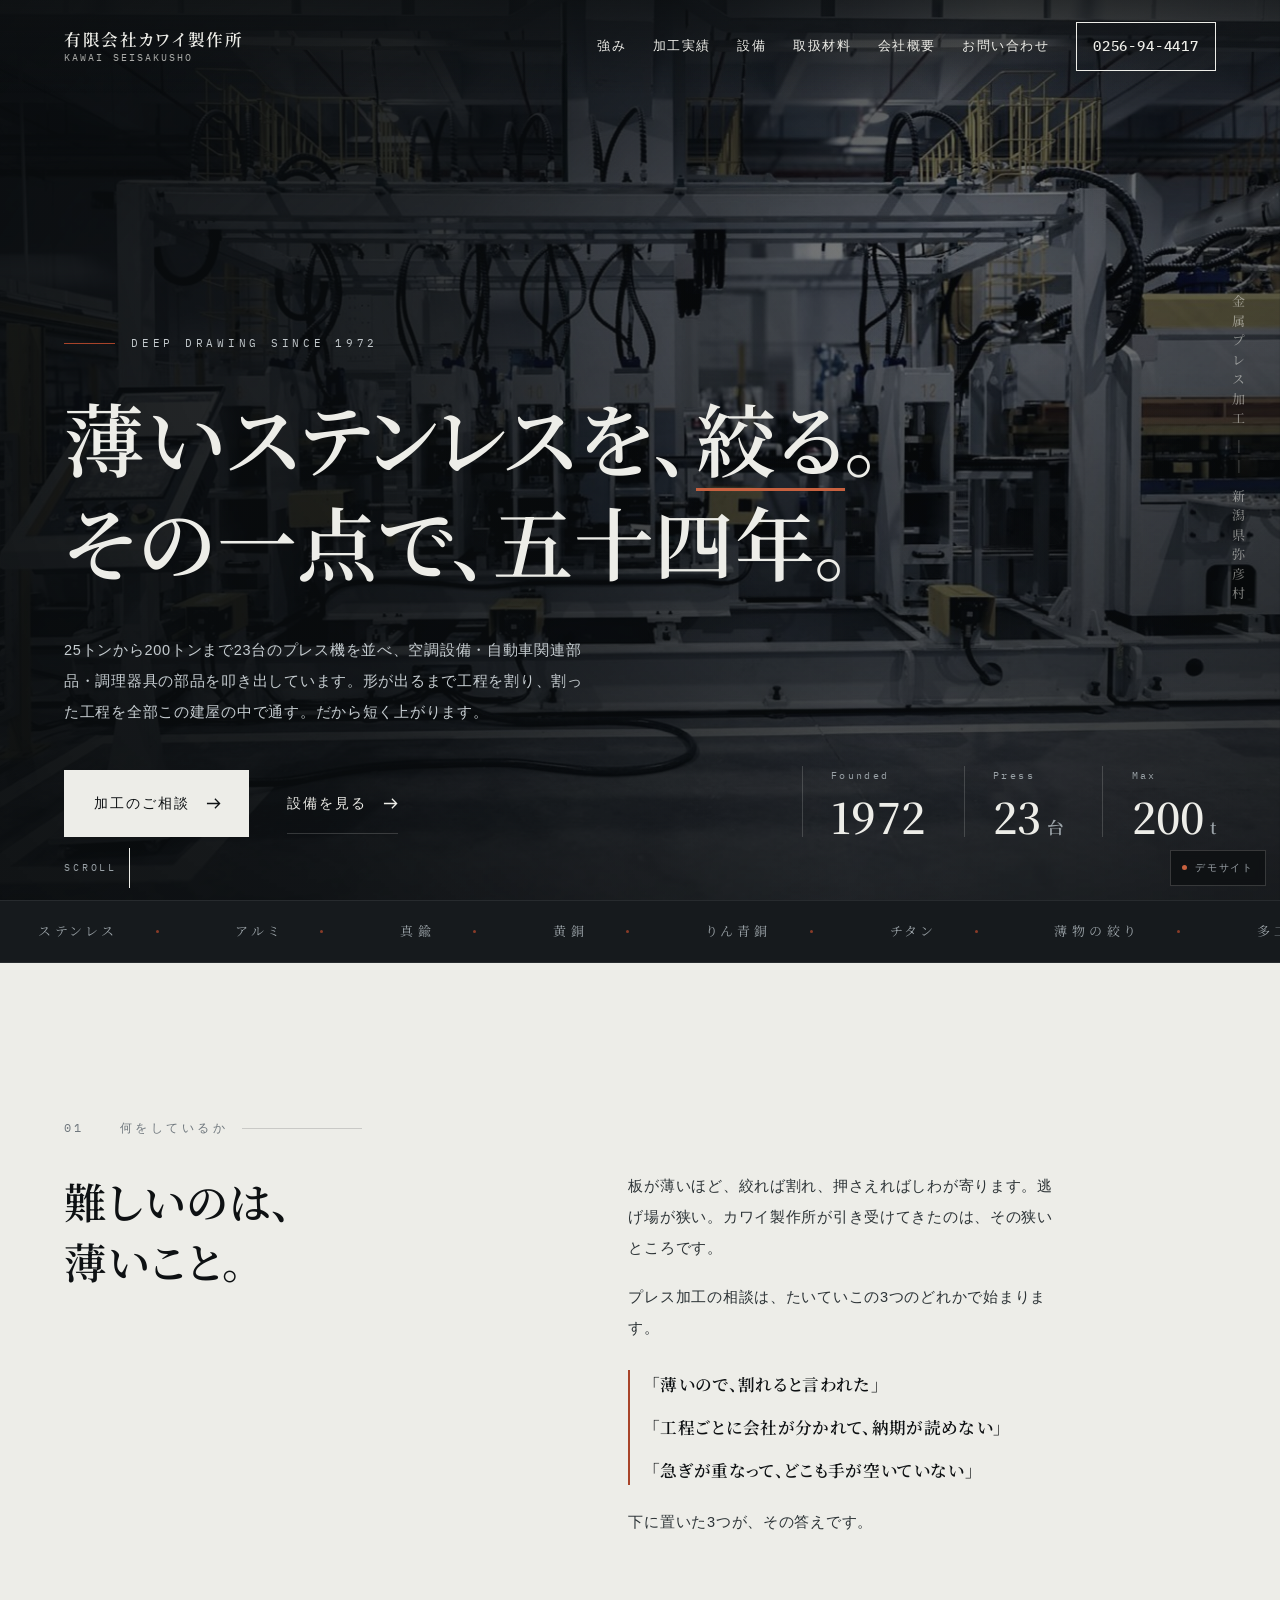
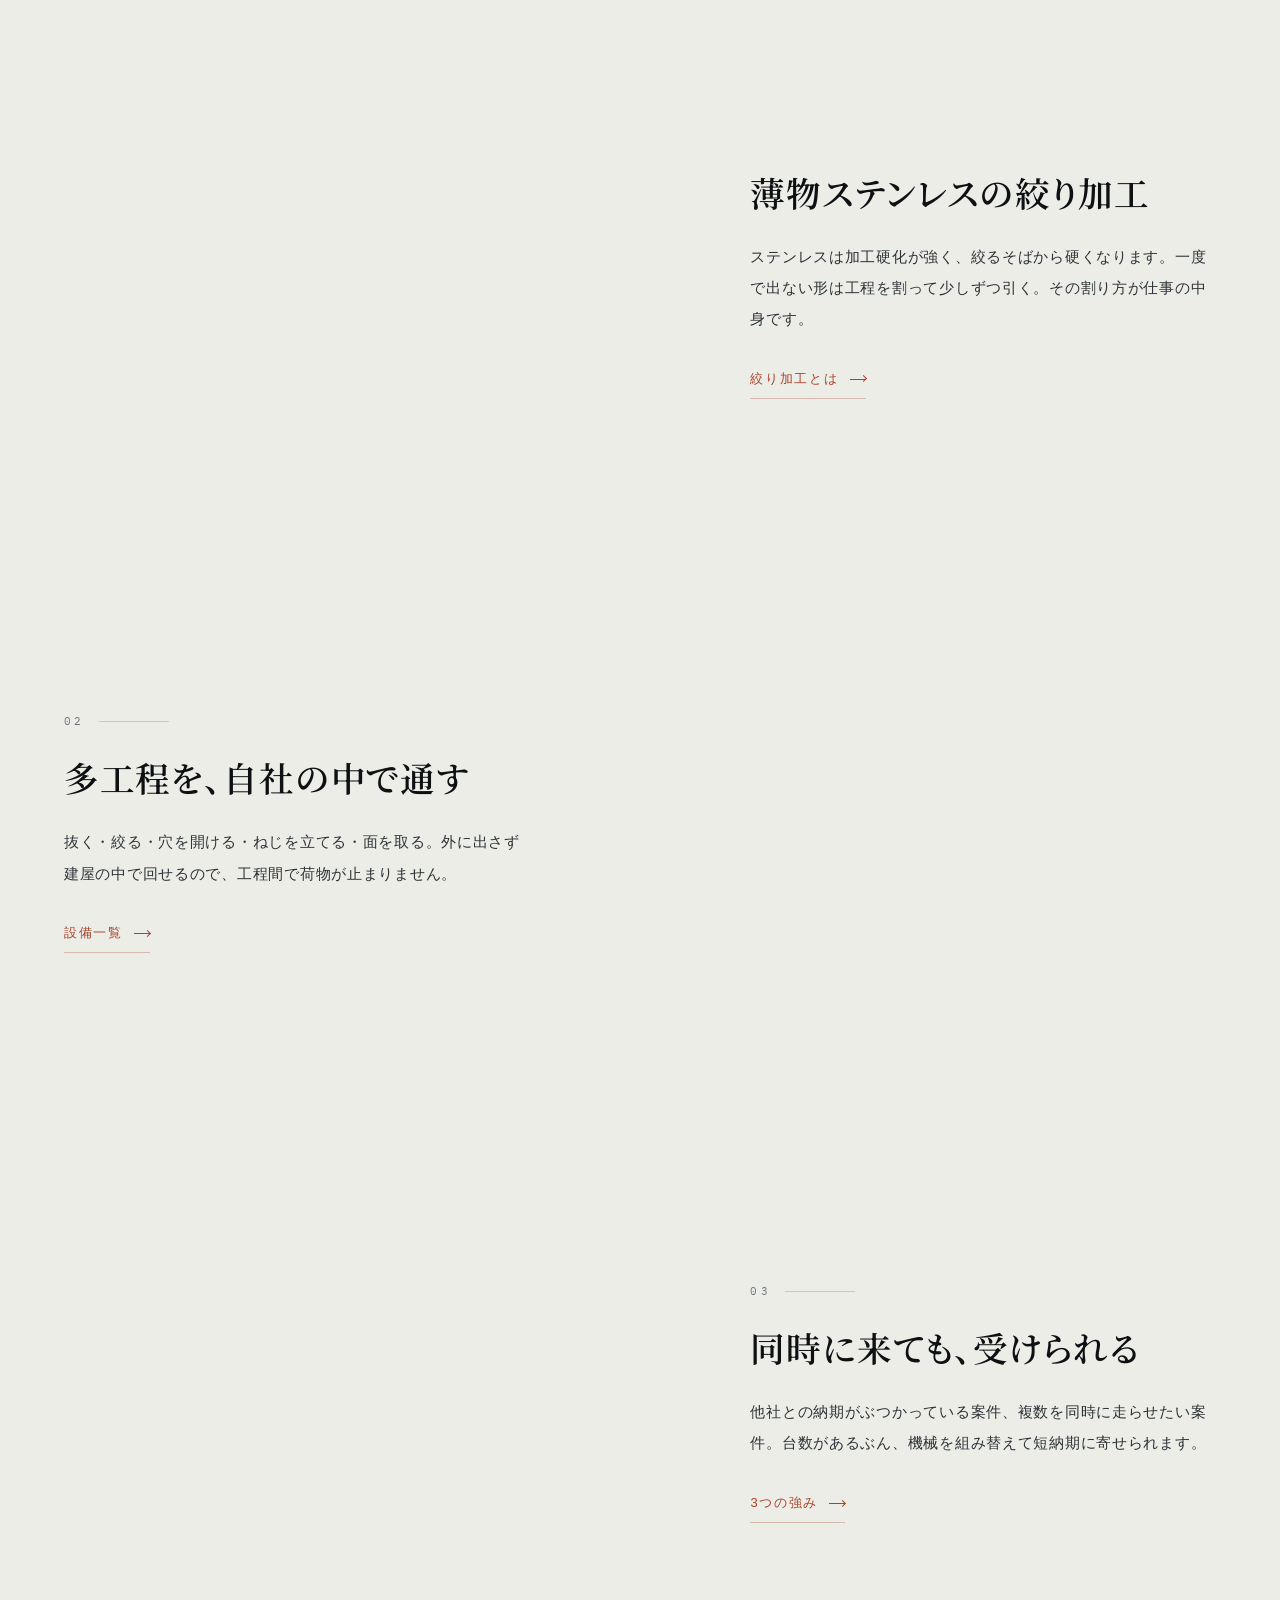
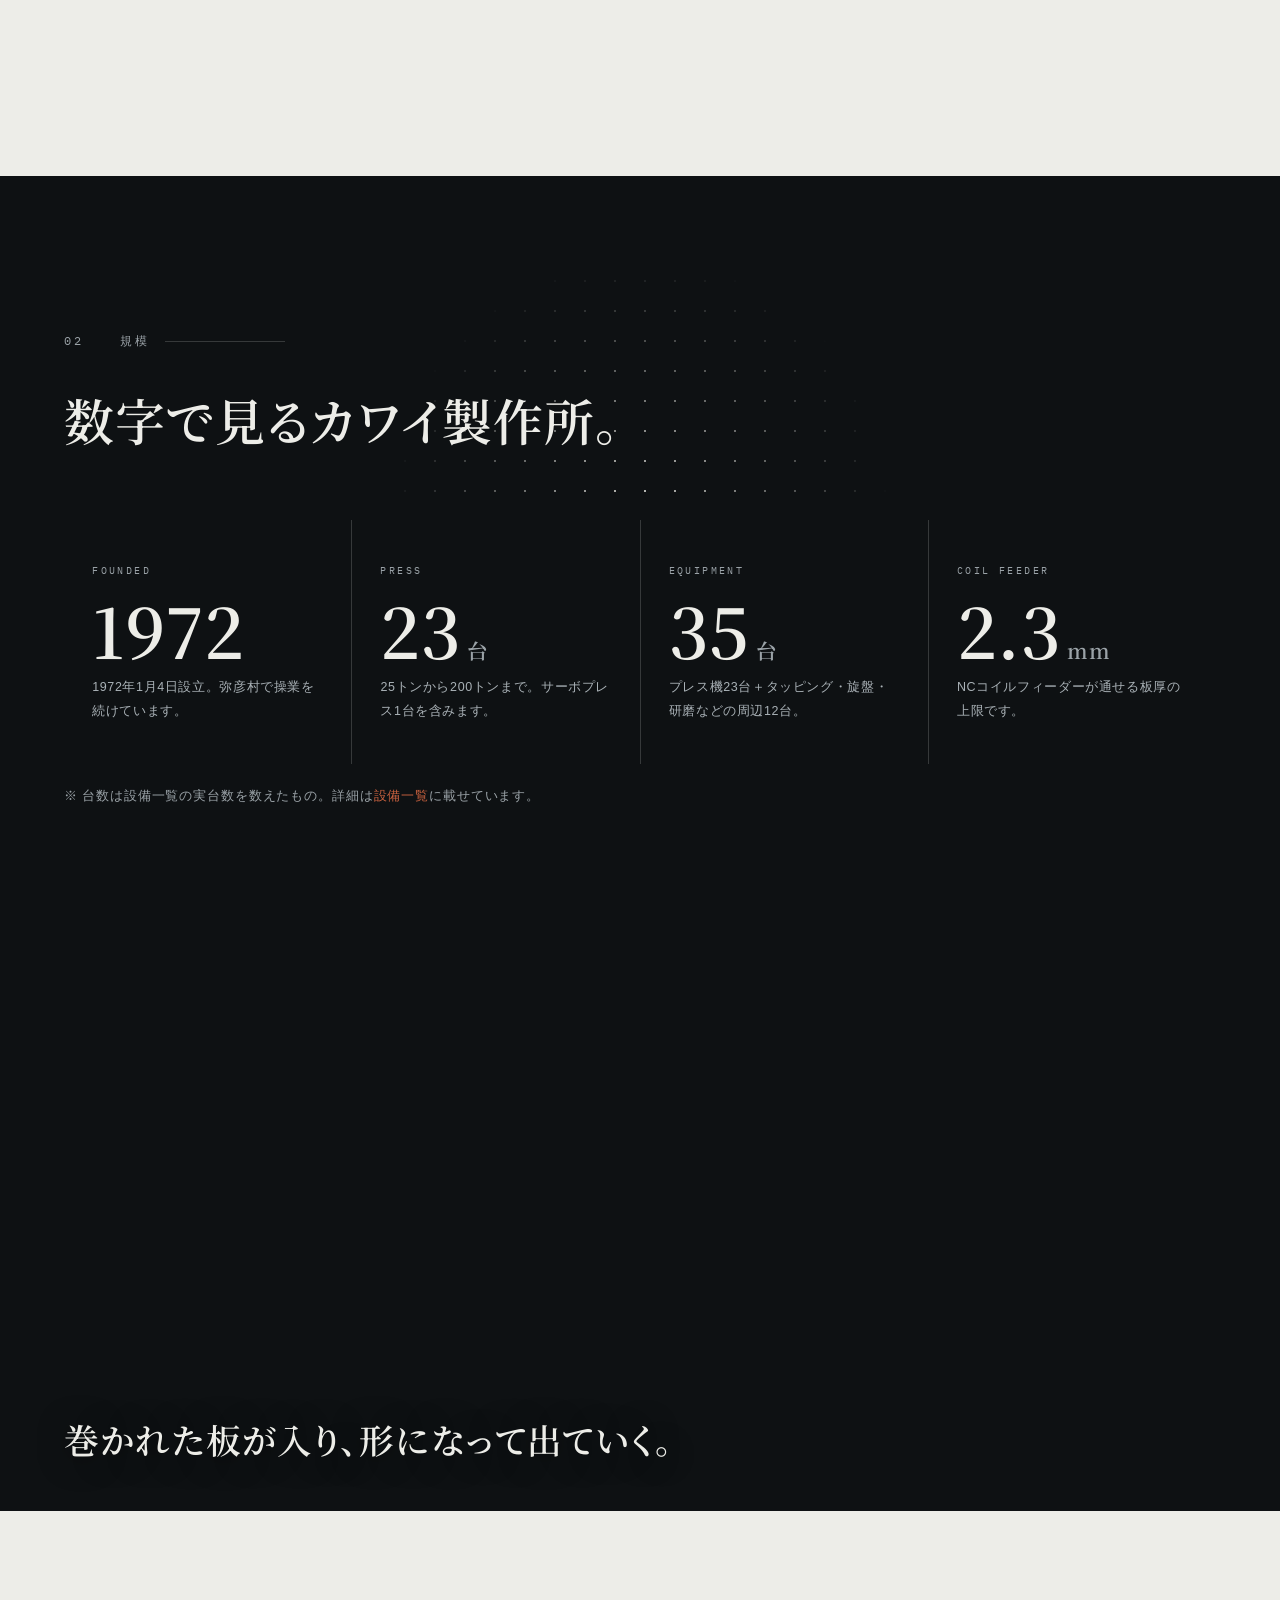
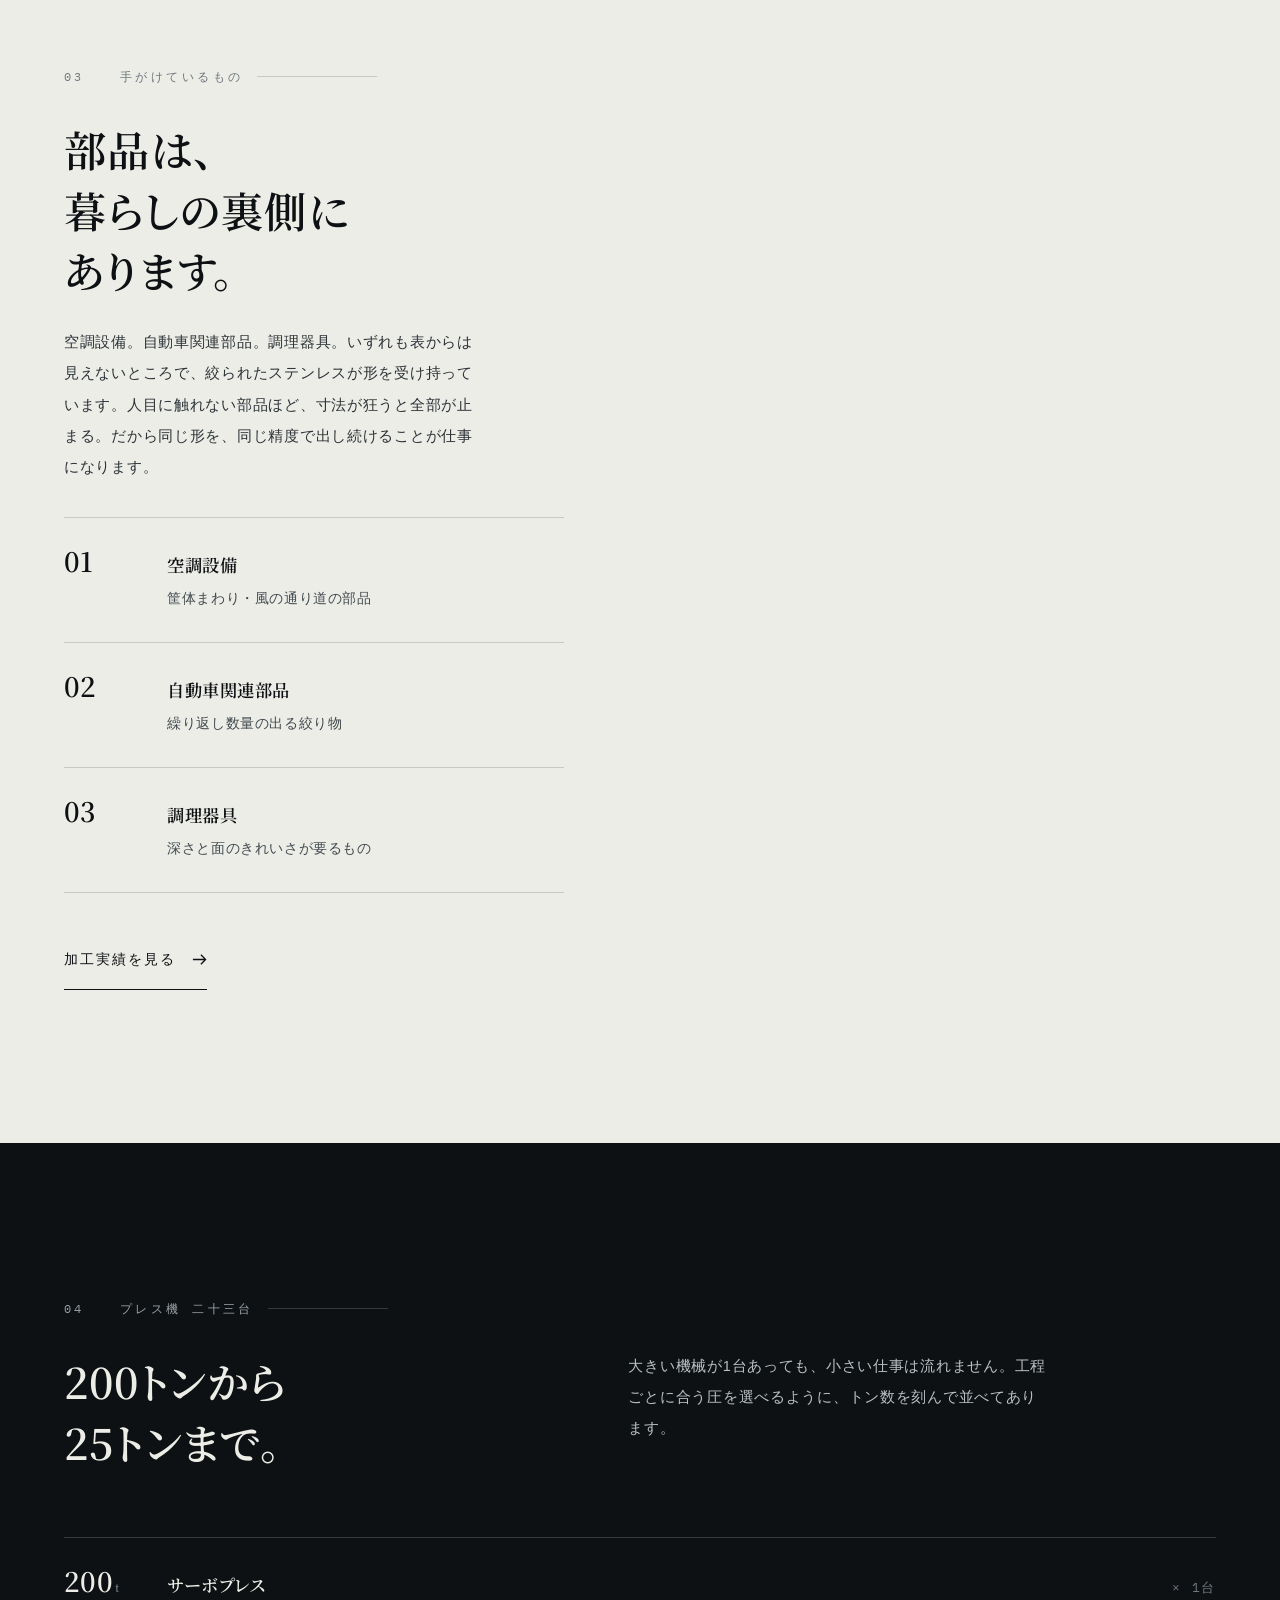
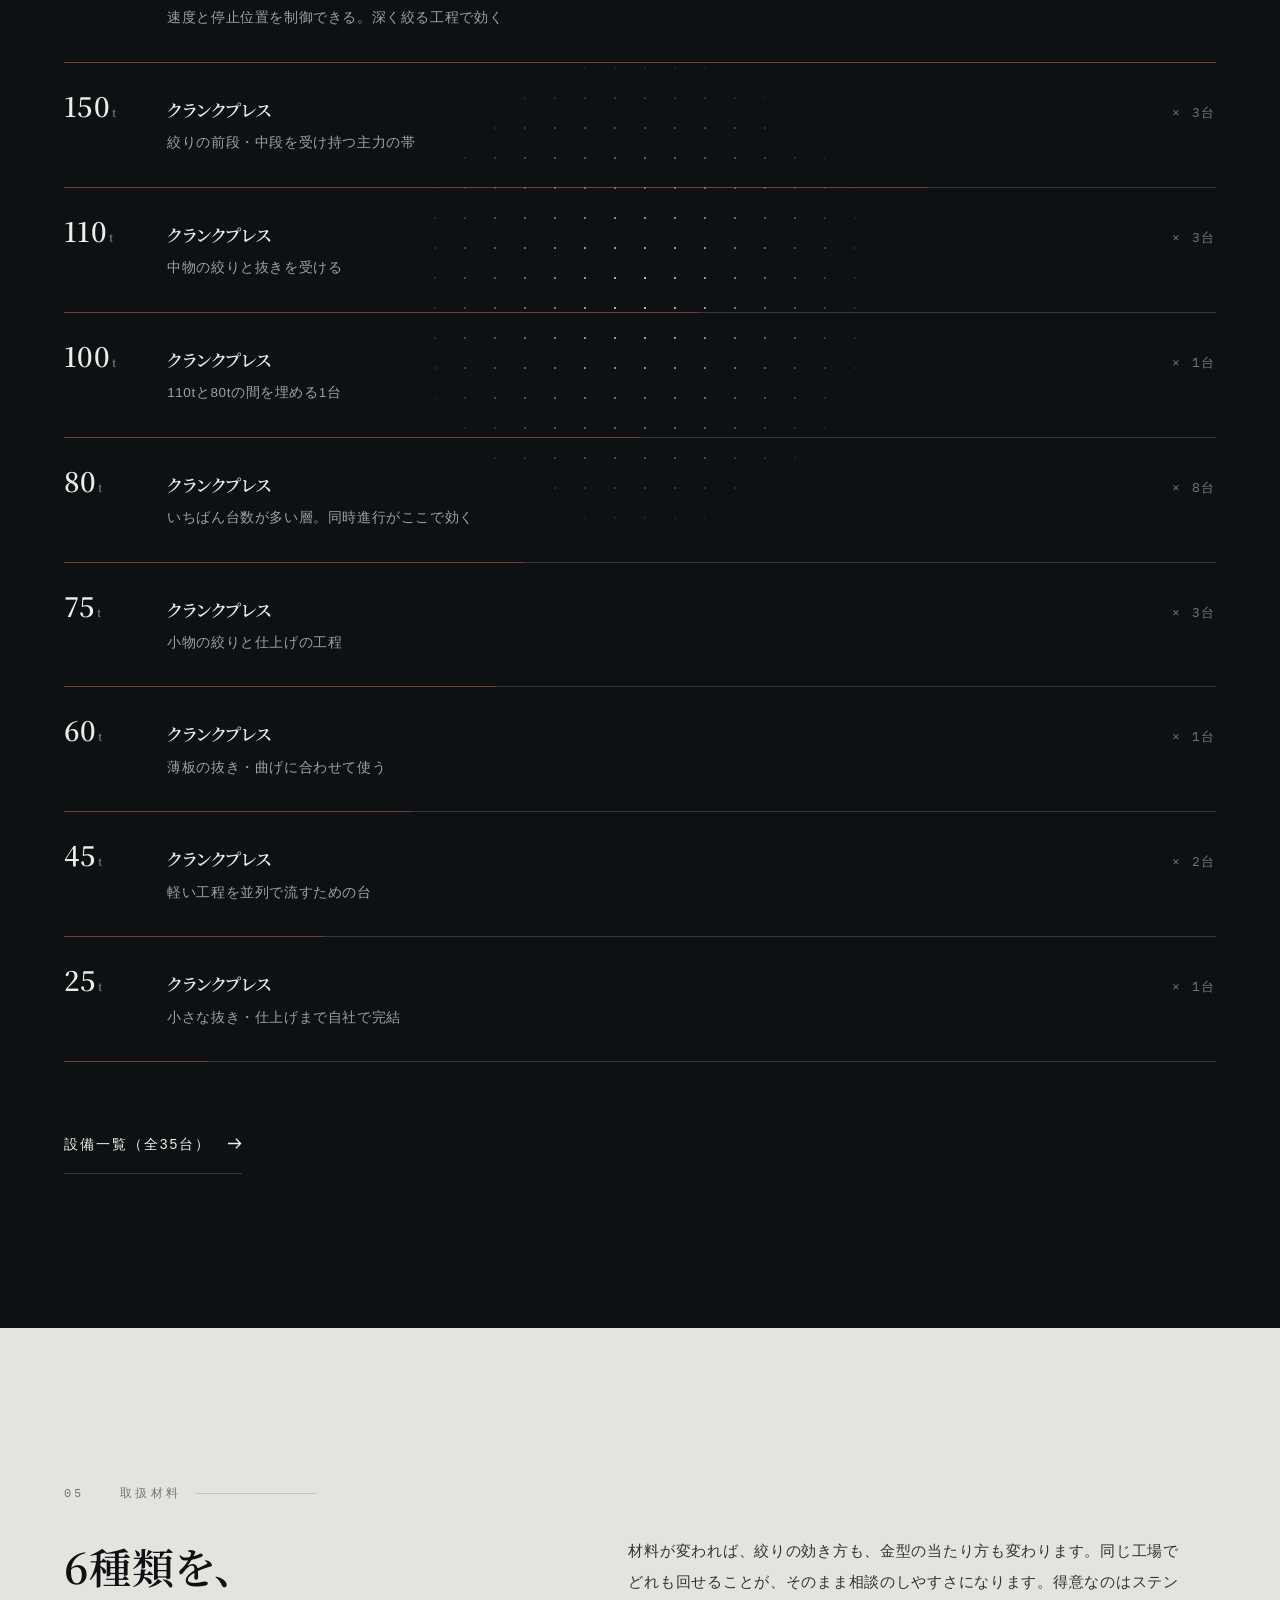
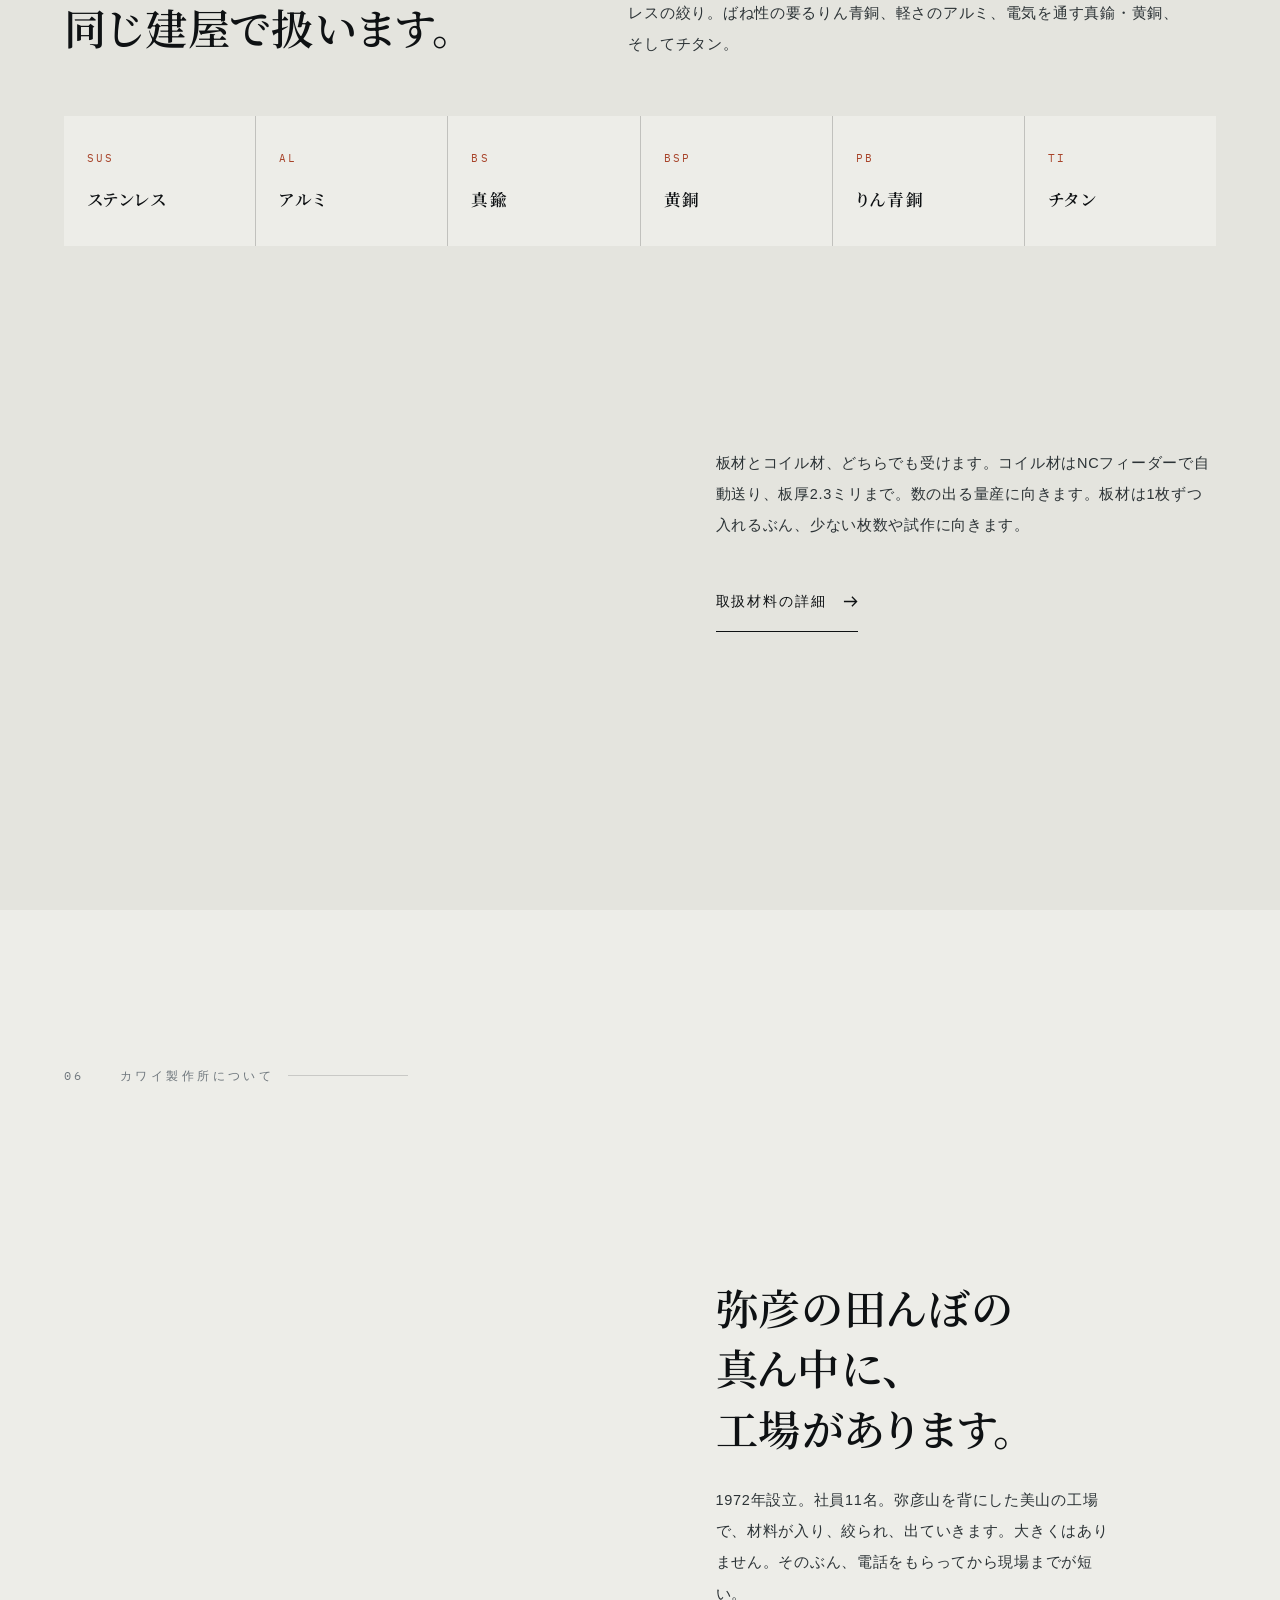
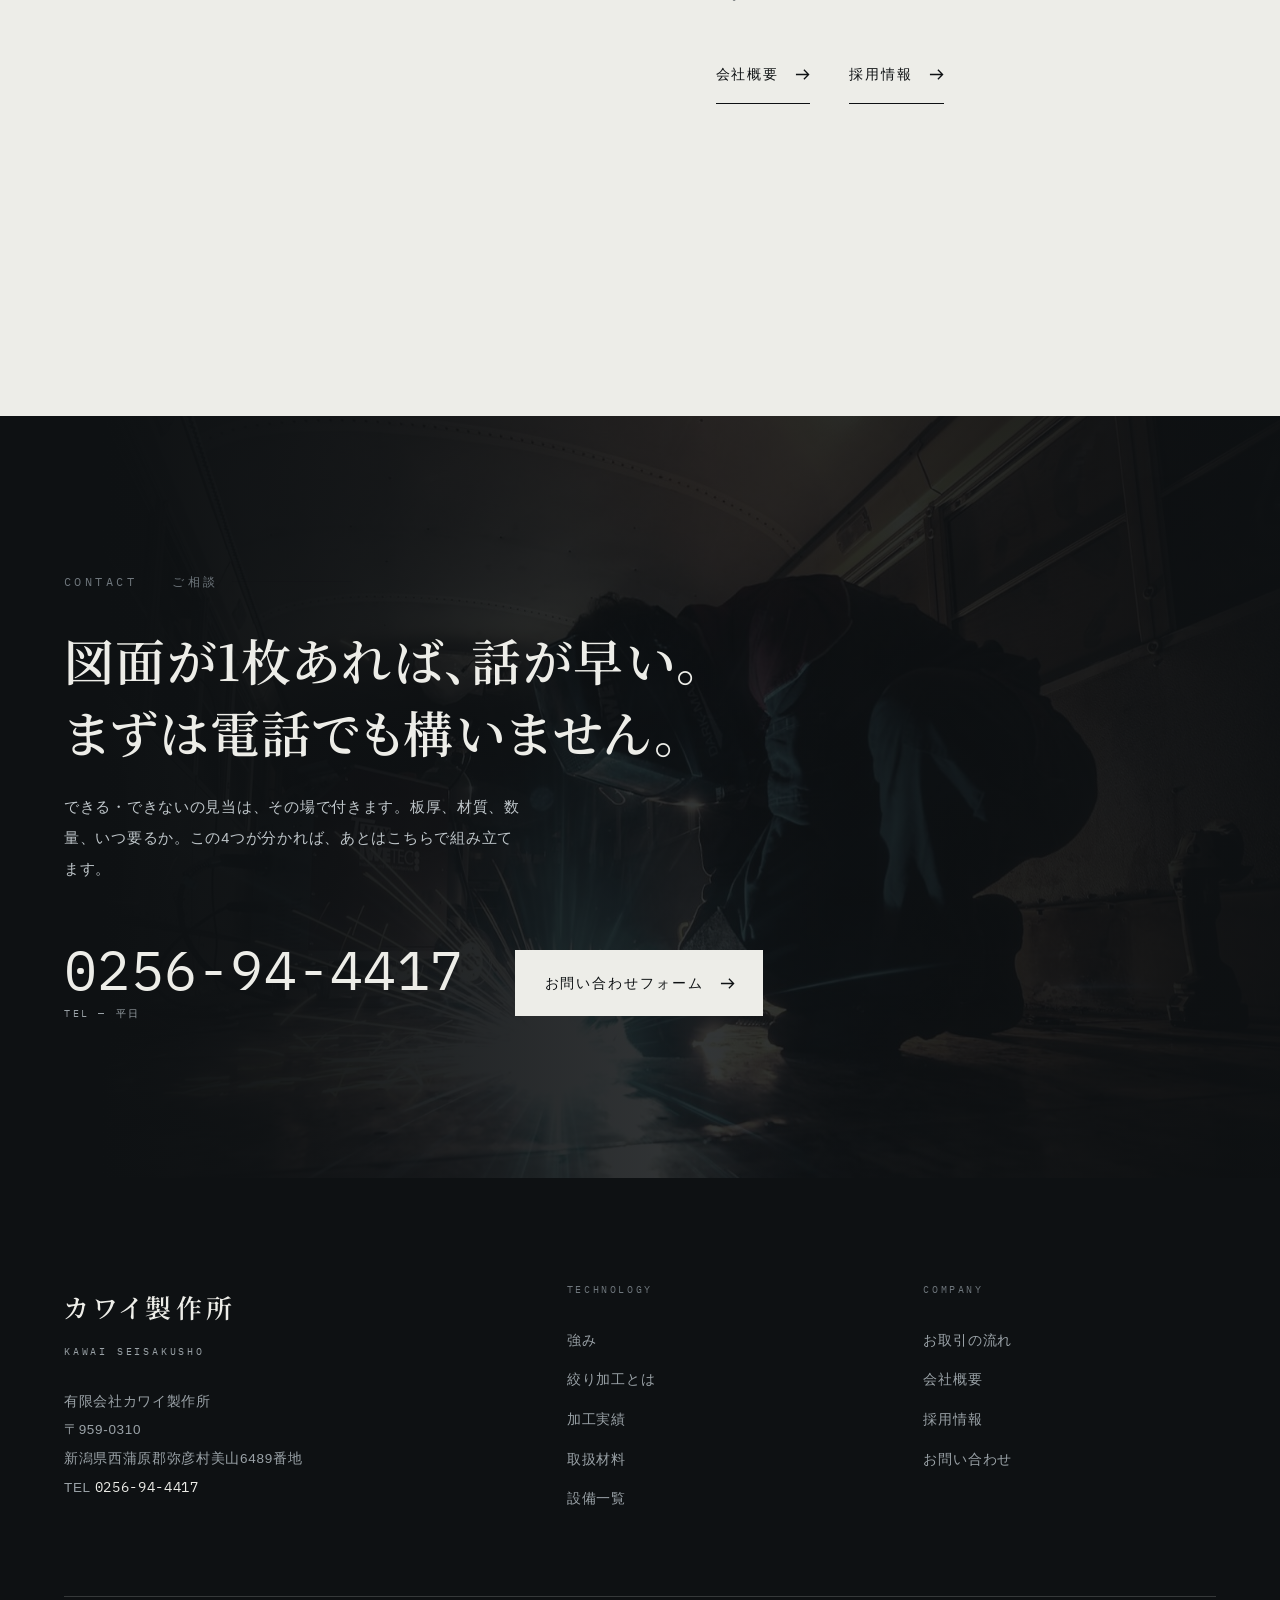
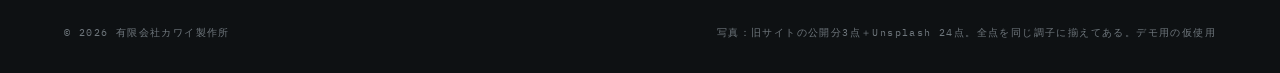
<file: index.html>
<!DOCTYPE html>
<html lang="ja">
<head>
<meta charset="UTF-8">
<meta name="viewport" content="width=device-width, initial-scale=1">
<title>金属プレス加工なら有限会社カワイ製作所｜新潟県弥彦村｜薄物ステンレス絞り加工</title>
<meta name="description" content="新潟県西蒲原郡弥彦村の金属プレス加工、有限会社カワイ製作所。薄物ステンレスの絞り加工が得意です。25トンから200トンまでプレス機23台。空調設備・自動車関連部品・調理器具。電話 0256-94-4417。">
<link rel="canonical" href="https://nextray-gk.github.io/kawai-demo/">
<meta name="robots" content="noindex, nofollow">
<meta property="og:type" content="website">
<meta property="og:title" content="金属プレス加工なら有限会社カワイ製作所｜新潟県弥彦村｜薄物ステンレス絞り加工">
<meta property="og:description" content="新潟県西蒲原郡弥彦村の金属プレス加工、有限会社カワイ製作所。薄物ステンレスの絞り加工が得意です。25トンから200トンまでプレス機23台。空調設備・自動車関連部品・調理器具。電話 0256-94-4417。">
<meta property="og:image" content="https://nextray-gk.github.io/kawai-demo/images/hero-press.jpg">
<meta property="og:site_name" content="有限会社カワイ製作所">
<meta name="twitter:card" content="summary_large_image">
<meta name="theme-color" content="#0E1113">
<link rel="icon" href="data:image/svg+xml,%3Csvg xmlns='http://www.w3.org/2000/svg' viewBox='0 0 100 100'%3E%3Crect width='100' height='100' fill='%230E1113'/%3E%3Ccircle cx='50' cy='58' r='25' fill='none' stroke='%23EDEDE8' stroke-width='7'/%3E%3Cpath d='M50 6v40' stroke='%23A8442A' stroke-width='9'/%3E%3C/svg%3E">
<link rel="preconnect" href="https://fonts.googleapis.com">
<link rel="preconnect" href="https://fonts.gstatic.com" crossorigin>
<!-- 和文も読む。Google Fonts は文字の範囲ごとに分けて配るので、1ページぶんだけ落ちてくる -->
<link href="https://fonts.googleapis.com/css2?family=IBM+Plex+Mono:wght@600&family=Noto+Serif+JP:wght@600&display=swap" rel="stylesheet">
<link rel="stylesheet" href="assets/site.css?v=20260906a">
<script type="application/ld+json">
{
  "@context": "https://schema.org",
  "@type": "Organization",
  "name": "有限会社カワイ製作所",
  "alternateName": "カワイ製作所",
  "url": "https://nextray-gk.github.io/kawai-demo/",
  "logo": "https://nextray-gk.github.io/kawai-demo/images/koujou-gaikan.jpg",
  "image": "https://nextray-gk.github.io/kawai-demo/images/hero-press.jpg",
  "description": "新潟県西蒲原郡弥彦村の金属プレス加工。薄物ステンレスの絞り加工を得意とし、空調設備・自動車関連部品・調理器具の部品を手がけています。",
  "telephone": "+81-256-94-4417",
  "foundingDate": "1972-01-04",
  "numberOfEmployees": { "@type": "QuantitativeValue", "value": 11 },
  "address": {
    "@type": "PostalAddress",
    "addressCountry": "JP",
    "postalCode": "959-0310",
    "addressRegion": "新潟県",
    "addressLocality": "西蒲原郡弥彦村",
    "streetAddress": "美山6489番地"
  },
  "makesOffer": {
    "@type": "Offer",
    "itemOffered": {
      "@type": "Service",
      "name": "金属プレス加工（薄物ステンレス絞り加工）",
      "serviceType": "Metal stamping / Deep drawing"
    }
  }
}
</script>
</head>
<body>
<header class="hd" id="hd">
  <a href="index.html" class="hd-logo" aria-label="有限会社カワイ製作所 トップへ">
    <b>有限会社カワイ製作所</b>
    <span>KAWAI SEISAKUSHO</span>
  </a>
  <nav class="hd-nav" id="nav" aria-label="メインメニュー">
    <a href="strength.html">強み</a><a href="products.html">加工実績</a><a href="equipment.html">設備</a><a href="materials.html">取扱材料</a><a href="company.html">会社概要</a><a href="contact.html">お問い合わせ</a>
    <a class="hd-tel" href="tel:0256944417">0256-94-4417</a>
  </nav>
  <button class="burger" id="burger" type="button" aria-label="メニューを開く" aria-expanded="false" aria-controls="nav"><i></i><i></i><i></i></button>
</header>
<main>
<section class="hero">
  <div class="hero-bg"><img src="images/hero-press.jpg" alt="プレス機が並ぶ加工現場" fetchpriority="high" width="1600" height="1067" decoding="async"></div>
  <div class="hero-vert"><span>金属プレス加工 ── 新潟県弥彦村</span></div>
  <div class="hero-in">
    <div class="wrap">
      <p class="hero-eye rv">DEEP DRAWING SINCE 1972</p>
      <h1 class="t-hero rv rv-1">薄いステンレスを、<span class="mk">絞る</span>。<br>その一点で、五十四年。</h1>
      <div class="hero-row">
        <div>
          <p class="t-s hero-lead rv rv-2">25トンから200トンまで23台のプレス機を並べ、空調設備・自動車関連部品・調理器具の部品を叩き出しています。形が出るまで工程を割り、割った工程を全部この建屋の中で通す。だから短く上がります。</p>
          <div class="btns rv rv-3" style="margin-top:clamp(28px,3.4vw,42px)">
            <a class="btn btn--fill" href="contact.html">加工のご相談 <svg viewBox="0 0 16 16" fill="none" stroke="currentColor" stroke-width="1.4" aria-hidden="true"><path d="M1 8h13M9.5 3l5 5-5 5"/></svg></a>
            <a class="btn " href="equipment.html">設備を見る <svg viewBox="0 0 16 16" fill="none" stroke="currentColor" stroke-width="1.4" aria-hidden="true"><path d="M1 8h13M9.5 3l5 5-5 5"/></svg></a>
          </div>
        </div>
        <dl class="hero-fig rv rv-3">
          <div><dt>Founded</dt><dd>1972</dd></div>
          <div><dt>Press</dt><dd>23<u>台</u></dd></div>
          <div><dt>Max</dt><dd>200<u>t</u></dd></div>
        </dl>
      </div>
    </div>
  </div>
  <p class="cue">SCROLL<i></i></p>
</section><div class="marq" aria-hidden="true"><div class="marq-t"><span>ステンレス</span><span>アルミ</span><span>真鍮</span><span>黄銅</span><span>りん青銅</span><span>チタン</span><span>薄物の絞り</span><span>多工程一貫</span><span>プレス機 二十三台</span><span>弥彦村美山</span><span>創業 一九七二年</span></div></div><section class="sec">
  <div class="wrap rel" style="margin-bottom:clamp(56px,8vw,110px)">
    <span class="side">仕事のこと</span>
    <p class="sec-no"><span>01</span>&nbsp;&nbsp;何をしているか</p>
    <div class="two two--l two--top">
      <h2 class="t-l rv">難しいのは、<br>薄いこと。</h2>
      <div>
        <p class="t-s rv rv-1" style="max-width:30em">板が薄いほど、絞れば割れ、押さえればしわが寄ります。逃げ場が狭い。カワイ製作所が引き受けてきたのは、その狭いところです。</p>
        <p class="t-s rv rv-1" style="max-width:30em;margin-top:18px">プレス加工の相談は、たいていこの3つのどれかで始まります。</p>
        <ul class="voice rv rv-2"><li>「薄いので、割れると言われた」</li><li>「工程ごとに会社が分かれて、納期が読めない」</li><li>「急ぎが重なって、どこも手が空いていない」</li></ul>
        <p class="t-s rv rv-2" style="max-width:30em">下に置いた3つが、その答えです。</p>
      </div>
    </div>
  </div>
  <div class="wrap"><div class="stack"><article class="st">
  <div class="st-ph rvm"><img src="images/seihin-ichiran.jpg" alt="ステンレスを絞った加工品の一例" loading="lazy" width="951" height="865" decoding="async"></div>
  <div class="st-body">
    <p class="st-n rv">01</p>
    <h3 class="t-ml rv">薄物ステンレスの絞り加工</h3>
    <p class="t-s rv rv-1">ステンレスは加工硬化が強く、絞るそばから硬くなります。一度で出ない形は工程を割って少しずつ引く。その割り方が仕事の中身です。</p>
    <div class="rv rv-2"><a class="ln" href="drawing.html">絞り加工とは<i></i></a></div>
  </div>
</article><article class="st">
  <div class="st-ph rvm"><img src="images/press-line.jpg" alt="自社工場に並ぶプレス機の列" loading="lazy" width="954" height="712" decoding="async"></div>
  <div class="st-body">
    <p class="st-n rv">02</p>
    <h3 class="t-ml rv">多工程を、自社の中で通す</h3>
    <p class="t-s rv rv-1">抜く・絞る・穴を開ける・ねじを立てる・面を取る。外に出さず建屋の中で回せるので、工程間で荷物が止まりません。</p>
    <div class="rv rv-2"><a class="ln" href="equipment.html">設備一覧<i></i></a></div>
  </div>
</article><article class="st">
  <div class="st-ph rvm"><img src="images/panel-01.jpg" alt="プレスラインの操作盤" loading="lazy" width="1600" height="1067" decoding="async"></div>
  <div class="st-body">
    <p class="st-n rv">03</p>
    <h3 class="t-ml rv">同時に来ても、受けられる</h3>
    <p class="t-s rv rv-1">他社との納期がぶつかっている案件、複数を同時に走らせたい案件。台数があるぶん、機械を組み替えて短納期に寄せられます。</p>
    <div class="rv rv-2"><a class="ln" href="strength.html">3つの強み<i></i></a></div>
  </div>
</article></div></div>
</section><section class="sec sec--ink">
  <div class="wrap rel">
    <span class="side">数字</span>
    <p class="sec-no"><span>02</span>&nbsp;&nbsp;規模</p>
    <h2 class="t-l rv" style="margin-bottom:clamp(38px,5vw,64px)">数字で見るカワイ製作所。</h2>
    <dl class="figs rv rv-1"><div class="fig"><dt>Founded</dt><dd>1972</dd><p>1972年1月4日設立。弥彦村で操業を続けています。</p></div><div class="fig"><dt>Press</dt><dd>23<u>台</u></dd><p>25トンから200トンまで。サーボプレス1台を含みます。</p></div><div class="fig"><dt>Equipment</dt><dd>35<u>台</u></dd><p>プレス機23台＋タッピング・旋盤・研磨などの周辺12台。</p></div><div class="fig"><dt>Coil feeder</dt><dd>2.3<u>mm</u></dd><p>NCコイルフィーダーが通せる板厚の上限です。</p></div></dl>
    <p class="t-xs rv" style="margin-top:20px">※ 台数は設備一覧の実台数を数えたもの。詳細は<a href="equipment.html" style="color:var(--rust-lt)">設備一覧</a>に載せています。</p>
  </div>
</section><section class="band" style="position:relative;background:var(--ink)">
  <div class="pic pic--wide rvm" style="opacity:.9"><img src="images/coil-01.jpg" alt="コイル材" loading="lazy" width="1600" height="1066" decoding="async"></div>
  <div class="wrap" style="position:absolute;inset:auto 0 0 0;padding-bottom:clamp(24px,3.5vw,52px);pointer-events:none">
    <p class="t-ml rv" style="color:var(--paper);text-shadow:0 2px 30px rgba(0,0,0,.6)">巻かれた板が入り、形になって出ていく。</p>
  </div>
</section><section class="sec">
  <div class="wrap rel">
    <span class="side">分野</span>
    <p class="sec-no"><span>03</span>&nbsp;&nbsp;手がけているもの</p>
    <div class="two two--l two--top">
      <div>
        <h2 class="t-l rv">部品は、<br>暮らしの裏側に<br>あります。</h2>
        <p class="t-s rv rv-1" style="margin-top:26px;max-width:29em">空調設備。自動車関連部品。調理器具。いずれも表からは見えないところで、絞られたステンレスが形を受け持っています。人目に触れない部品ほど、寸法が狂うと全部が止まる。だから同じ形を、同じ精度で出し続けることが仕事になります。</p>
        <div class="rows rv rv-2" style="margin-top:34px">
          <div class="row"><span class="n">01</span><div><h3>空調設備</h3><p>筐体まわり・風の通り道の部品</p></div><span class="qty"></span></div>
          <div class="row"><span class="n">02</span><div><h3>自動車関連部品</h3><p>繰り返し数量の出る絞り物</p></div><span class="qty"></span></div>
          <div class="row"><span class="n">03</span><div><h3>調理器具</h3><p>深さと面のきれいさが要るもの</p></div><span class="qty"></span></div>
        </div>
        <div class="rv rv-3" style="margin-top:36px"><a class="btn " href="products.html">加工実績を見る <svg viewBox="0 0 16 16" fill="none" stroke="currentColor" stroke-width="1.4" aria-hidden="true"><path d="M1 8h13M9.5 3l5 5-5 5"/></svg></a></div>
      </div>
      <div class="bleed-r" style="display:grid;grid-template-columns:1fr 1fr;gap:clamp(8px,.9vw,14px)">
        <div class="pic pic--wide rvm" style="grid-column:1 / -1"><img src="images/cook-01.jpg" alt="調理器具" loading="lazy" width="1600" height="1067" decoding="async"></div>
        <div class="pic pic--43 rvm"><img src="images/auto-02.jpg" alt="自動車の部品" loading="lazy" width="1600" height="990" decoding="async"></div>
        <div class="pic pic--43 rvm"><img src="images/cook-03.jpg" alt="絞り上がった調理器具の部品" loading="lazy" width="1600" height="1063" decoding="async"></div>
      </div>
    </div>
  </div>
</section><section class="sec sec--ink">
  <div class="wrap rel">
    <span class="side">設備</span>
    <p class="sec-no"><span>04</span>&nbsp;&nbsp;プレス機 二十三台</p>
    <div class="two two--l two--top" style="margin-bottom:clamp(38px,5vw,64px)">
      <h2 class="t-l rv">200トンから<br>25トンまで。</h2>
      <p class="t-s rv rv-1" style="max-width:29em">大きい機械が1台あっても、小さい仕事は流れません。工程ごとに合う圧を選べるように、トン数を刻んで並べてあります。</p>
    </div>
    <div class="rows rv rv-1"><div class="row"><span class="n">200<u>t</u></span><div><h3>サーボプレス</h3><p>速度と停止位置を制御できる。深く絞る工程で効く</p></div><span class="qty">× 1台</span><i class="bar" data-w="100.0%"></i></div><div class="row"><span class="n">150<u>t</u></span><div><h3>クランクプレス</h3><p>絞りの前段・中段を受け持つ主力の帯</p></div><span class="qty">× 3台</span><i class="bar" data-w="75.0%"></i></div><div class="row"><span class="n">110<u>t</u></span><div><h3>クランクプレス</h3><p>中物の絞りと抜きを受ける</p></div><span class="qty">× 3台</span><i class="bar" data-w="55.0%"></i></div><div class="row"><span class="n">100<u>t</u></span><div><h3>クランクプレス</h3><p>110tと80tの間を埋める1台</p></div><span class="qty">× 1台</span><i class="bar" data-w="50.0%"></i></div><div class="row"><span class="n">80<u>t</u></span><div><h3>クランクプレス</h3><p>いちばん台数が多い層。同時進行がここで効く</p></div><span class="qty">× 8台</span><i class="bar" data-w="40.0%"></i></div><div class="row"><span class="n">75<u>t</u></span><div><h3>クランクプレス</h3><p>小物の絞りと仕上げの工程</p></div><span class="qty">× 3台</span><i class="bar" data-w="37.5%"></i></div><div class="row"><span class="n">60<u>t</u></span><div><h3>クランクプレス</h3><p>薄板の抜き・曲げに合わせて使う</p></div><span class="qty">× 1台</span><i class="bar" data-w="30.0%"></i></div><div class="row"><span class="n">45<u>t</u></span><div><h3>クランクプレス</h3><p>軽い工程を並列で流すための台</p></div><span class="qty">× 2台</span><i class="bar" data-w="22.5%"></i></div><div class="row"><span class="n">25<u>t</u></span><div><h3>クランクプレス</h3><p>小さな抜き・仕上げまで自社で完結</p></div><span class="qty">× 1台</span><i class="bar" data-w="12.5%"></i></div></div>
    <div class="rv" style="margin-top:clamp(34px,4vw,52px)"><a class="btn " href="equipment.html">設備一覧（全35台） <svg viewBox="0 0 16 16" fill="none" stroke="currentColor" stroke-width="1.4" aria-hidden="true"><path d="M1 8h13M9.5 3l5 5-5 5"/></svg></a></div>
  </div>
</section><section class="sec sec--paper2">
  <div class="wrap rel">
    <span class="side">材料</span>
    <p class="sec-no"><span>05</span>&nbsp;&nbsp;取扱材料</p>
    <div class="two two--l two--top" style="margin-bottom:clamp(34px,4.5vw,56px)">
      <h2 class="t-l rv">6種類を、<br>同じ建屋で扱います。</h2>
      <p class="t-s rv rv-1">材料が変われば、絞りの効き方も、金型の当たり方も変わります。同じ工場でどれも回せることが、そのまま相談のしやすさになります。得意なのはステンレスの絞り。ばね性の要るりん青銅、軽さのアルミ、電気を通す真鍮・黄銅、そしてチタン。</p>
    </div>
    <div class="mats rv rv-1"><div class="mat"><b>SUS</b><span>ステンレス</span></div><div class="mat"><b>AL</b><span>アルミ</span></div><div class="mat"><b>BS</b><span>真鍮</span></div><div class="mat"><b>BSP</b><span>黄銅</span></div><div class="mat"><b>PB</b><span>りん青銅</span></div><div class="mat"><b>TI</b><span>チタン</span></div></div>
    <div class="two two--r" style="margin-top:clamp(46px,6vw,76px)">
      <div class="pic pic--32 rvm bleed-l"><img src="images/sheet-01.jpg" alt="積まれた板材" loading="lazy" width="1600" height="899" decoding="async"></div>
      <div>
        <p class="t-s rv">板材とコイル材、どちらでも受けます。コイル材はNCフィーダーで自動送り、板厚2.3ミリまで。数の出る量産に向きます。板材は1枚ずつ入れるぶん、少ない枚数や試作に向きます。</p>
        <div class="rv rv-1" style="margin-top:30px"><a class="btn " href="materials.html">取扱材料の詳細 <svg viewBox="0 0 16 16" fill="none" stroke="currentColor" stroke-width="1.4" aria-hidden="true"><path d="M1 8h13M9.5 3l5 5-5 5"/></svg></a></div>
      </div>
    </div>
  </div>
</section><section class="sec">
  <div class="wrap rel">
    <span class="side">会社</span>
    <p class="sec-no"><span>06</span>&nbsp;&nbsp;カワイ製作所について</p>
    <div class="two two--r">
      <div class="bleed-l" style="display:grid;gap:clamp(8px,.9vw,14px)">
        <div class="pic pic--169 rvm"><img src="images/koujou-gaikan.jpg" alt="有限会社カワイ製作所の工場外観" loading="lazy" width="959" height="717" decoding="async"><cite>YAHIKO, NIIGATA</cite></div>
        <div class="pic pic--169 rvm"><img src="images/field-02.jpg" alt="弥彦周辺の田園風景" loading="lazy" width="1600" height="1066" decoding="async"></div>
      </div>
      <div>
        <h2 class="t-l rv">弥彦の田んぼの<br>真ん中に、<br>工場があります。</h2>
        <p class="t-s rv rv-1" style="margin-top:26px;max-width:28em">1972年設立。社員11名。弥彦山を背にした美山の工場で、材料が入り、絞られ、出ていきます。大きくはありません。そのぶん、電話をもらってから現場までが短い。</p>
        <div class="btns rv rv-2" style="margin-top:34px">
          <a class="btn " href="company.html">会社概要 <svg viewBox="0 0 16 16" fill="none" stroke="currentColor" stroke-width="1.4" aria-hidden="true"><path d="M1 8h13M9.5 3l5 5-5 5"/></svg></a>
          <a class="btn " href="recruit.html">採用情報 <svg viewBox="0 0 16 16" fill="none" stroke="currentColor" stroke-width="1.4" aria-hidden="true"><path d="M1 8h13M9.5 3l5 5-5 5"/></svg></a>
        </div>
      </div>
    </div>
  </div>
</section><section class="call">
  <div class="call-bg"><img src="images/sparks-03.jpg" alt="" loading="lazy" width="1600" height="1066" decoding="async"></div>
  <div class="call-in wrap">
    <p class="sec-no"><span>CONTACT</span>&nbsp;&nbsp;ご相談</p>
    <h2 class="t-l rv">図面が1枚あれば、話が早い。<br>まずは電話でも構いません。</h2>
    <p class="t-s rv rv-1" style="max-width:32em;margin-top:24px">できる・できないの見当は、その場で付きます。板厚、材質、数量、いつ要るか。この4つが分かれば、あとはこちらで組み立てます。</p>
    <div class="call-row rv rv-2">
      <a class="call-tel" href="tel:0256944417"><b>0256-94-4417</b><span>TEL — 平日</span></a>
      <a class="btn btn--fill" href="contact.html">お問い合わせフォーム <svg viewBox="0 0 16 16" fill="none" stroke="currentColor" stroke-width="1.4" aria-hidden="true"><path d="M1 8h13M9.5 3l5 5-5 5"/></svg></a>
    </div>
  </div>
</section>
</main>
<footer class="ft">
  <div class="wrap">
    <div class="ft-top">
      <div class="ft-logo">
        <b>カワイ製作所</b>
        <span>KAWAI SEISAKUSHO</span>
        <address>有限会社カワイ製作所<br>〒959-0310<br>新潟県西蒲原郡弥彦村美山6489番地<br>TEL <a href="tel:0256944417">0256-94-4417</a></address>
      </div>
      <nav class="ft-col" aria-label="Technology"><h4>Technology</h4><a href="strength.html">強み</a><a href="drawing.html">絞り加工とは</a><a href="products.html">加工実績</a><a href="materials.html">取扱材料</a><a href="equipment.html">設備一覧</a></nav><nav class="ft-col" aria-label="Company"><h4>Company</h4><a href="process.html">お取引の流れ</a><a href="company.html">会社概要</a><a href="recruit.html">採用情報</a><a href="contact.html">お問い合わせ</a></nav>
    </div>
    <div class="ft-bot">
      <span>&copy; <span data-year></span> 有限会社カワイ製作所</span>
      <span>写真：旧サイトの公開分3点＋Unsplash 24点。全点を同じ調子に揃えてある。デモ用の仮使用</span>
    </div>
  </div>
</footer>

<!-- ▼ デモサイトのときだけ。本番では common.py の DEMO を False にする -->
<button class="demo-tag" type="button" popovertarget="demoNote" title="これはデモサイトです。掲載内容と写真は公開情報をもとにした制作イメージで、実際の営業内容とは異なる場合があります。制作：NEXTRAY合同会社">デモサイト</button>
<div class="demo-note" id="demoNote" popover>
  <p><b>これはデモサイトです。</b>掲載内容と写真は公開情報をもとにした制作イメージで、実際の営業内容とは異なる場合があります。</p>
  <p class="demo-by">制作：NEXTRAY合同会社</p>
  <button type="button" popovertarget="demoNote" popovertargetaction="hide">閉じる</button>
</div>
<!-- ▲ -->

<script src="assets/site.js?v=20260906a"></script>
</body>
</html>
</file>
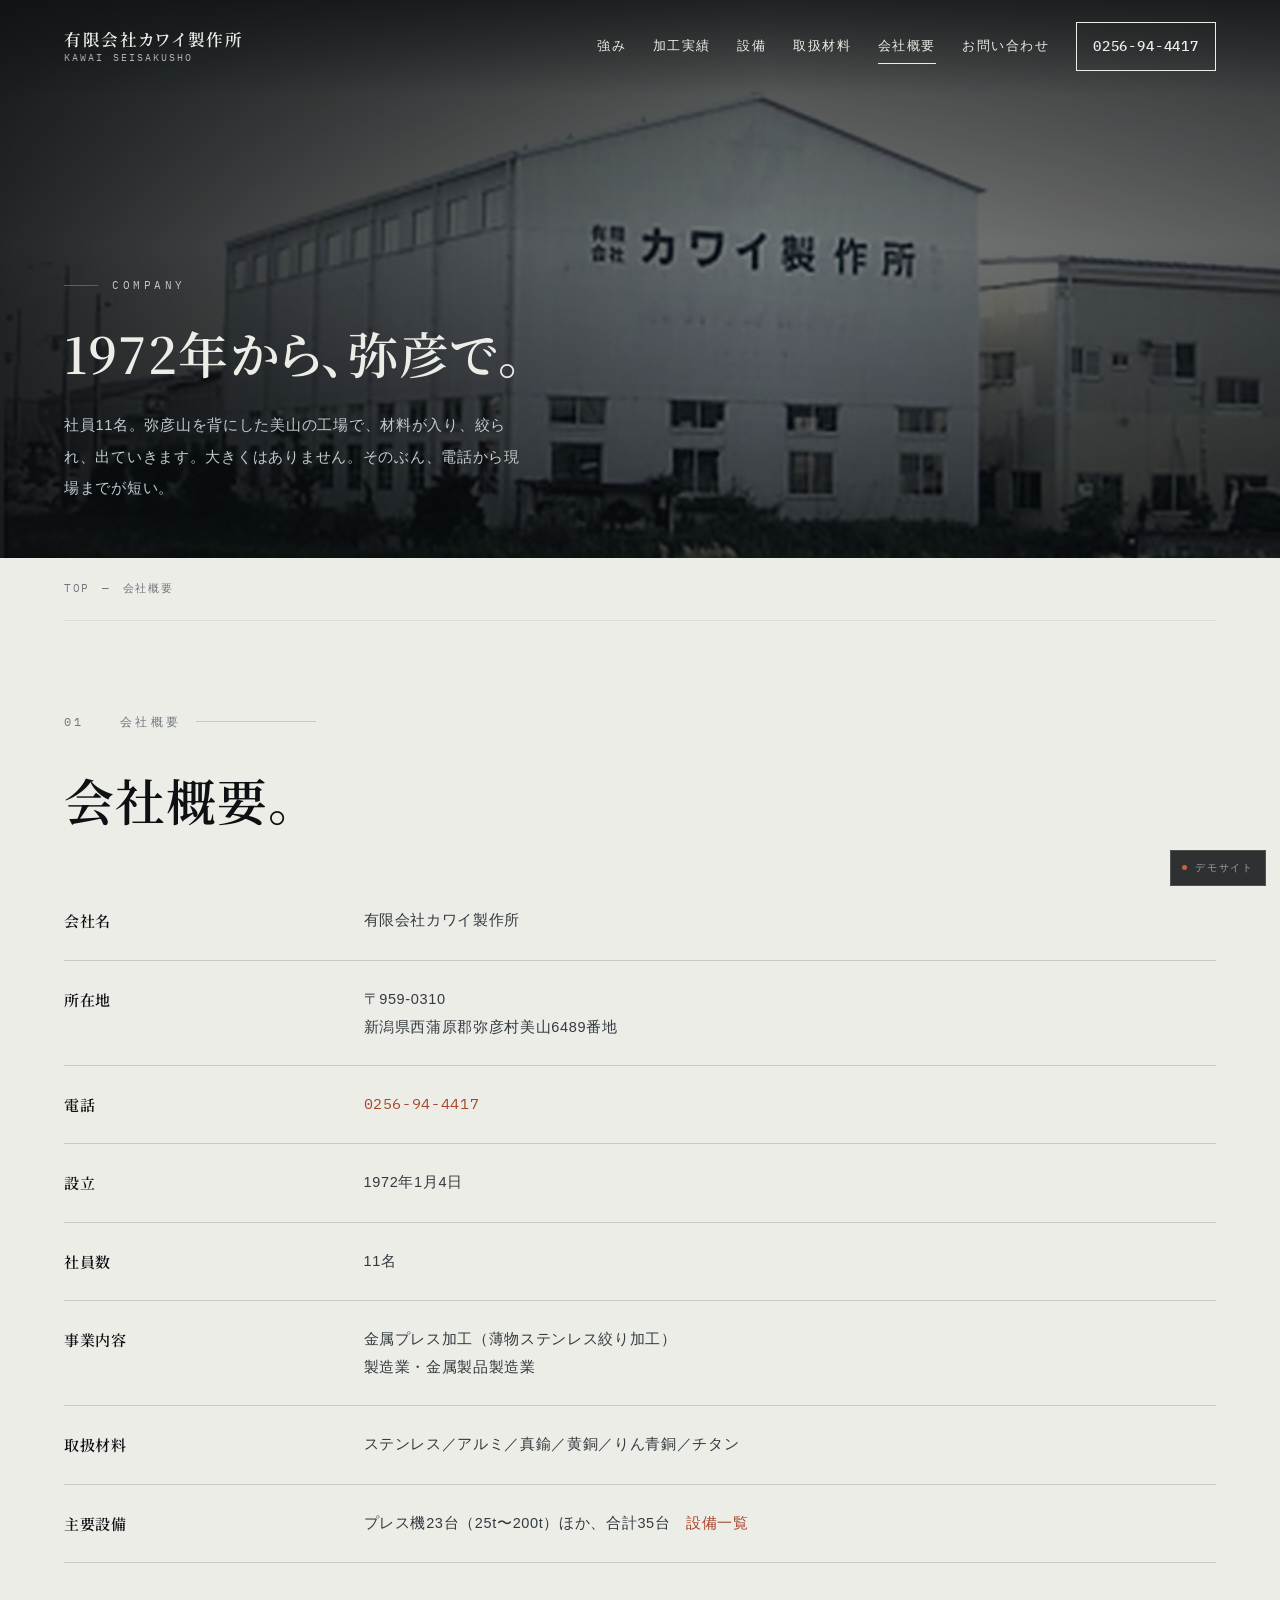
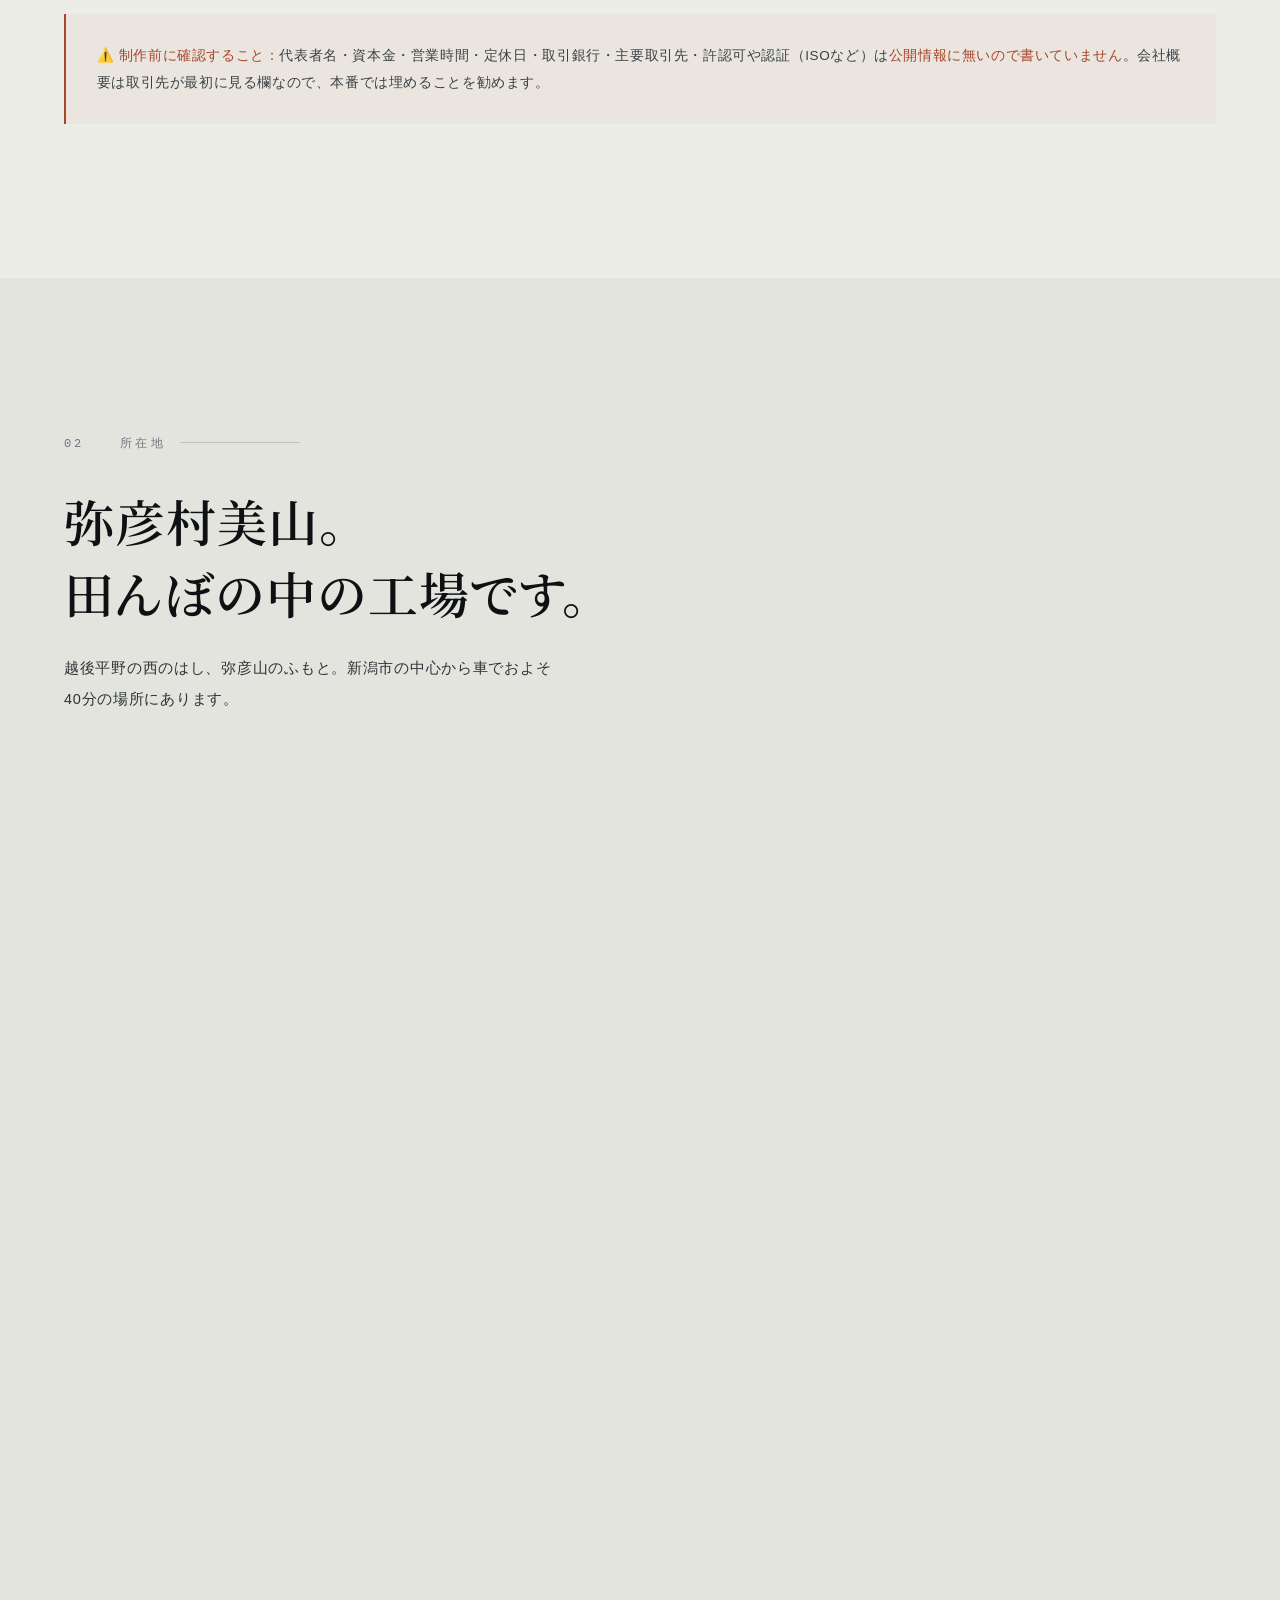
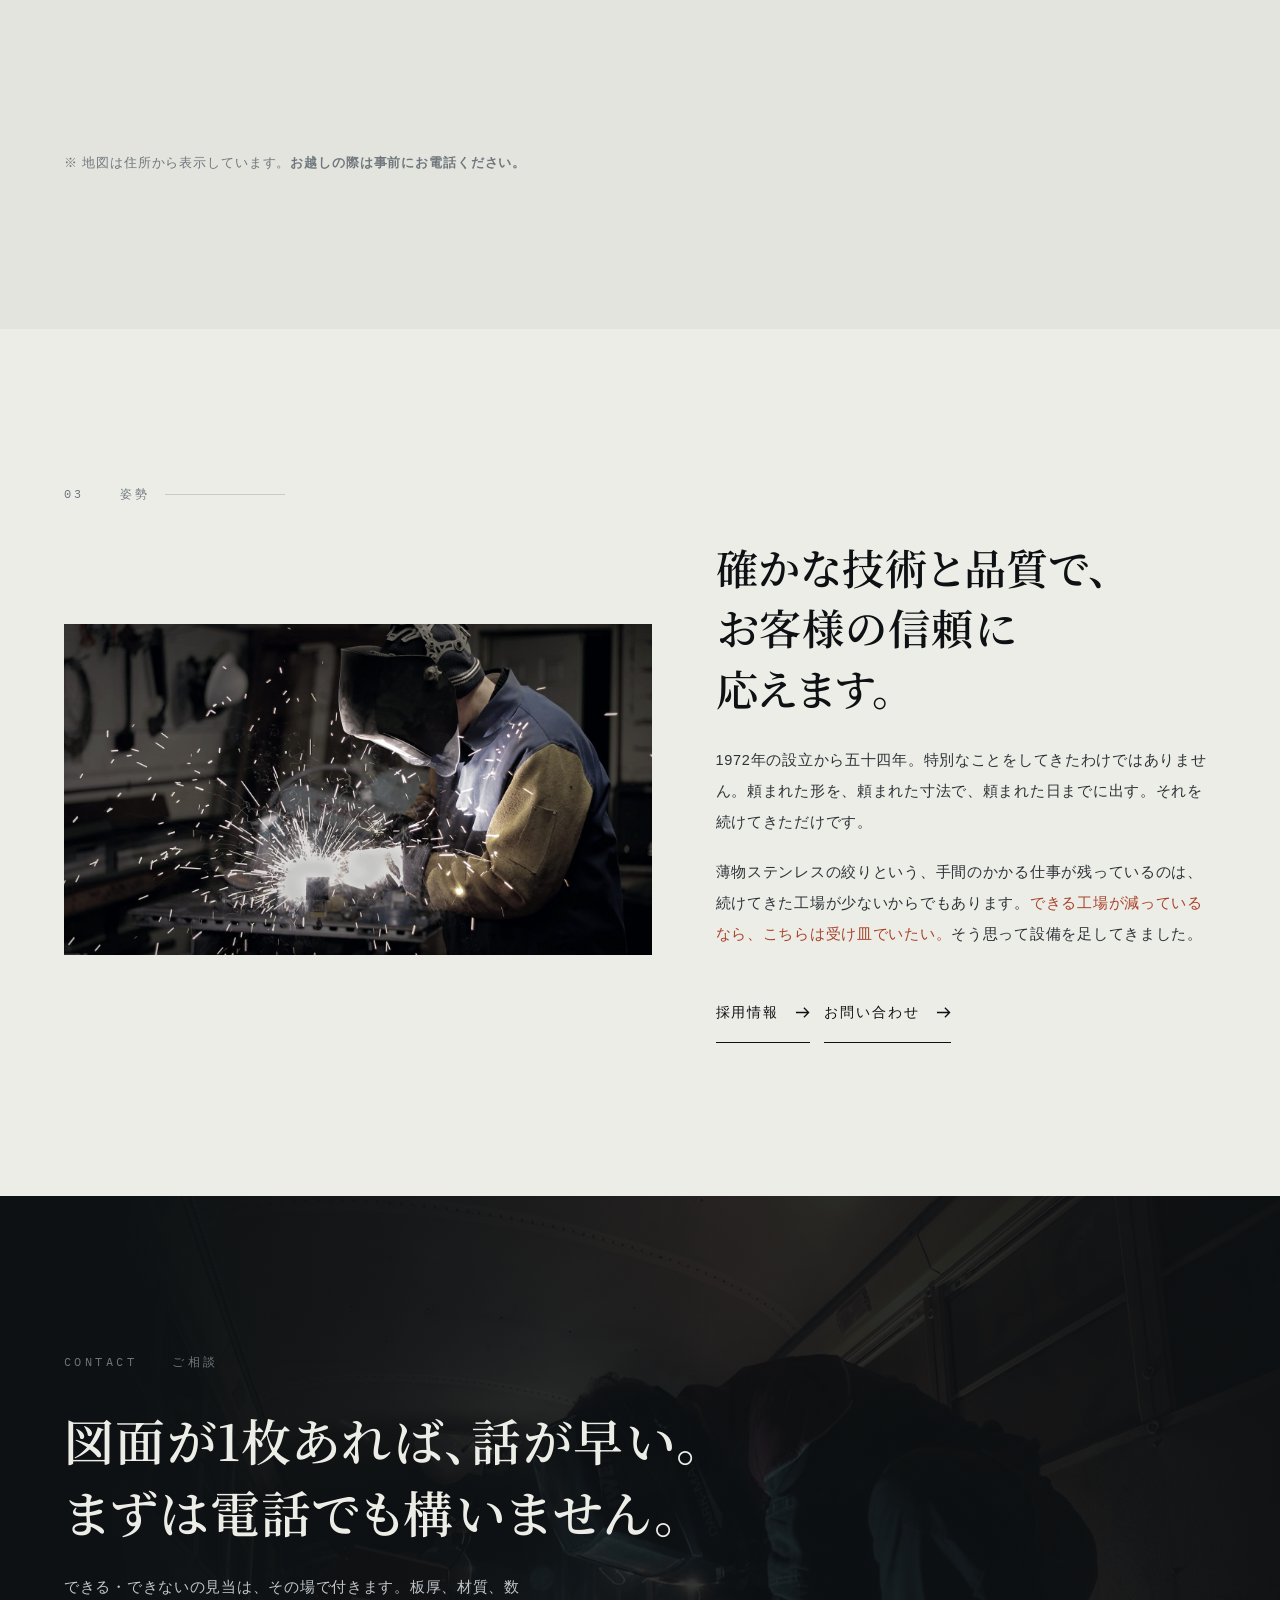
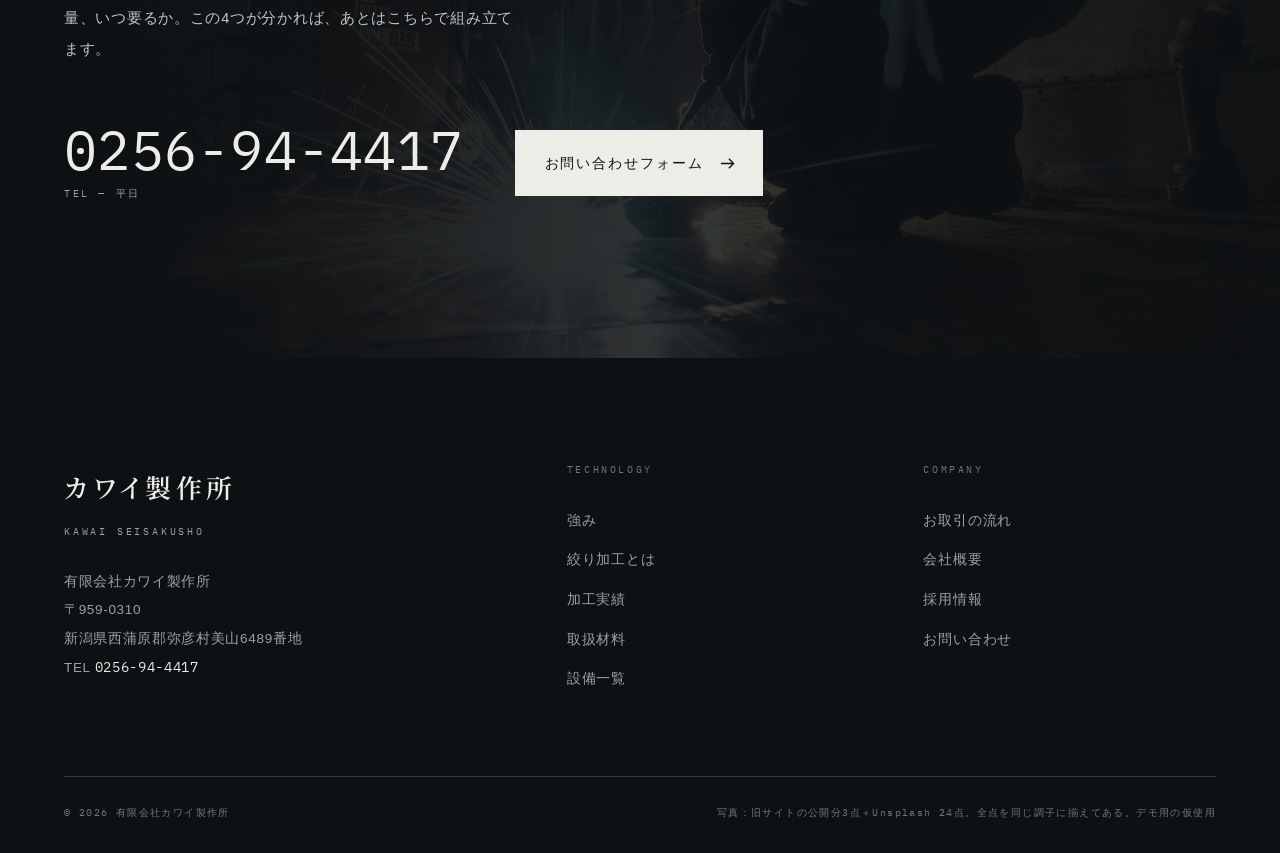
<file: company.html>
<!DOCTYPE html>
<html lang="ja">
<head>
<meta charset="UTF-8">
<meta name="viewport" content="width=device-width, initial-scale=1">
<title>会社概要｜有限会社カワイ製作所｜新潟県弥彦村</title>
<meta name="description" content="有限会社カワイ製作所の会社概要。1972年設立、社員11名。新潟県西蒲原郡弥彦村美山6489番地。">
<link rel="canonical" href="https://nextray-gk.github.io/kawai-demo/company.html">
<meta name="robots" content="noindex, nofollow">
<meta property="og:type" content="website">
<meta property="og:title" content="会社概要｜有限会社カワイ製作所｜新潟県弥彦村">
<meta property="og:description" content="有限会社カワイ製作所の会社概要。1972年設立、社員11名。新潟県西蒲原郡弥彦村美山6489番地。">
<meta property="og:image" content="https://nextray-gk.github.io/kawai-demo/images/koujou-gaikan.jpg">
<meta property="og:site_name" content="有限会社カワイ製作所">
<meta name="twitter:card" content="summary_large_image">
<meta name="theme-color" content="#0E1113">
<link rel="icon" href="data:image/svg+xml,%3Csvg xmlns='http://www.w3.org/2000/svg' viewBox='0 0 100 100'%3E%3Crect width='100' height='100' fill='%230E1113'/%3E%3Ccircle cx='50' cy='58' r='25' fill='none' stroke='%23EDEDE8' stroke-width='7'/%3E%3Cpath d='M50 6v40' stroke='%23A8442A' stroke-width='9'/%3E%3C/svg%3E">
<link rel="preconnect" href="https://fonts.googleapis.com">
<link rel="preconnect" href="https://fonts.gstatic.com" crossorigin>
<!-- 和文も読む。Google Fonts は文字の範囲ごとに分けて配るので、1ページぶんだけ落ちてくる -->
<link href="https://fonts.googleapis.com/css2?family=IBM+Plex+Mono:wght@600&family=Noto+Serif+JP:wght@600&display=swap" rel="stylesheet">
<link rel="stylesheet" href="assets/site.css?v=20260906a">
</head>
<body>
<header class="hd" id="hd">
  <a href="index.html" class="hd-logo" aria-label="有限会社カワイ製作所 トップへ">
    <b>有限会社カワイ製作所</b>
    <span>KAWAI SEISAKUSHO</span>
  </a>
  <nav class="hd-nav" id="nav" aria-label="メインメニュー">
    <a href="strength.html">強み</a><a href="products.html">加工実績</a><a href="equipment.html">設備</a><a href="materials.html">取扱材料</a><a href="company.html" aria-current="page">会社概要</a><a href="contact.html">お問い合わせ</a>
    <a class="hd-tel" href="tel:0256944417">0256-94-4417</a>
  </nav>
  <button class="burger" id="burger" type="button" aria-label="メニューを開く" aria-expanded="false" aria-controls="nav"><i></i><i></i><i></i></button>
</header>
<main>
<section class="ph">
  <div class="ph-bg"><img src="images/koujou-gaikan.jpg" alt="" fetchpriority="high" width="959" height="717" decoding="async"></div>
  <div class="ph-in">
    <div class="wrap">
      <p class="ph-en">Company</p>
      <h1 class="t-l rv">1972年から、弥彦で。</h1>
      <p class="t-s rv rv-1" style="max-width:32em;margin-top:22px">社員11名。弥彦山を背にした美山の工場で、材料が入り、絞られ、出ていきます。大きくはありません。そのぶん、電話から現場までが短い。</p>
    </div>
  </div>
</section>
<div class="wrap"><nav class="crumb" aria-label="パンくず"><a href="index.html">TOP</a><span>—</span>会社概要</nav></div>
<section class="sec"><div class="wrap rel"><span class="side">会社概要</span><p class="sec-no"><span>01</span>&nbsp;&nbsp;会社概要</p><h2 class="t-l rv">会社概要。</h2><table class="tbl rv" style="margin-top:clamp(30px,4vw,46px)"><tbody><tr><th>会社名</th><td>有限会社カワイ製作所</td></tr><tr><th>所在地</th><td>〒959-0310<br>新潟県西蒲原郡弥彦村美山6489番地</td></tr><tr><th>電話</th><td><a href="tel:0256944417" class="mono" style="color:var(--rust)">0256-94-4417</a></td></tr><tr><th>設立</th><td>1972年1月4日</td></tr><tr><th>社員数</th><td>11名</td></tr><tr><th>事業内容</th><td>金属プレス加工（薄物ステンレス絞り加工）<br>製造業・金属製品製造業</td></tr><tr><th>取扱材料</th><td>ステンレス／アルミ／真鍮／黄銅／りん青銅／チタン</td></tr><tr><th>主要設備</th><td>プレス機23台（25t〜200t）ほか、合計35台　<a href="equipment.html" style="color:var(--rust)">設備一覧</a></td></tr></tbody></table><div style="margin-top:clamp(36px,4vw,56px)"><div class="note rv"><b>⚠️ 制作前に確認すること：</b>代表者名・資本金・営業時間・定休日・取引銀行・主要取引先・許認可や認証（ISOなど）は<b>公開情報に無いので書いていません</b>。会社概要は取引先が最初に見る欄なので、本番では埋めることを勧めます。</div></div></div></section><section class="sec sec--paper2"><div class="wrap rel"><span class="side">所在地</span><p class="sec-no"><span>02</span>&nbsp;&nbsp;所在地</p><h2 class="t-l rv">弥彦村美山。<br>田んぼの中の工場です。</h2><p class="t-s rv rv-1" style="margin-top:24px;max-width:34em">越後平野の西のはし、弥彦山のふもと。新潟市の中心から車でおよそ40分の場所にあります。</p><div class="bleed-r" style="display:grid;grid-template-columns:1fr 1fr;gap:clamp(8px,1vw,14px);margin-top:clamp(34px,4vw,52px)"><div class="pic pic--43 rvm"><img src="images/koujou-gaikan.jpg" alt="工場の外観" loading="lazy" width="959" height="717" decoding="async"><cite>YAHIKO, NIIGATA</cite></div><div class="pic pic--43 rvm"><img src="images/field-01.jpg" alt="弥彦周辺の田園" loading="lazy" width="1500" height="1001" decoding="async"></div></div><div class="rv" style="margin-top:clamp(10px,1vw,14px);aspect-ratio:16/7;background:var(--paper-2)"><iframe src="https://www.google.com/maps?q=%E6%96%B0%E6%BD%9F%E7%9C%8C%E8%A5%BF%E8%92%B2%E5%8E%9F%E9%83%A1%E5%BC%A5%E5%BD%A6%E6%9D%91%E7%BE%8E%E5%B1%B16489&output=embed" width="100%" height="100%" style="border:0;display:block;filter:grayscale(.88) contrast(1.04)" loading="lazy" title="有限会社カワイ製作所の所在地" referrerpolicy="no-referrer-when-downgrade"></iframe></div><p class="t-xs rv" style="margin-top:16px">※ 地図は住所から表示しています。<b>お越しの際は事前にお電話ください。</b></p></div></section><section class="sec"><div class="wrap rel"><span class="side">姿勢</span><p class="sec-no"><span>03</span>&nbsp;&nbsp;姿勢</p><div class="two two--r">
  <div class="pic pic--169 rv"><img src="images/worker-01.jpg" alt="作業の様子" loading="lazy" width="1600" height="898" decoding="async"></div>
  <div>
    <h2 class="t-l rv">確かな技術と品質で、<br>お客様の信頼に<br>応えます。</h2>
    <p class="t-s rv rv-1" style="margin-top:26px">1972年の設立から五十四年。特別なことをしてきたわけではありません。頼まれた形を、頼まれた寸法で、頼まれた日までに出す。それを続けてきただけです。</p>
    <p class="t-s rv rv-1" style="margin-top:18px">薄物ステンレスの絞りという、手間のかかる仕事が残っているのは、続けてきた工場が少ないからでもあります。<b class="rust">できる工場が減っているなら、こちらは受け皿でいたい。</b>そう思って設備を足してきました。</p>
    <div class="rv rv-2" style="display:flex;flex-wrap:wrap;gap:14px;margin-top:32px"><a class="btn " href="recruit.html">採用情報 <svg viewBox="0 0 16 16" fill="none" stroke="currentColor" stroke-width="1.4" aria-hidden="true"><path d="M1 8h13M9.5 3l5 5-5 5"/></svg></a> <a class="btn " href="contact.html">お問い合わせ <svg viewBox="0 0 16 16" fill="none" stroke="currentColor" stroke-width="1.4" aria-hidden="true"><path d="M1 8h13M9.5 3l5 5-5 5"/></svg></a></div>
  </div>
</div></div></section><section class="call">
  <div class="call-bg"><img src="images/sparks-03.jpg" alt="" loading="lazy" width="1600" height="1066" decoding="async"></div>
  <div class="call-in wrap">
    <p class="sec-no"><span>CONTACT</span>&nbsp;&nbsp;ご相談</p>
    <h2 class="t-l rv">図面が1枚あれば、話が早い。<br>まずは電話でも構いません。</h2>
    <p class="t-s rv rv-1" style="max-width:32em;margin-top:24px">できる・できないの見当は、その場で付きます。板厚、材質、数量、いつ要るか。この4つが分かれば、あとはこちらで組み立てます。</p>
    <div class="call-row rv rv-2">
      <a class="call-tel" href="tel:0256944417"><b>0256-94-4417</b><span>TEL — 平日</span></a>
      <a class="btn btn--fill" href="contact.html">お問い合わせフォーム <svg viewBox="0 0 16 16" fill="none" stroke="currentColor" stroke-width="1.4" aria-hidden="true"><path d="M1 8h13M9.5 3l5 5-5 5"/></svg></a>
    </div>
  </div>
</section>
</main>
<footer class="ft">
  <div class="wrap">
    <div class="ft-top">
      <div class="ft-logo">
        <b>カワイ製作所</b>
        <span>KAWAI SEISAKUSHO</span>
        <address>有限会社カワイ製作所<br>〒959-0310<br>新潟県西蒲原郡弥彦村美山6489番地<br>TEL <a href="tel:0256944417">0256-94-4417</a></address>
      </div>
      <nav class="ft-col" aria-label="Technology"><h4>Technology</h4><a href="strength.html">強み</a><a href="drawing.html">絞り加工とは</a><a href="products.html">加工実績</a><a href="materials.html">取扱材料</a><a href="equipment.html">設備一覧</a></nav><nav class="ft-col" aria-label="Company"><h4>Company</h4><a href="process.html">お取引の流れ</a><a href="company.html">会社概要</a><a href="recruit.html">採用情報</a><a href="contact.html">お問い合わせ</a></nav>
    </div>
    <div class="ft-bot">
      <span>&copy; <span data-year></span> 有限会社カワイ製作所</span>
      <span>写真：旧サイトの公開分3点＋Unsplash 24点。全点を同じ調子に揃えてある。デモ用の仮使用</span>
    </div>
  </div>
</footer>

<!-- ▼ デモサイトのときだけ。本番では common.py の DEMO を False にする -->
<button class="demo-tag" type="button" popovertarget="demoNote" title="これはデモサイトです。掲載内容と写真は公開情報をもとにした制作イメージで、実際の営業内容とは異なる場合があります。制作：NEXTRAY合同会社">デモサイト</button>
<div class="demo-note" id="demoNote" popover>
  <p><b>これはデモサイトです。</b>掲載内容と写真は公開情報をもとにした制作イメージで、実際の営業内容とは異なる場合があります。</p>
  <p class="demo-by">制作：NEXTRAY合同会社</p>
  <button type="button" popovertarget="demoNote" popovertargetaction="hide">閉じる</button>
</div>
<!-- ▲ -->

<script src="assets/site.js?v=20260906a"></script>
</body>
</html>
</file>
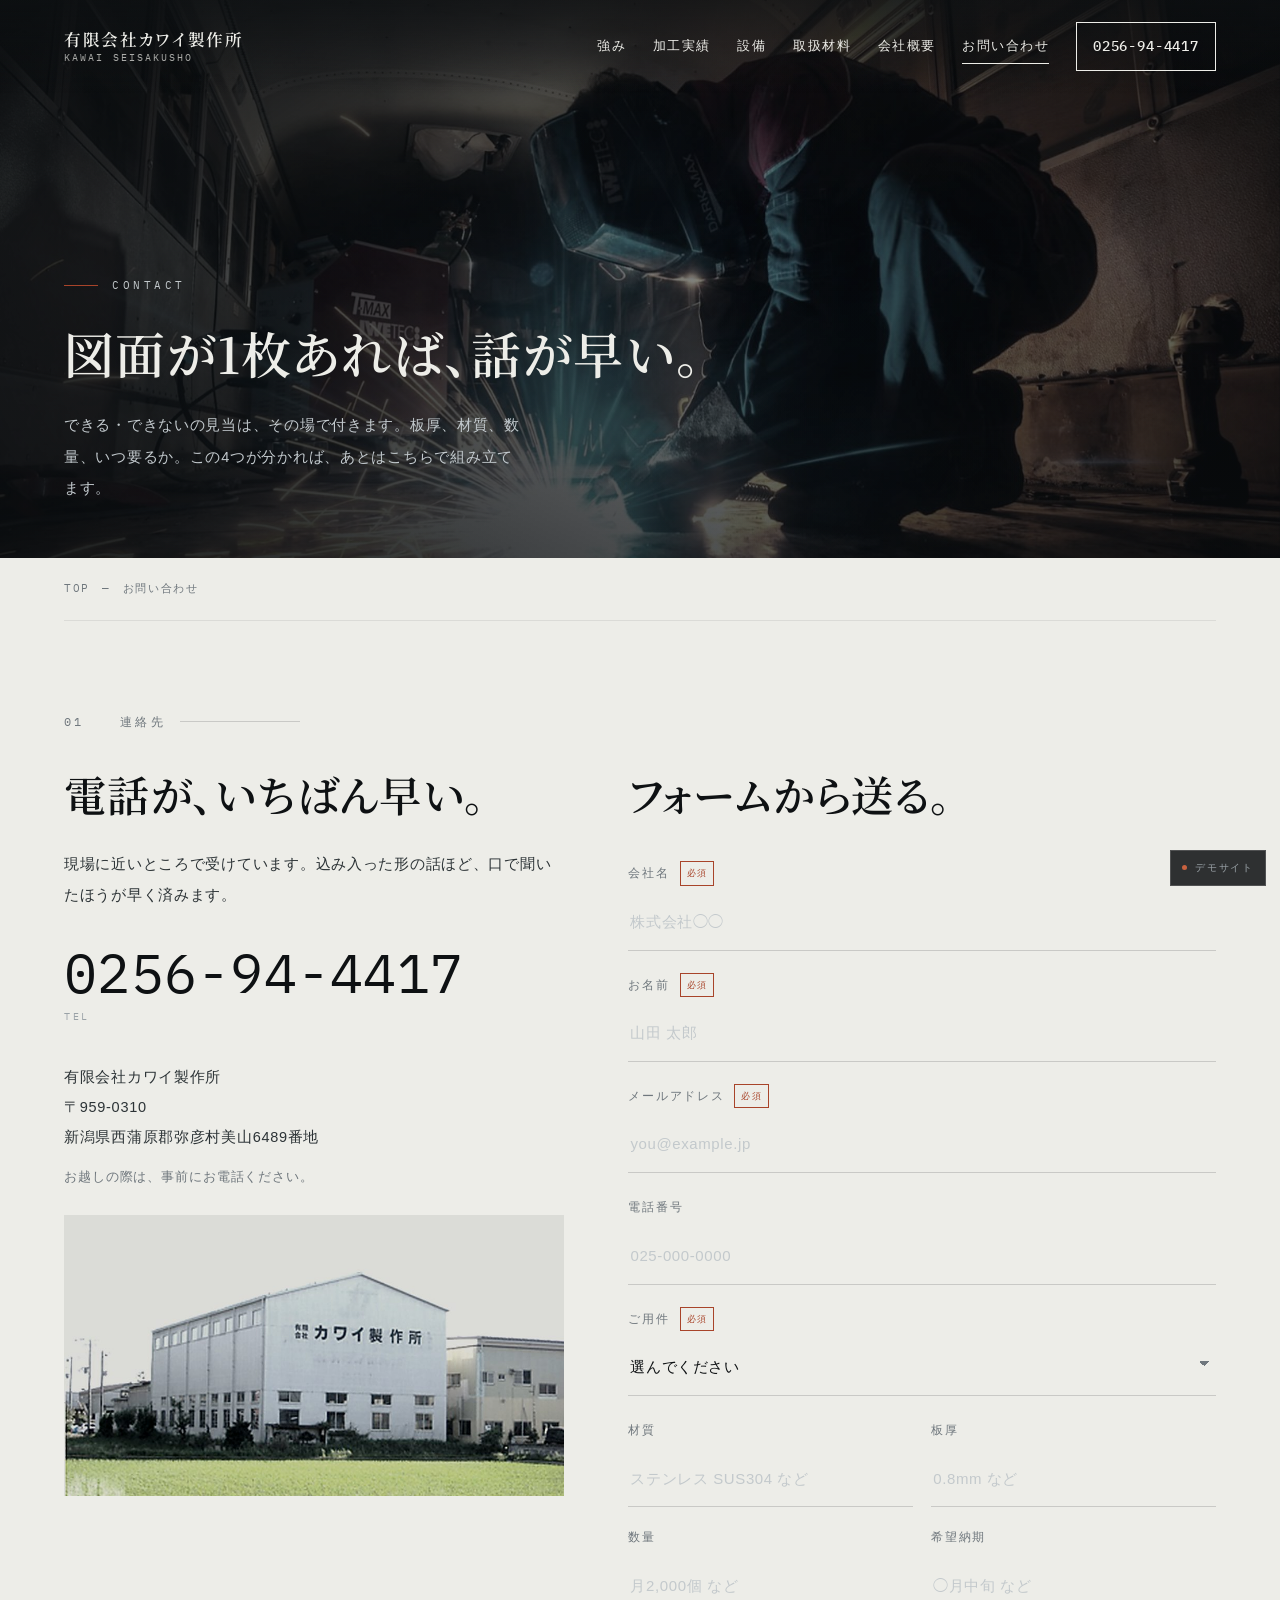
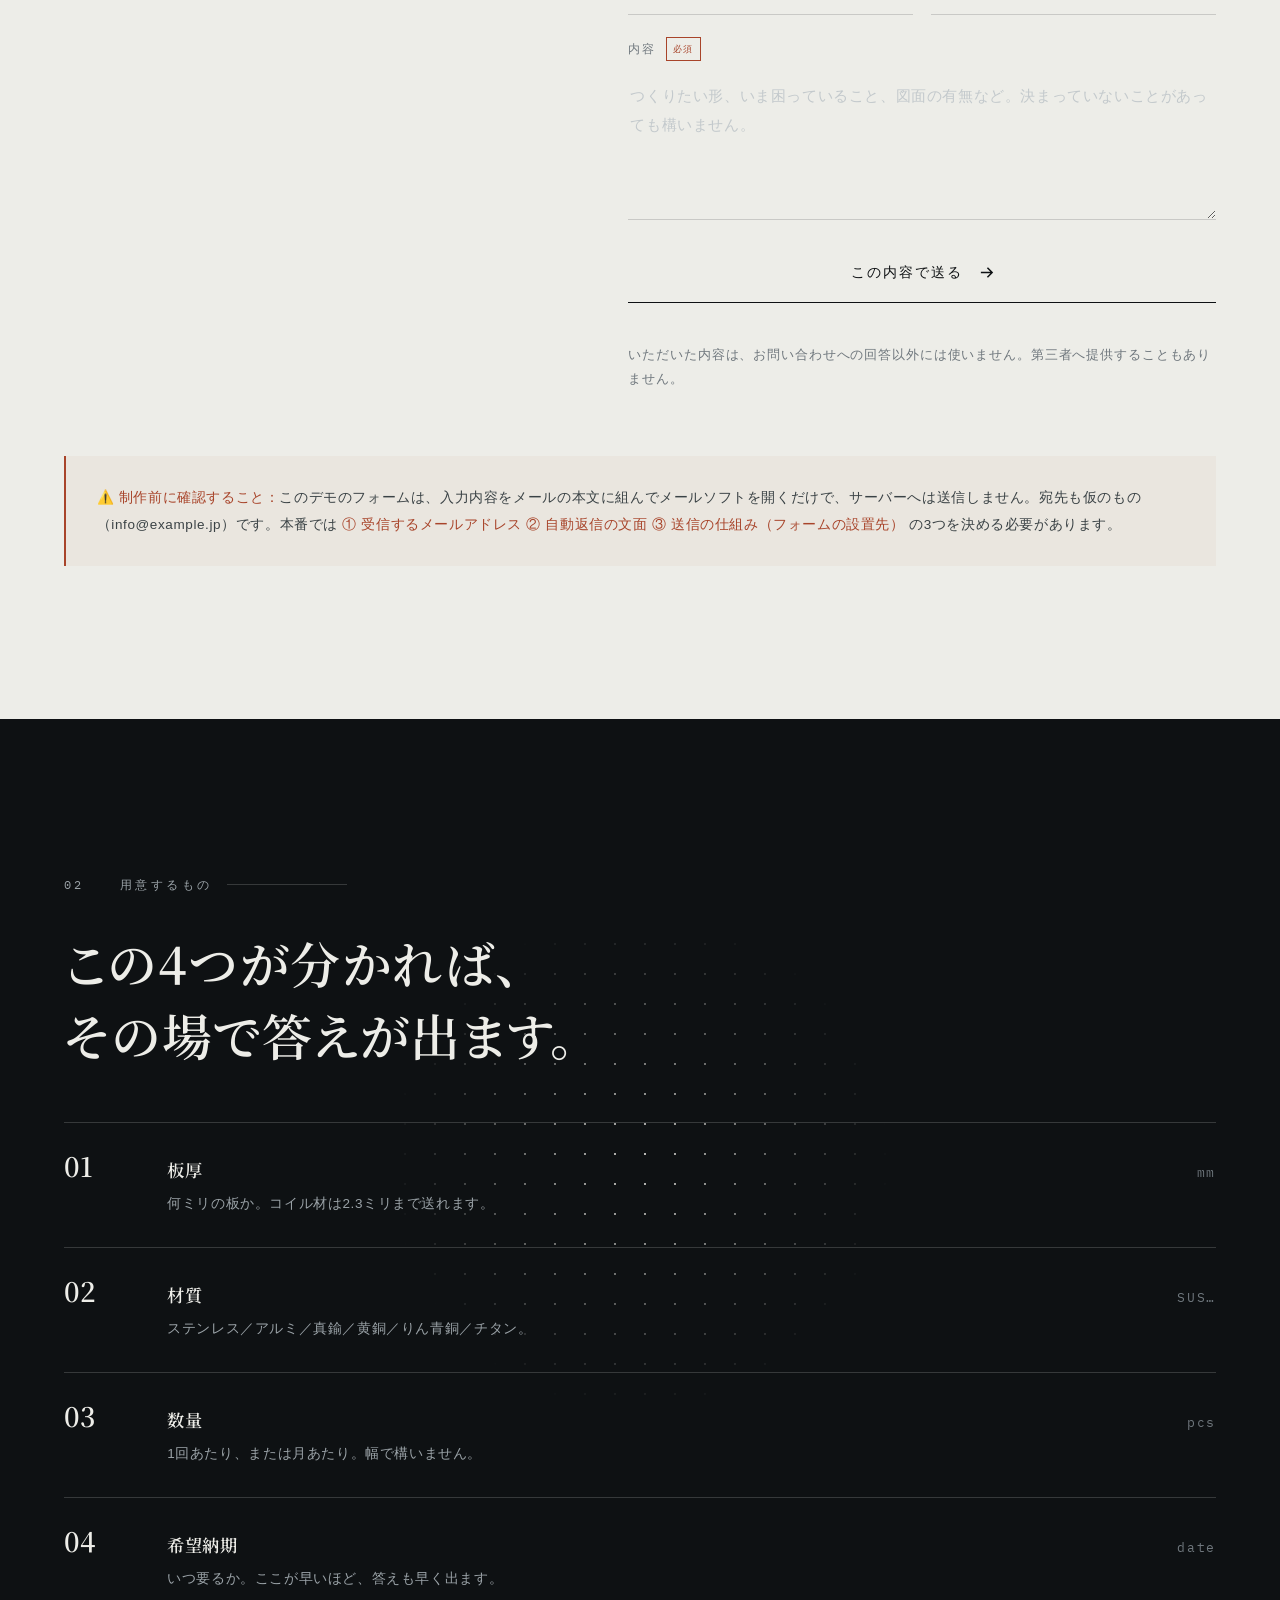
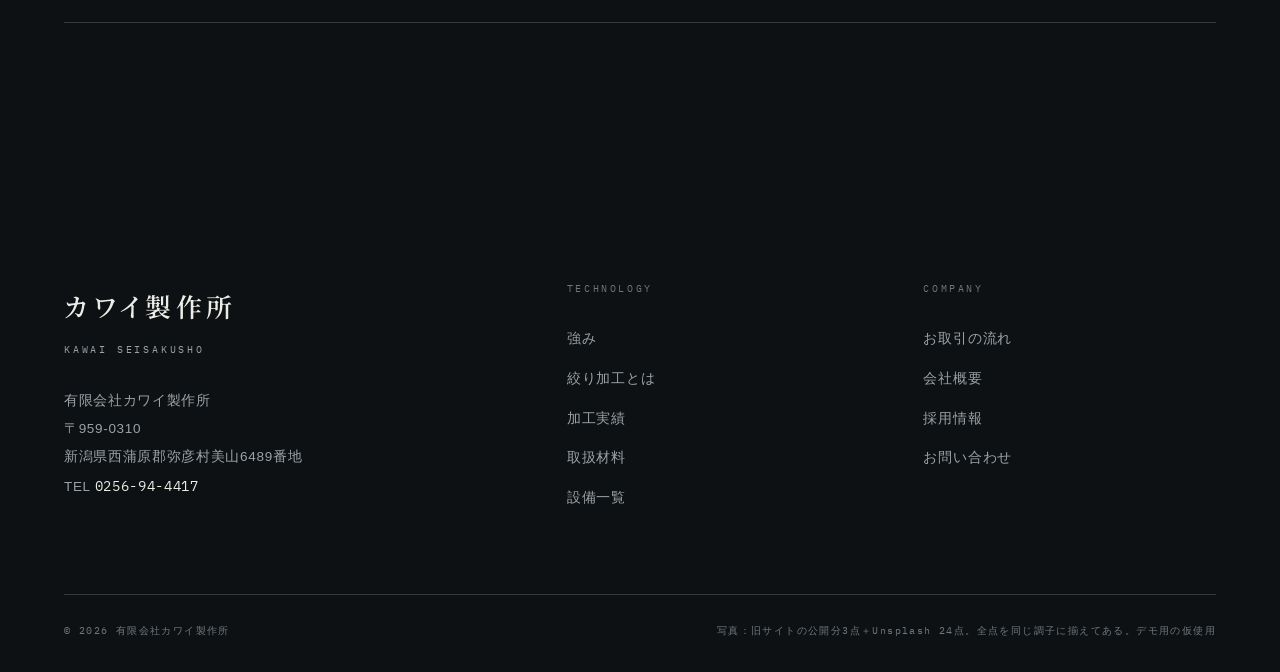
<file: contact.html>
<!DOCTYPE html>
<html lang="ja">
<head>
<meta charset="UTF-8">
<meta name="viewport" content="width=device-width, initial-scale=1">
<title>お問い合わせ｜有限会社カワイ製作所｜金属プレス加工のご相談</title>
<meta name="description" content="金属プレス加工のご相談は有限会社カワイ製作所へ。電話 0256-94-4417。板厚・材質・数量・希望納期の4つが分かれば、その場で見当が付きます。">
<link rel="canonical" href="https://nextray-gk.github.io/kawai-demo/contact.html">
<meta name="robots" content="noindex, nofollow">
<meta property="og:type" content="website">
<meta property="og:title" content="お問い合わせ｜有限会社カワイ製作所｜金属プレス加工のご相談">
<meta property="og:description" content="金属プレス加工のご相談は有限会社カワイ製作所へ。電話 0256-94-4417。板厚・材質・数量・希望納期の4つが分かれば、その場で見当が付きます。">
<meta property="og:image" content="https://nextray-gk.github.io/kawai-demo/images/sparks-03.jpg">
<meta property="og:site_name" content="有限会社カワイ製作所">
<meta name="twitter:card" content="summary_large_image">
<meta name="theme-color" content="#0E1113">
<link rel="icon" href="data:image/svg+xml,%3Csvg xmlns='http://www.w3.org/2000/svg' viewBox='0 0 100 100'%3E%3Crect width='100' height='100' fill='%230E1113'/%3E%3Ccircle cx='50' cy='58' r='25' fill='none' stroke='%23EDEDE8' stroke-width='7'/%3E%3Cpath d='M50 6v40' stroke='%23A8442A' stroke-width='9'/%3E%3C/svg%3E">
<link rel="preconnect" href="https://fonts.googleapis.com">
<link rel="preconnect" href="https://fonts.gstatic.com" crossorigin>
<!-- 和文も読む。Google Fonts は文字の範囲ごとに分けて配るので、1ページぶんだけ落ちてくる -->
<link href="https://fonts.googleapis.com/css2?family=IBM+Plex+Mono:wght@600&family=Noto+Serif+JP:wght@600&display=swap" rel="stylesheet">
<link rel="stylesheet" href="assets/site.css?v=20260906a">
</head>
<body>
<header class="hd" id="hd">
  <a href="index.html" class="hd-logo" aria-label="有限会社カワイ製作所 トップへ">
    <b>有限会社カワイ製作所</b>
    <span>KAWAI SEISAKUSHO</span>
  </a>
  <nav class="hd-nav" id="nav" aria-label="メインメニュー">
    <a href="strength.html">強み</a><a href="products.html">加工実績</a><a href="equipment.html">設備</a><a href="materials.html">取扱材料</a><a href="company.html">会社概要</a><a href="contact.html" aria-current="page">お問い合わせ</a>
    <a class="hd-tel" href="tel:0256944417">0256-94-4417</a>
  </nav>
  <button class="burger" id="burger" type="button" aria-label="メニューを開く" aria-expanded="false" aria-controls="nav"><i></i><i></i><i></i></button>
</header>
<main>
<section class="ph">
  <div class="ph-bg"><img src="images/sparks-03.jpg" alt="" fetchpriority="high" width="1600" height="1066" decoding="async"></div>
  <div class="ph-in">
    <div class="wrap">
      <p class="ph-en">Contact</p>
      <h1 class="t-l rv">図面が1枚あれば、話が早い。</h1>
      <p class="t-s rv rv-1" style="max-width:32em;margin-top:22px">できる・できないの見当は、その場で付きます。板厚、材質、数量、いつ要るか。この4つが分かれば、あとはこちらで組み立てます。</p>
    </div>
  </div>
</section>
<div class="wrap"><nav class="crumb" aria-label="パンくず"><a href="index.html">TOP</a><span>—</span>お問い合わせ</nav></div>
<section class="sec"><div class="wrap rel"><span class="side">連絡先</span><p class="sec-no"><span>01</span>&nbsp;&nbsp;連絡先</p><div class="two two--l" style="align-items:start">
  <div>
    <h2 class="t-l rv">電話が、いちばん早い。</h2>
    <p class="t-s rv rv-1" style="margin-top:24px">現場に近いところで受けています。込み入った形の話ほど、口で聞いたほうが早く済みます。</p>
    <a class="call-tel rv rv-1" href="tel:0256944417"><b>0256-94-4417</b><span>TEL</span></a>
    <address class="t-s rv rv-2" style="font-style:normal;margin-top:36px;line-height:2.05">
      有限会社カワイ製作所<br>〒959-0310<br>新潟県西蒲原郡弥彦村美山6489番地
    </address>
    <p class="t-xs rv rv-2" style="margin-top:12px">お越しの際は、事前にお電話ください。</p>
    <div class="pic pic--169 rv rv-2" style="margin-top:26px"><img src="images/koujou-gaikan.jpg" alt="工場の外観" loading="lazy" width="959" height="717" decoding="async"></div>
  </div>
  <div>
    <h2 class="t-l rv" style="margin-bottom:clamp(24px,3vw,36px)">フォームから送る。</h2>
    <form class="form rv rv-1" id="inquiry" data-to="info@example.jp">
  <div class="fld"><label for="f-company">会社名 <b>必須</b></label>
    <input id="f-company" name="company" type="text" required autocomplete="organization" placeholder="株式会社◯◯"></div>
  <div class="fld"><label for="f-name">お名前 <b>必須</b></label>
    <input id="f-name" name="name" type="text" required autocomplete="name" placeholder="山田 太郎"></div>
  <div class="fld"><label for="f-mail">メールアドレス <b>必須</b></label>
    <input id="f-mail" name="mail" type="email" required autocomplete="email" placeholder="you@example.jp"></div>
  <div class="fld"><label for="f-tel">電話番号</label>
    <input id="f-tel" name="tel" type="tel" autocomplete="tel" placeholder="025-000-0000"></div>
  <div class="fld"><label for="f-kind">ご用件 <b>必須</b></label>
    <select id="f-kind" name="kind" required>
      <option value="">選んでください</option>
      <option>加工のご相談・お見積り</option>
      <option>試作のご相談</option>
      <option>設備・対応可否について</option>
      <option>採用について</option>
      <option>その他</option>
    </select></div>
  <div style="display:grid;grid-template-columns:1fr 1fr;gap:18px">
    <div class="fld"><label for="f-mat">材質</label>
      <input id="f-mat" name="mat" type="text" placeholder="ステンレス SUS304 など"></div>
    <div class="fld"><label for="f-thick">板厚</label>
      <input id="f-thick" name="thick" type="text" placeholder="0.8mm など"></div>
    <div class="fld"><label for="f-qty">数量</label>
      <input id="f-qty" name="qty" type="text" placeholder="月2,000個 など"></div>
    <div class="fld"><label for="f-due">希望納期</label>
      <input id="f-due" name="due" type="text" placeholder="◯月中旬 など"></div>
  </div>
  <div class="fld"><label for="f-body">内容 <b>必須</b></label>
    <textarea id="f-body" name="body" required placeholder="つくりたい形、いま困っていること、図面の有無など。決まっていないことがあっても構いません。"></textarea></div>
  <button class="btn" type="submit" style="justify-content:center">この内容で送る <svg viewBox="0 0 16 16" fill="none" stroke="currentColor" stroke-width="1.6" aria-hidden="true"><path d="M2 8h12M9 3l5 5-5 5"/></svg></button>
  <div id="formOut" aria-live="polite"></div>
</form>
<p class="t-xs rv" style="margin-top:18px">いただいた内容は、お問い合わせへの回答以外には使いません。第三者へ提供することもありません。</p>
<script>
/* デモ用。サーバーへは送らず、メールソフトを開くだけ。本番では差し替える。 */
(function(){var f=document.getElementById('inquiry');if(!f)return;
f.addEventListener('submit',function(e){e.preventDefault();
var g=function(n){var el=f.elements[n];return el?el.value.trim():''};
var L=[['会社名',g('company')],['お名前',g('name')],['メール',g('mail')],['電話',g('tel')],
['ご用件',g('kind')],['材質',g('mat')],['板厚',g('thick')],['数量',g('qty')],['希望納期',g('due')]];
var body=L.filter(function(x){return x[1]}).map(function(x){return x[0]+'：'+x[1]}).join('\n')
+'\n\n'+g('body');
location.href='mailto:'+f.dataset.to+'?subject='+encodeURIComponent('【お問い合わせ】'+g('company'))
+'&body='+encodeURIComponent(body);
document.getElementById('formOut').textContent='メールソフトを開きました。開かない場合はお電話ください。';
});})();
</script>
  </div>
</div><div style="margin-top:clamp(40px,5vw,64px)"><div class="note rv"><b>⚠️ 制作前に確認すること：</b>このデモのフォームは、入力内容をメールの本文に組んでメールソフトを開くだけで、サーバーへは送信しません。宛先も仮のもの（info@example.jp）です。本番では <b>① 受信するメールアドレス ② 自動返信の文面 ③ 送信の仕組み（フォームの設置先）</b> の3つを決める必要があります。</div></div></div></section><section class="sec sec--ink"><div class="wrap rel"><span class="side">用意するもの</span><p class="sec-no"><span>02</span>&nbsp;&nbsp;用意するもの</p><h2 class="t-l rv">この4つが分かれば、<br>その場で答えが出ます。</h2><div style="margin-top:clamp(34px,4vw,52px)"><div class="rows rv"><div class="row"><span class="n">01</span><div><h3>板厚</h3><p>何ミリの板か。コイル材は2.3ミリまで送れます。</p></div><span class="qty">mm</span></div><div class="row"><span class="n">02</span><div><h3>材質</h3><p>ステンレス／アルミ／真鍮／黄銅／りん青銅／チタン。</p></div><span class="qty">SUS…</span></div><div class="row"><span class="n">03</span><div><h3>数量</h3><p>1回あたり、または月あたり。幅で構いません。</p></div><span class="qty">pcs</span></div><div class="row"><span class="n">04</span><div><h3>希望納期</h3><p>いつ要るか。ここが早いほど、答えも早く出ます。</p></div><span class="qty">date</span></div></div></div></div></section>
</main>
<footer class="ft">
  <div class="wrap">
    <div class="ft-top">
      <div class="ft-logo">
        <b>カワイ製作所</b>
        <span>KAWAI SEISAKUSHO</span>
        <address>有限会社カワイ製作所<br>〒959-0310<br>新潟県西蒲原郡弥彦村美山6489番地<br>TEL <a href="tel:0256944417">0256-94-4417</a></address>
      </div>
      <nav class="ft-col" aria-label="Technology"><h4>Technology</h4><a href="strength.html">強み</a><a href="drawing.html">絞り加工とは</a><a href="products.html">加工実績</a><a href="materials.html">取扱材料</a><a href="equipment.html">設備一覧</a></nav><nav class="ft-col" aria-label="Company"><h4>Company</h4><a href="process.html">お取引の流れ</a><a href="company.html">会社概要</a><a href="recruit.html">採用情報</a><a href="contact.html">お問い合わせ</a></nav>
    </div>
    <div class="ft-bot">
      <span>&copy; <span data-year></span> 有限会社カワイ製作所</span>
      <span>写真：旧サイトの公開分3点＋Unsplash 24点。全点を同じ調子に揃えてある。デモ用の仮使用</span>
    </div>
  </div>
</footer>

<!-- ▼ デモサイトのときだけ。本番では common.py の DEMO を False にする -->
<button class="demo-tag" type="button" popovertarget="demoNote" title="これはデモサイトです。掲載内容と写真は公開情報をもとにした制作イメージで、実際の営業内容とは異なる場合があります。制作：NEXTRAY合同会社">デモサイト</button>
<div class="demo-note" id="demoNote" popover>
  <p><b>これはデモサイトです。</b>掲載内容と写真は公開情報をもとにした制作イメージで、実際の営業内容とは異なる場合があります。</p>
  <p class="demo-by">制作：NEXTRAY合同会社</p>
  <button type="button" popovertarget="demoNote" popovertargetaction="hide">閉じる</button>
</div>
<!-- ▲ -->

<script src="assets/site.js?v=20260906a"></script>
</body>
</html>
</file>
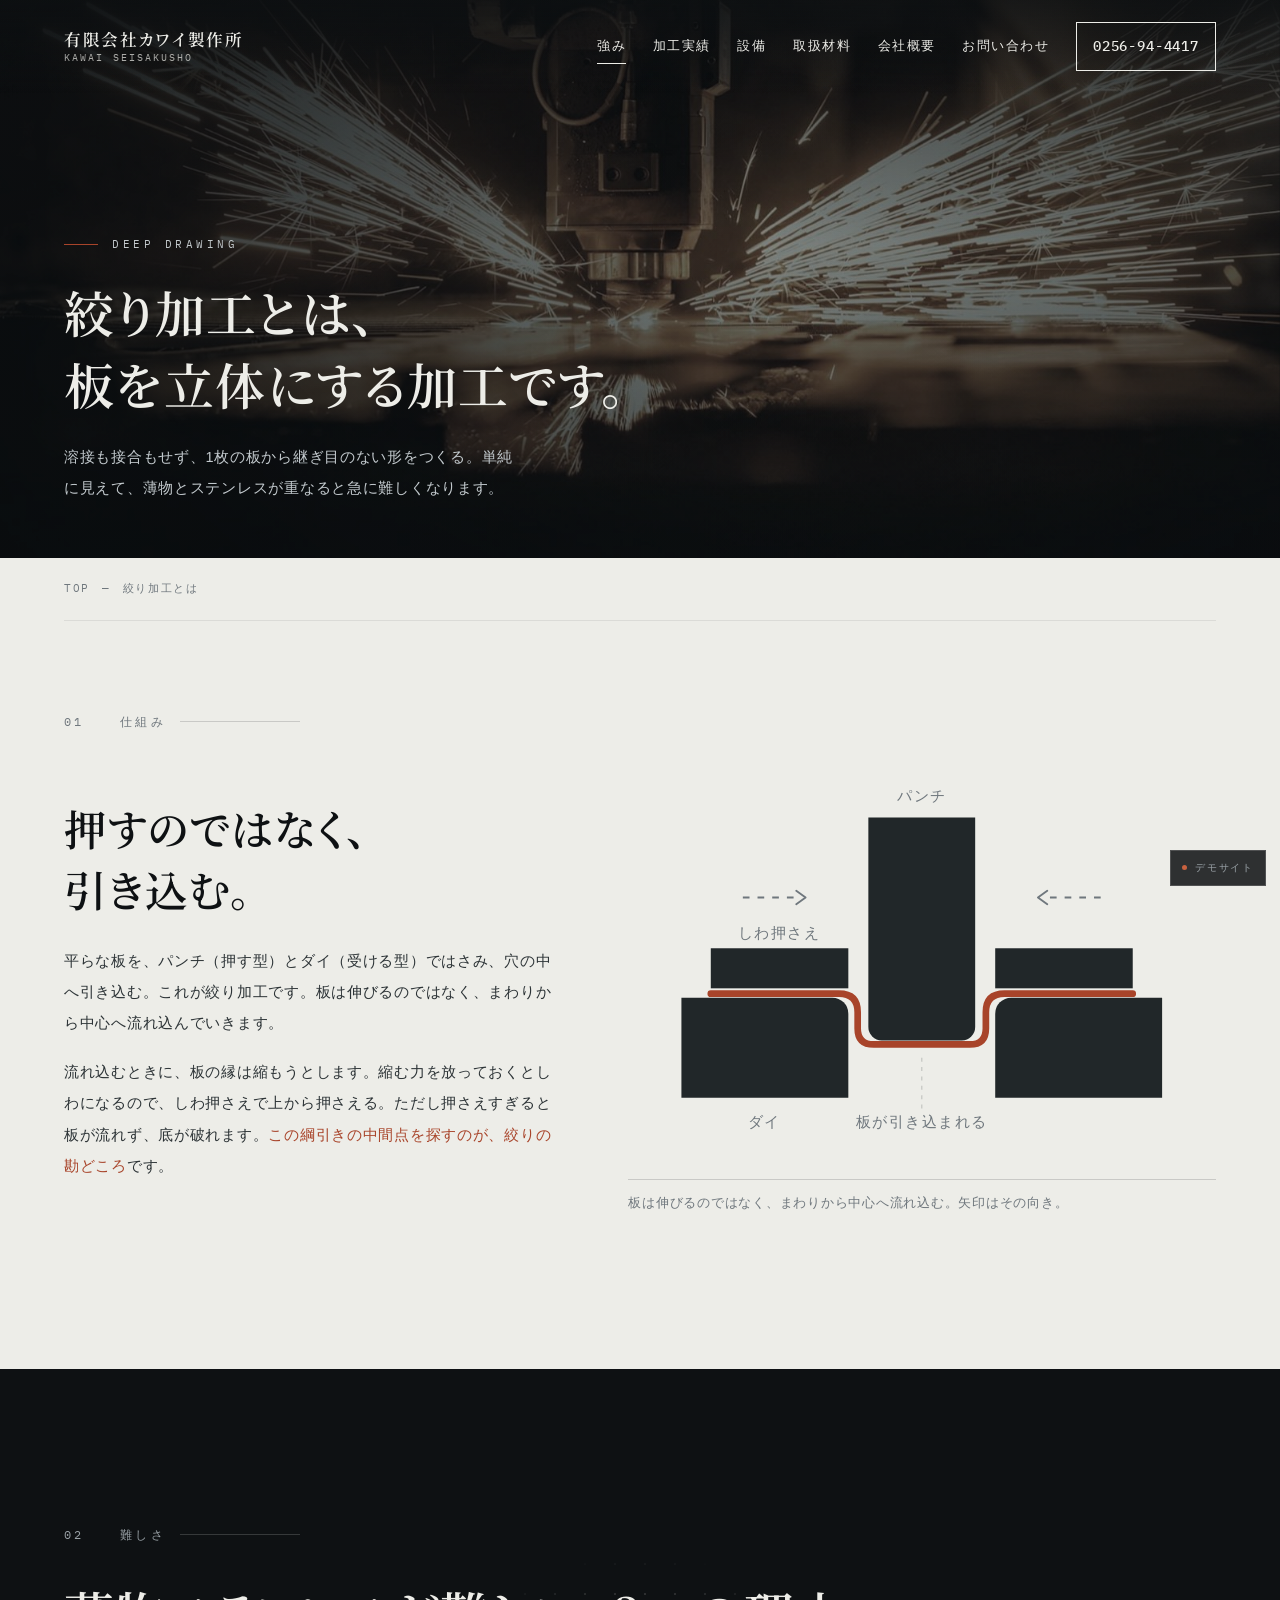
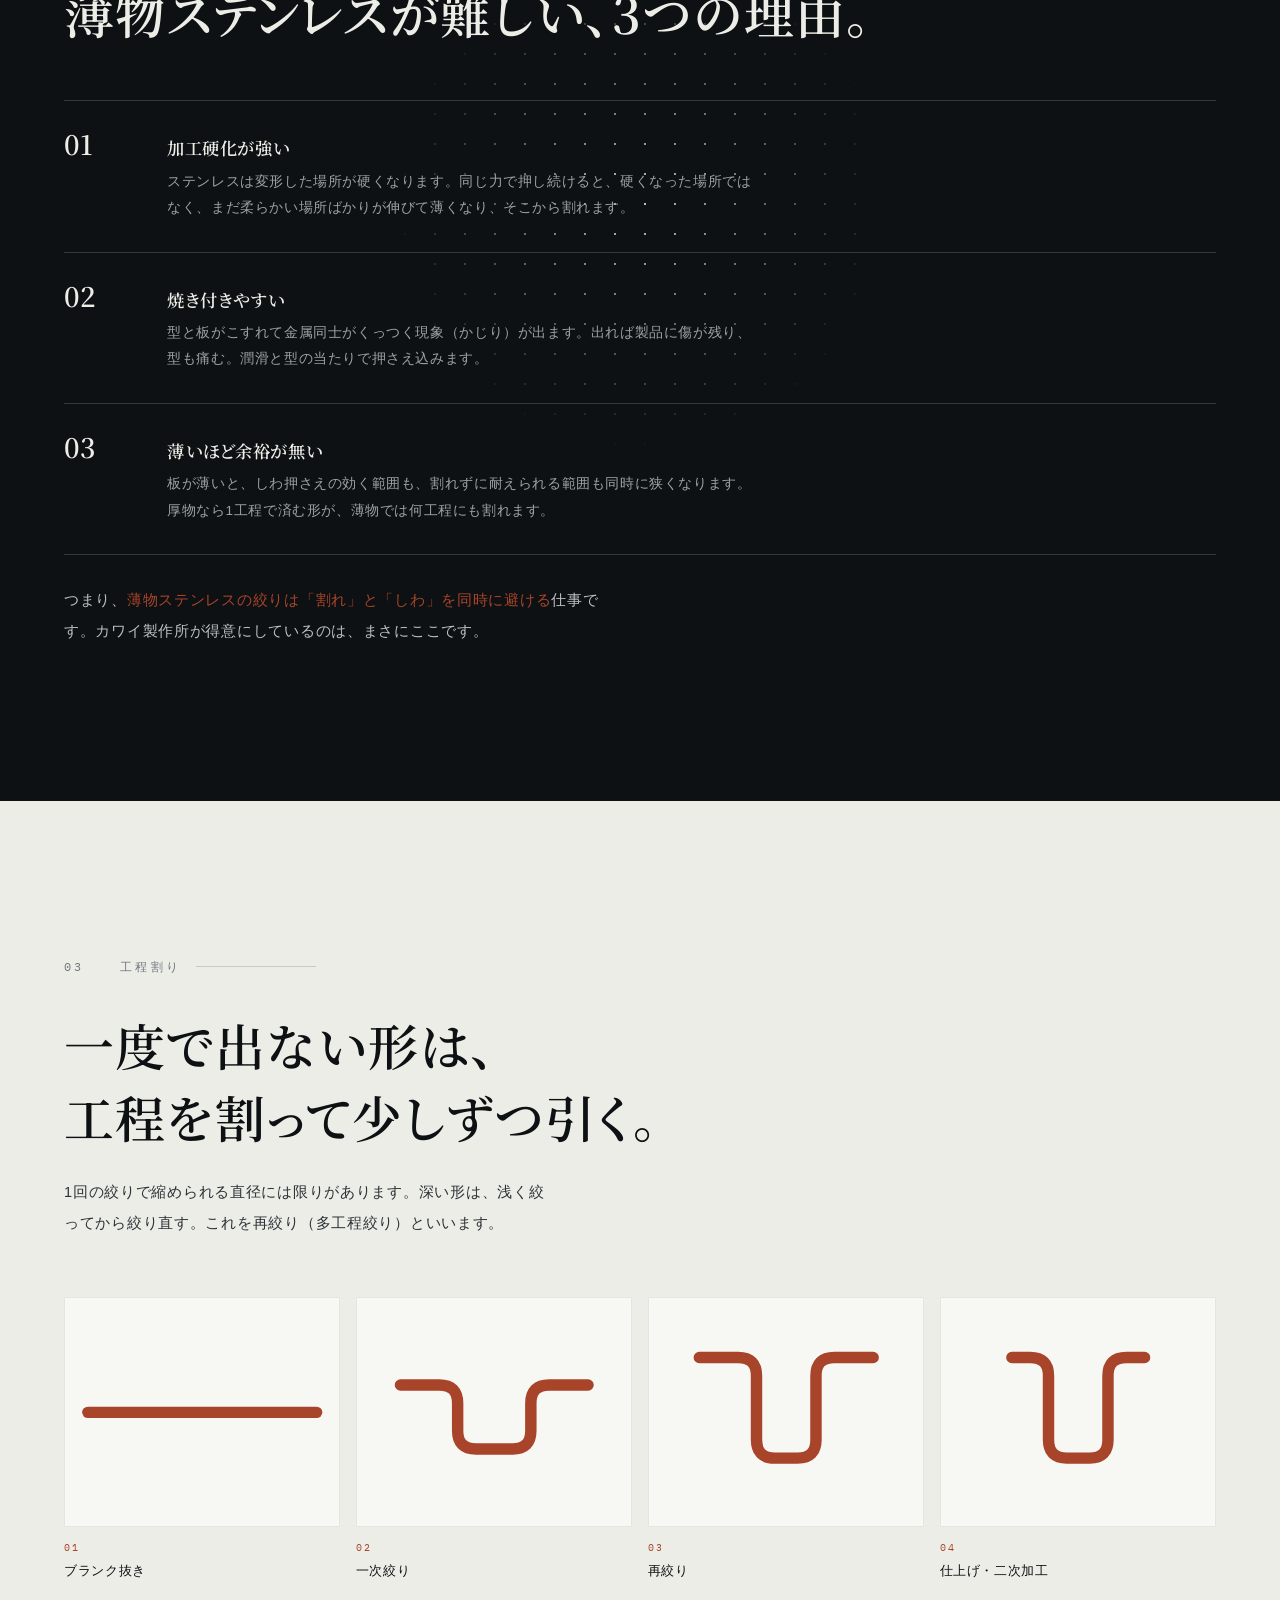
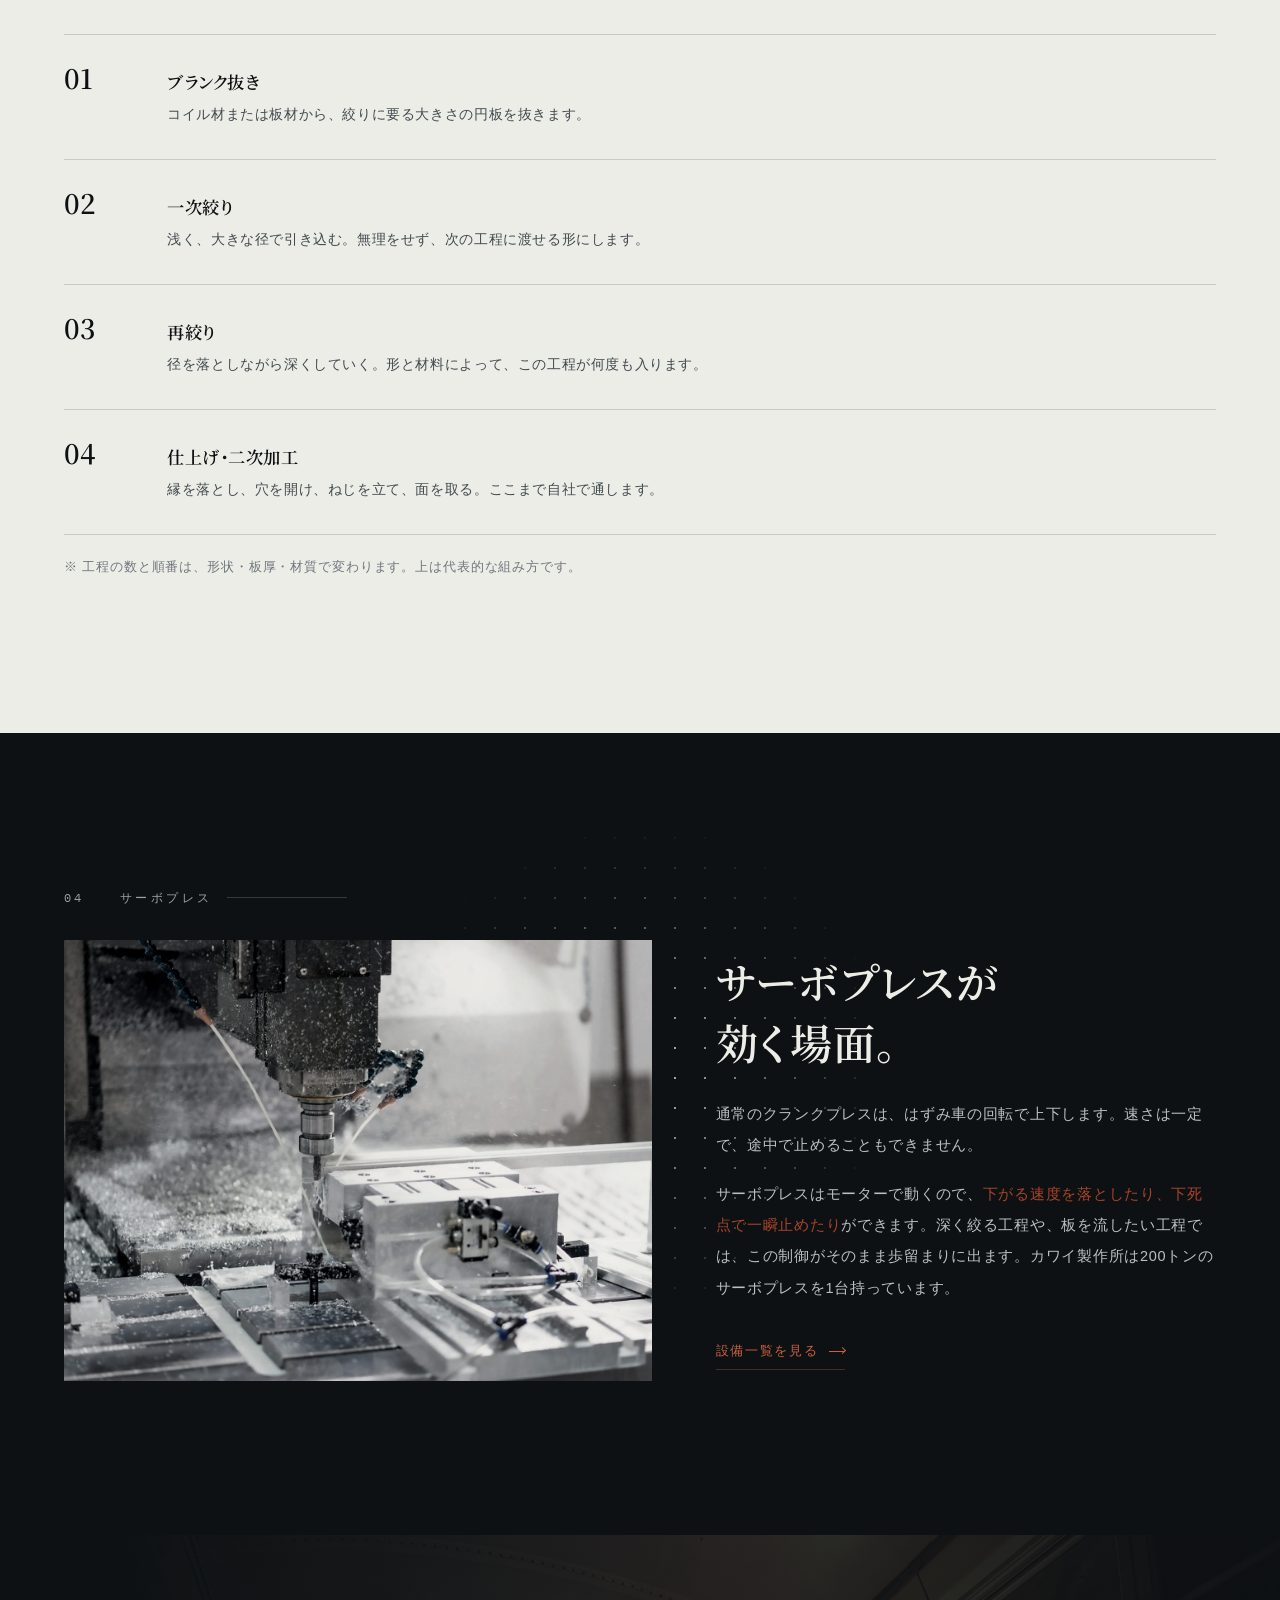
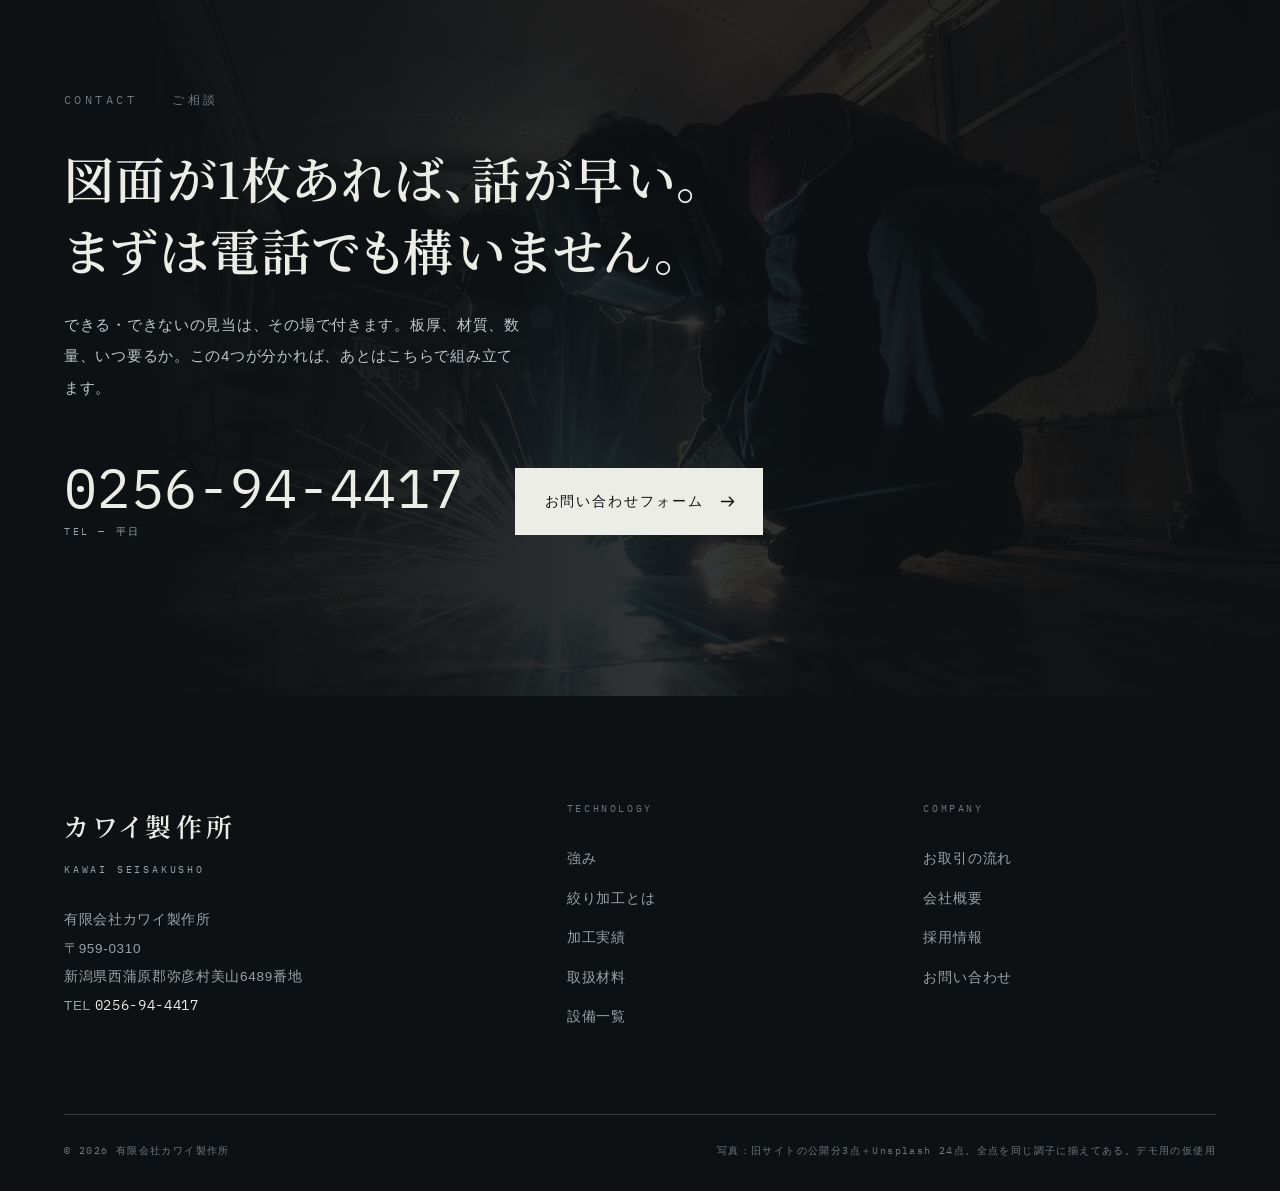
<file: drawing.html>
<!DOCTYPE html>
<html lang="ja">
<head>
<meta charset="UTF-8">
<meta name="viewport" content="width=device-width, initial-scale=1">
<title>絞り加工とは｜薄物ステンレスの深絞り｜有限会社カワイ製作所</title>
<meta name="description" content="絞り加工の仕組みと、薄物ステンレスが難しい理由。一次絞りから再絞りまでの工程の組み方を解説します。">
<link rel="canonical" href="https://nextray-gk.github.io/kawai-demo/drawing.html">
<meta name="robots" content="noindex, nofollow">
<meta property="og:type" content="website">
<meta property="og:title" content="絞り加工とは｜薄物ステンレスの深絞り｜有限会社カワイ製作所">
<meta property="og:description" content="絞り加工の仕組みと、薄物ステンレスが難しい理由。一次絞りから再絞りまでの工程の組み方を解説します。">
<meta property="og:image" content="https://nextray-gk.github.io/kawai-demo/images/cnc-03.jpg">
<meta property="og:site_name" content="有限会社カワイ製作所">
<meta name="twitter:card" content="summary_large_image">
<meta name="theme-color" content="#0E1113">
<link rel="icon" href="data:image/svg+xml,%3Csvg xmlns='http://www.w3.org/2000/svg' viewBox='0 0 100 100'%3E%3Crect width='100' height='100' fill='%230E1113'/%3E%3Ccircle cx='50' cy='58' r='25' fill='none' stroke='%23EDEDE8' stroke-width='7'/%3E%3Cpath d='M50 6v40' stroke='%23A8442A' stroke-width='9'/%3E%3C/svg%3E">
<link rel="preconnect" href="https://fonts.googleapis.com">
<link rel="preconnect" href="https://fonts.gstatic.com" crossorigin>
<!-- 和文も読む。Google Fonts は文字の範囲ごとに分けて配るので、1ページぶんだけ落ちてくる -->
<link href="https://fonts.googleapis.com/css2?family=IBM+Plex+Mono:wght@600&family=Noto+Serif+JP:wght@600&display=swap" rel="stylesheet">
<link rel="stylesheet" href="assets/site.css?v=20260906a">
</head>
<body>
<header class="hd" id="hd">
  <a href="index.html" class="hd-logo" aria-label="有限会社カワイ製作所 トップへ">
    <b>有限会社カワイ製作所</b>
    <span>KAWAI SEISAKUSHO</span>
  </a>
  <nav class="hd-nav" id="nav" aria-label="メインメニュー">
    <a href="strength.html" aria-current="page">強み</a><a href="products.html">加工実績</a><a href="equipment.html">設備</a><a href="materials.html">取扱材料</a><a href="company.html">会社概要</a><a href="contact.html">お問い合わせ</a>
    <a class="hd-tel" href="tel:0256944417">0256-94-4417</a>
  </nav>
  <button class="burger" id="burger" type="button" aria-label="メニューを開く" aria-expanded="false" aria-controls="nav"><i></i><i></i><i></i></button>
</header>
<main>
<section class="ph">
  <div class="ph-bg"><img src="images/cnc-03.jpg" alt="" fetchpriority="high" width="1600" height="1066" decoding="async"></div>
  <div class="ph-in">
    <div class="wrap">
      <p class="ph-en">Deep drawing</p>
      <h1 class="t-l rv">絞り加工とは、<br>板を立体にする加工です。</h1>
      <p class="t-s rv rv-1" style="max-width:32em;margin-top:22px">溶接も接合もせず、1枚の板から継ぎ目のない形をつくる。単純に見えて、薄物とステンレスが重なると急に難しくなります。</p>
    </div>
  </div>
</section>
<div class="wrap"><nav class="crumb" aria-label="パンくず"><a href="index.html">TOP</a><span>—</span>絞り加工とは</nav></div>
<section class="sec"><div class="wrap rel"><span class="side">仕組み</span><p class="sec-no"><span>01</span>&nbsp;&nbsp;仕組み</p><div class="two two--l">
  <div>
    <h2 class="t-l rv">押すのではなく、<br>引き込む。</h2>
    <p class="t-s rv rv-1" style="margin-top:26px">平らな板を、パンチ（押す型）とダイ（受ける型）ではさみ、穴の中へ引き込む。これが絞り加工です。板は伸びるのではなく、まわりから中心へ流れ込んでいきます。</p>
    <p class="t-s rv rv-1" style="margin-top:18px">流れ込むときに、板の縁は縮もうとします。縮む力を放っておくとしわになるので、しわ押さえで上から押さえる。ただし押さえすぎると板が流れず、底が破れます。<b class="rust">この綱引きの中間点を探すのが、絞りの勘どころ</b>です。</p>
  </div>
  <figure class="dgm rv rv-1">
  <svg viewBox="0 0 440 300" role="img" aria-labelledby="dgmA">
    <title id="dgmA">絞り加工の断面図。上から下りたパンチが板をダイの穴へ引き込み、しわ押さえが板の縁を上から押さえている</title>
    <!-- 型（墨） -->
    <path class="dg-t" d="M40 175H153a12 12 0 0 1 12 12v63H40z"/>
    <path class="dg-t" d="M400 175H287a12 12 0 0 0-12 12v63h125z"/>
    <path class="dg-t" d="M180 40h80v157a10 10 0 0 1-10 10h-60a10 10 0 0 1-10-10z"/>
    <rect class="dg-t" x="62" y="138" width="103" height="30"/>
    <rect class="dg-t" x="275" y="138" width="103" height="30"/>
    <!-- 板（弁柄）。フランジ → 曲がり → 側壁 → 底 → 側壁 → 曲がり → フランジ -->
    <path class="dg-s" d="M62 172h96q14 0 14 14v12q0 12 12 12h72q12 0 12-12v-12q0-14 14-14h96"/>
    <!-- 流れ込む向き。ここだけ動く。⚠️ 文字の上に線を乗せない -->
    <path class="dg-a" d="M86 100h44"/><path class="dg-h" d="M126 95l7 5-7 5"/>
    <path class="dg-a" d="M354 100h-44"/><path class="dg-h" d="M314 95l-7 5 7 5"/>
    <!-- 名前。⚠️ 対称の図なので、名前は片側だけに入れる -->
    <g class="dg-l">
      <text x="220" y="28" text-anchor="middle">パンチ</text>
      <text x="113" y="130" text-anchor="middle">しわ押さえ</text>
      <text x="102" y="272" text-anchor="middle">ダイ</text>
      <text x="220" y="272" text-anchor="middle">板が引き込まれる</text>
    </g>
    <path class="dg-g" d="M220 258v-40"/>
  </svg>
  <figcaption>板は伸びるのではなく、まわりから中心へ流れ込む。矢印はその向き。</figcaption>
</figure>
</div></div></section><section class="sec sec--ink"><div class="wrap rel"><span class="side">難しさ</span><p class="sec-no"><span>02</span>&nbsp;&nbsp;難しさ</p><h2 class="t-l rv">薄物ステンレスが難しい、3つの理由。</h2><div style="margin-top:clamp(34px,4vw,52px)"><div class="rows rv"><div class="row"><span class="n">01</span><div><h3>加工硬化が強い</h3><p>ステンレスは変形した場所が硬くなります。同じ力で押し続けると、硬くなった場所ではなく、まだ柔らかい場所ばかりが伸びて薄くなり、そこから割れます。</p></div><span class="qty"></span></div><div class="row"><span class="n">02</span><div><h3>焼き付きやすい</h3><p>型と板がこすれて金属同士がくっつく現象（かじり）が出ます。出れば製品に傷が残り、型も痛む。潤滑と型の当たりで押さえ込みます。</p></div><span class="qty"></span></div><div class="row"><span class="n">03</span><div><h3>薄いほど余裕が無い</h3><p>板が薄いと、しわ押さえの効く範囲も、割れずに耐えられる範囲も同時に狭くなります。厚物なら1工程で済む形が、薄物では何工程にも割れます。</p></div><span class="qty"></span></div></div></div><p class="t-s rv" style="margin-top:30px">つまり、<b class="rust">薄物ステンレスの絞りは「割れ」と「しわ」を同時に避ける</b>仕事です。カワイ製作所が得意にしているのは、まさにここです。</p></div></section><section class="sec"><div class="wrap rel"><span class="side">工程割り</span><p class="sec-no"><span>03</span>&nbsp;&nbsp;工程割り</p><h2 class="t-l rv">一度で出ない形は、<br>工程を割って少しずつ引く。</h2><p class="t-s rv rv-1" style="margin-top:24px;max-width:34em">1回の絞りで縮められる直径には限りがあります。深い形は、浅く絞ってから絞り直す。これを再絞り（多工程絞り）といいます。</p><div style="margin-top:clamp(34px,4.5vw,58px)"><div class="stps rv rv-1"><figure class="stp">
  <svg viewBox="0 0 120 100" role="img" aria-label="ブランク抜きの断面">
    <path class="dg-s" d="M10 50h100"/>
  </svg>
  <figcaption><span>01</span>ブランク抜き</figcaption>
</figure><figure class="stp">
  <svg viewBox="0 0 120 100" role="img" aria-label="一次絞りの断面">
    <path class="dg-s" d="M19 38h17q8 0 8 8v12q0 8 8 8h16q8 0 8-8V46q0-8 8-8h17"/>
  </svg>
  <figcaption><span>02</span>一次絞り</figcaption>
</figure><figure class="stp">
  <svg viewBox="0 0 120 100" role="img" aria-label="再絞りの断面">
    <path class="dg-s" d="M22 26h17q8 0 8 8v28q0 8 8 8h10q8 0 8-8V34q0-8 8-8h17"/>
  </svg>
  <figcaption><span>03</span>再絞り</figcaption>
</figure><figure class="stp">
  <svg viewBox="0 0 120 100" role="img" aria-label="仕上げ・二次加工の断面">
    <path class="dg-s" d="M31 26h8q8 0 8 8v28q0 8 8 8h10q8 0 8-8V34q0-8 8-8h8"/>
  </svg>
  <figcaption><span>04</span>仕上げ・二次加工</figcaption>
</figure></div></div><div style="margin-top:clamp(34px,4vw,52px)"><div class="rows rv"><div class="row"><span class="n">01</span><div><h3>ブランク抜き</h3><p>コイル材または板材から、絞りに要る大きさの円板を抜きます。</p></div><span class="qty"></span></div><div class="row"><span class="n">02</span><div><h3>一次絞り</h3><p>浅く、大きな径で引き込む。無理をせず、次の工程に渡せる形にします。</p></div><span class="qty"></span></div><div class="row"><span class="n">03</span><div><h3>再絞り</h3><p>径を落としながら深くしていく。形と材料によって、この工程が何度も入ります。</p></div><span class="qty"></span></div><div class="row"><span class="n">04</span><div><h3>仕上げ・二次加工</h3><p>縁を落とし、穴を開け、ねじを立て、面を取る。ここまで自社で通します。</p></div><span class="qty"></span></div></div></div><p class="t-xs rv" style="margin-top:20px">※ 工程の数と順番は、形状・板厚・材質で変わります。上は代表的な組み方です。</p></div></section><section class="sec sec--ink"><div class="wrap rel"><span class="side">サーボプレス</span><p class="sec-no"><span>04</span>&nbsp;&nbsp;サーボプレス</p><div class="two two--r">
  <div class="pic pic--43 rv"><img src="images/cnc-01.jpg" alt="サーボプレスの制御盤" loading="lazy" width="1600" height="1068" decoding="async"></div>
  <div>
    <h2 class="t-l rv">サーボプレスが<br>効く場面。</h2>
    <p class="t-s rv rv-1" style="margin-top:26px">通常のクランクプレスは、はずみ車の回転で上下します。速さは一定で、途中で止めることもできません。</p>
    <p class="t-s rv rv-1" style="margin-top:18px">サーボプレスはモーターで動くので、<b class="rust">下がる速度を落としたり、下死点で一瞬止めたり</b>ができます。深く絞る工程や、板を流したい工程では、この制御がそのまま歩留まりに出ます。カワイ製作所は200トンのサーボプレスを1台持っています。</p>
    <div class="rv rv-2" style="margin-top:30px"><a class="ln" href="equipment.html">設備一覧を見る<i></i></a></div>
  </div>
</div></div></section><section class="call">
  <div class="call-bg"><img src="images/sparks-03.jpg" alt="" loading="lazy" width="1600" height="1066" decoding="async"></div>
  <div class="call-in wrap">
    <p class="sec-no"><span>CONTACT</span>&nbsp;&nbsp;ご相談</p>
    <h2 class="t-l rv">図面が1枚あれば、話が早い。<br>まずは電話でも構いません。</h2>
    <p class="t-s rv rv-1" style="max-width:32em;margin-top:24px">できる・できないの見当は、その場で付きます。板厚、材質、数量、いつ要るか。この4つが分かれば、あとはこちらで組み立てます。</p>
    <div class="call-row rv rv-2">
      <a class="call-tel" href="tel:0256944417"><b>0256-94-4417</b><span>TEL — 平日</span></a>
      <a class="btn btn--fill" href="contact.html">お問い合わせフォーム <svg viewBox="0 0 16 16" fill="none" stroke="currentColor" stroke-width="1.4" aria-hidden="true"><path d="M1 8h13M9.5 3l5 5-5 5"/></svg></a>
    </div>
  </div>
</section>
</main>
<footer class="ft">
  <div class="wrap">
    <div class="ft-top">
      <div class="ft-logo">
        <b>カワイ製作所</b>
        <span>KAWAI SEISAKUSHO</span>
        <address>有限会社カワイ製作所<br>〒959-0310<br>新潟県西蒲原郡弥彦村美山6489番地<br>TEL <a href="tel:0256944417">0256-94-4417</a></address>
      </div>
      <nav class="ft-col" aria-label="Technology"><h4>Technology</h4><a href="strength.html">強み</a><a href="drawing.html">絞り加工とは</a><a href="products.html">加工実績</a><a href="materials.html">取扱材料</a><a href="equipment.html">設備一覧</a></nav><nav class="ft-col" aria-label="Company"><h4>Company</h4><a href="process.html">お取引の流れ</a><a href="company.html">会社概要</a><a href="recruit.html">採用情報</a><a href="contact.html">お問い合わせ</a></nav>
    </div>
    <div class="ft-bot">
      <span>&copy; <span data-year></span> 有限会社カワイ製作所</span>
      <span>写真：旧サイトの公開分3点＋Unsplash 24点。全点を同じ調子に揃えてある。デモ用の仮使用</span>
    </div>
  </div>
</footer>

<!-- ▼ デモサイトのときだけ。本番では common.py の DEMO を False にする -->
<button class="demo-tag" type="button" popovertarget="demoNote" title="これはデモサイトです。掲載内容と写真は公開情報をもとにした制作イメージで、実際の営業内容とは異なる場合があります。制作：NEXTRAY合同会社">デモサイト</button>
<div class="demo-note" id="demoNote" popover>
  <p><b>これはデモサイトです。</b>掲載内容と写真は公開情報をもとにした制作イメージで、実際の営業内容とは異なる場合があります。</p>
  <p class="demo-by">制作：NEXTRAY合同会社</p>
  <button type="button" popovertarget="demoNote" popovertargetaction="hide">閉じる</button>
</div>
<!-- ▲ -->

<script src="assets/site.js?v=20260906a"></script>
</body>
</html>
</file>
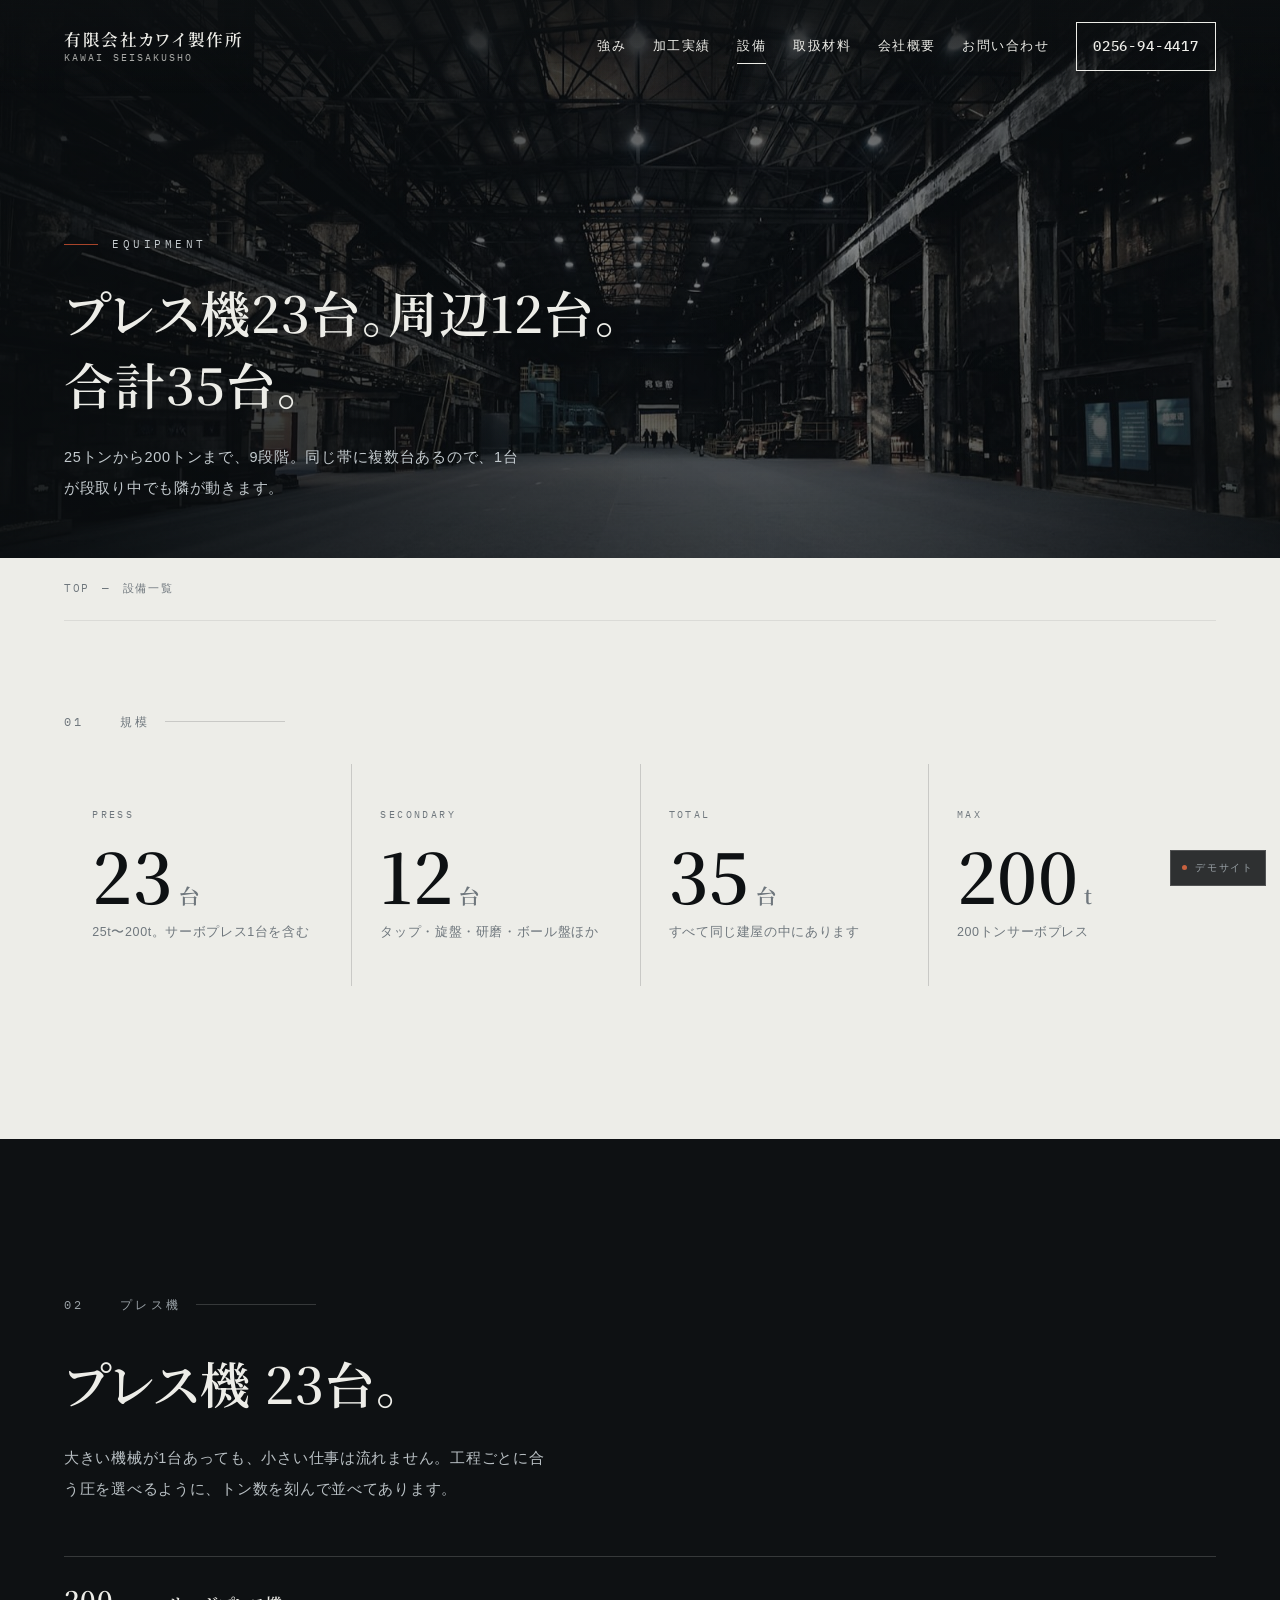
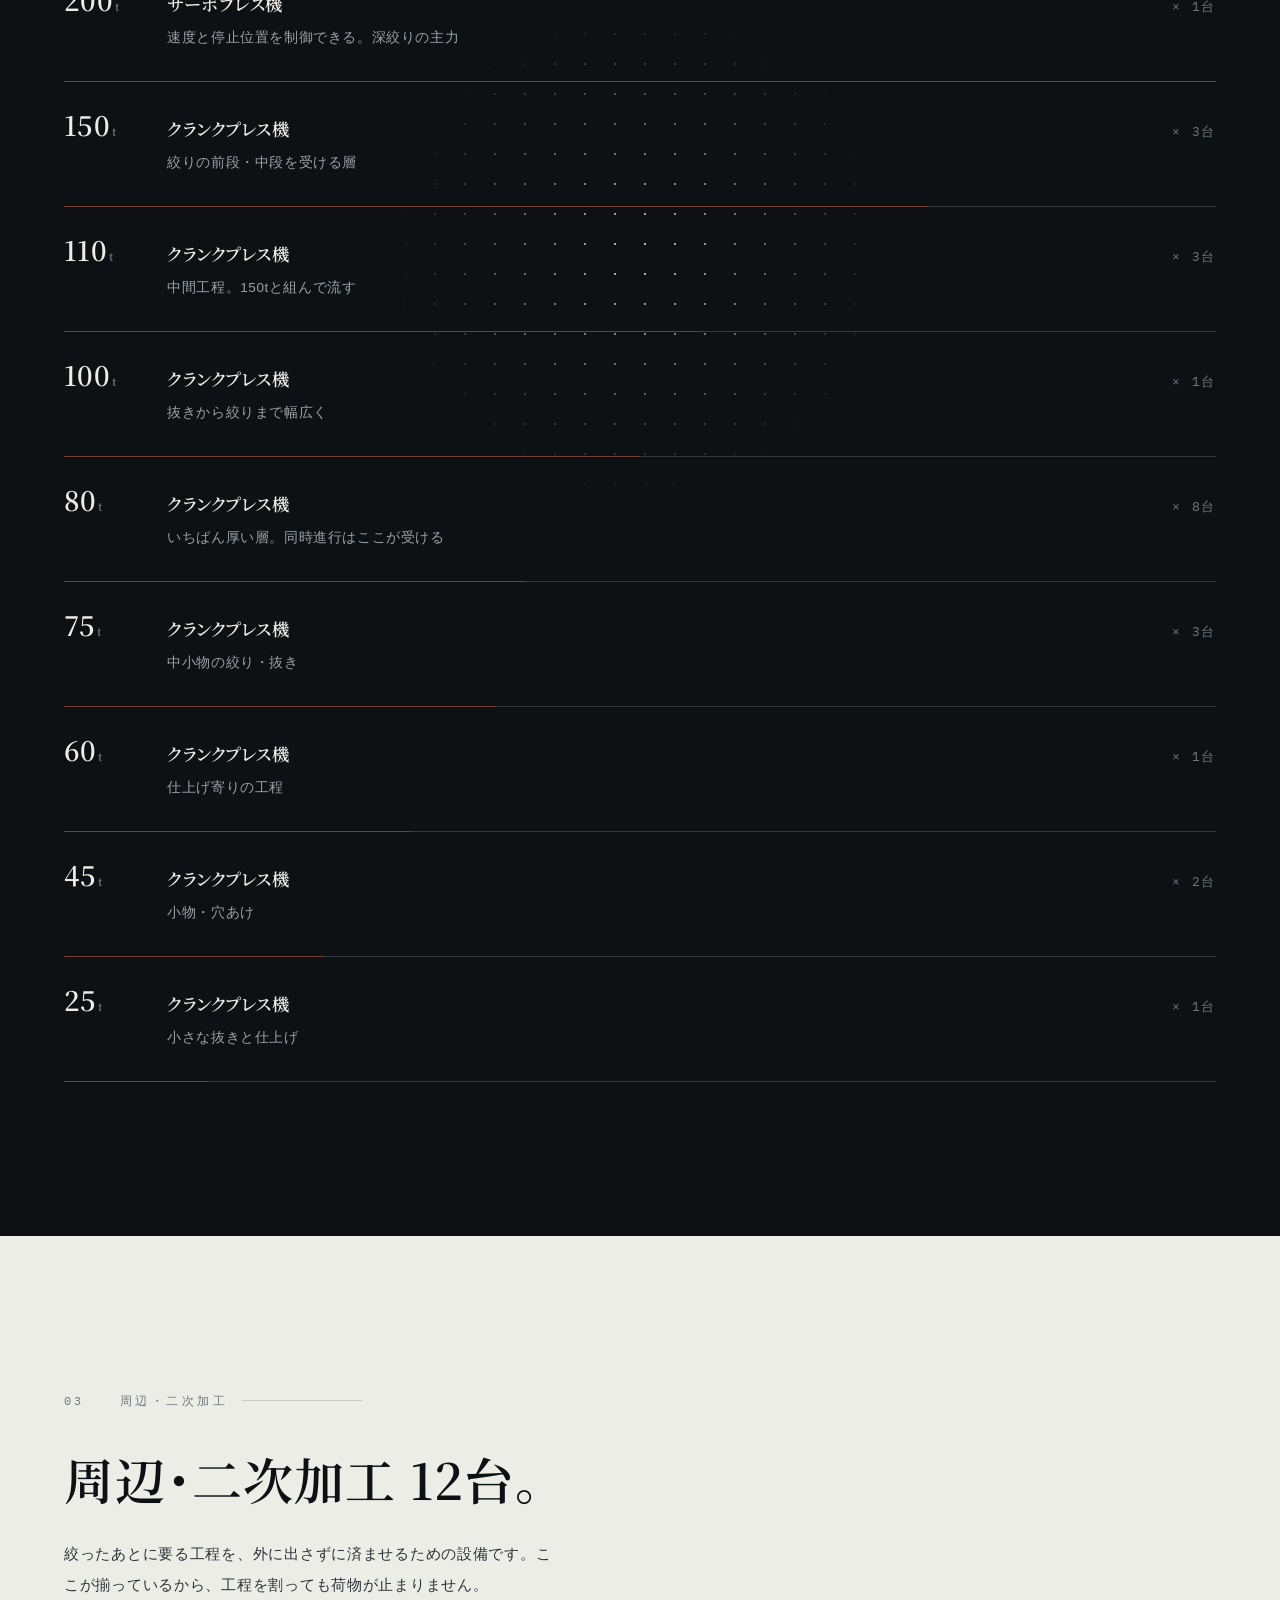
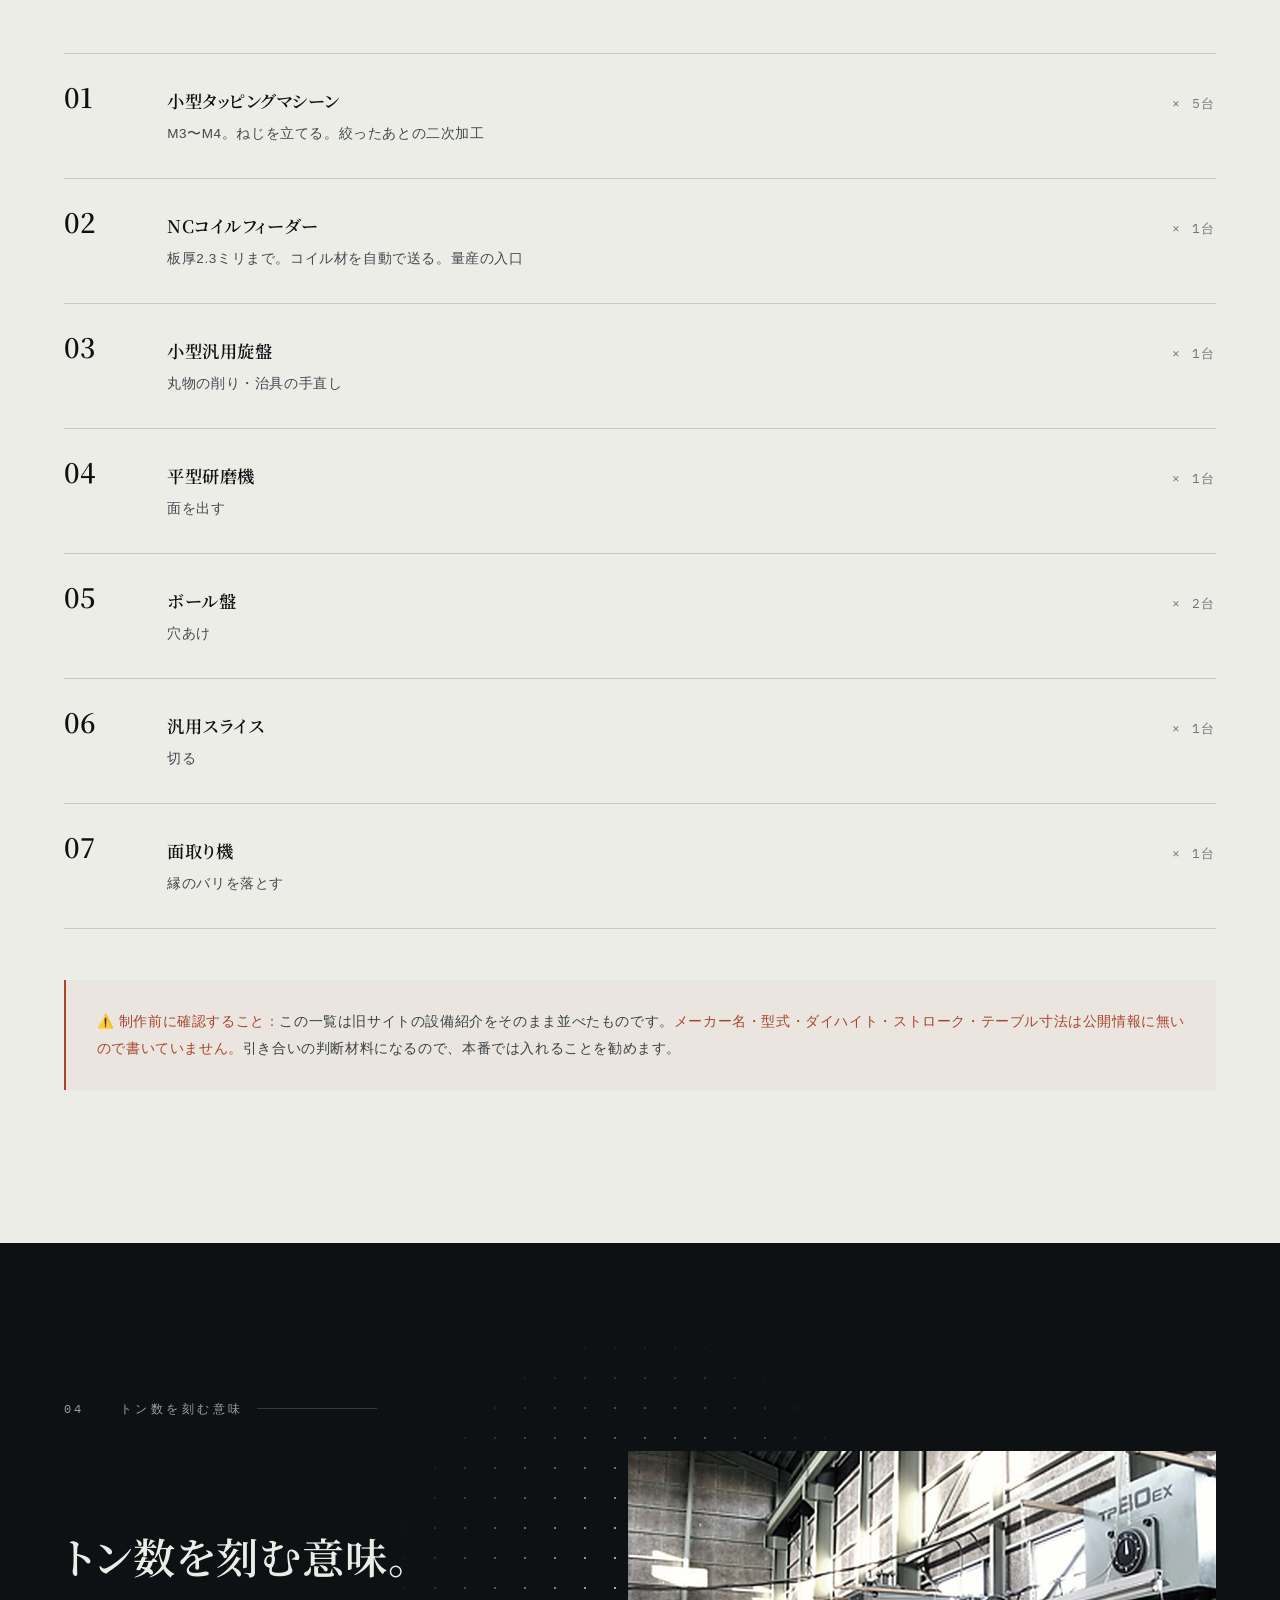
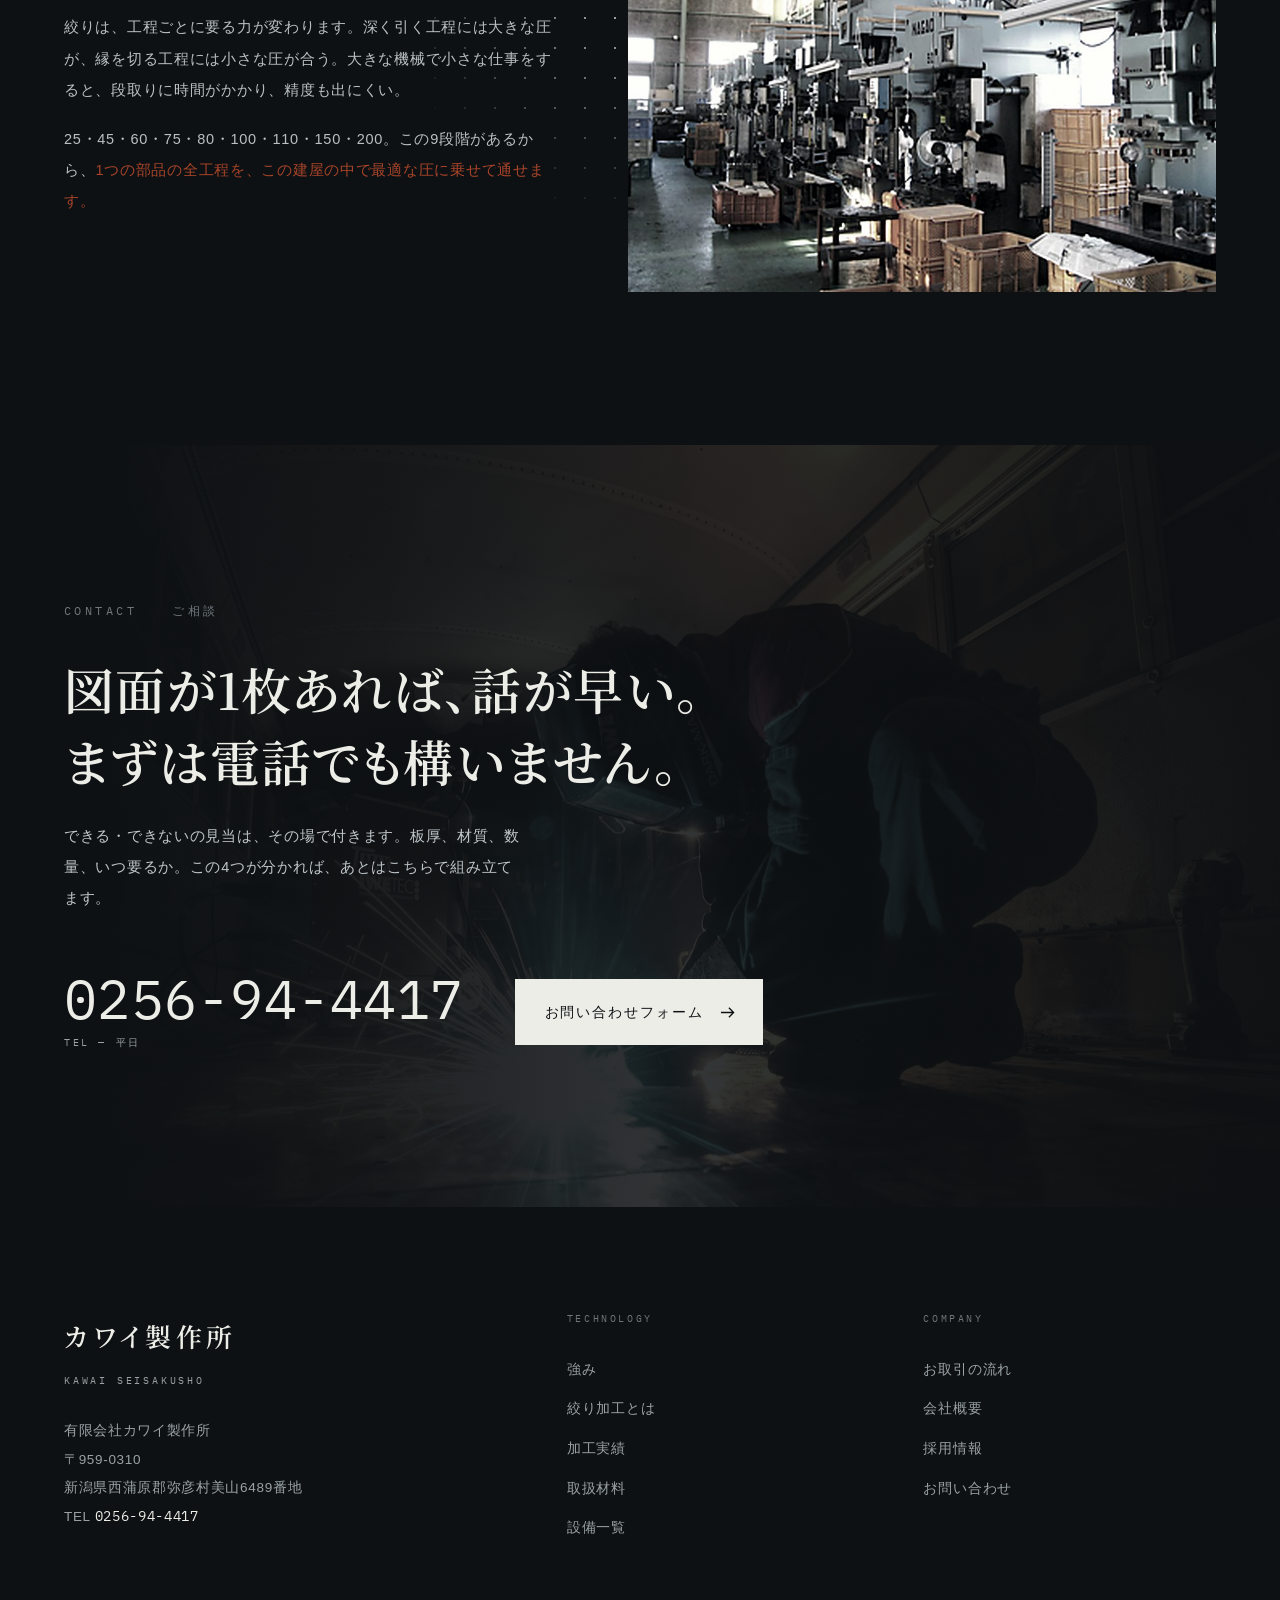
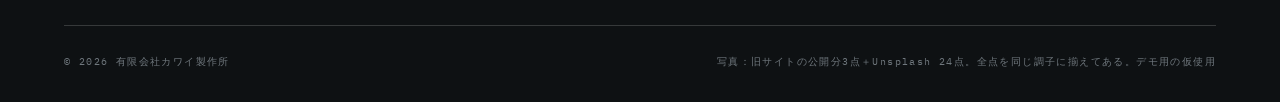
<file: equipment.html>
<!DOCTYPE html>
<html lang="ja">
<head>
<meta charset="UTF-8">
<meta name="viewport" content="width=device-width, initial-scale=1">
<title>設備一覧｜プレス機23台・合計35台｜有限会社カワイ製作所</title>
<meta name="description" content="カワイ製作所の設備一覧。25トンから200トンまでプレス機23台、二次加工の周辺設備12台、合計35台。">
<link rel="canonical" href="https://nextray-gk.github.io/kawai-demo/equipment.html">
<meta name="robots" content="noindex, nofollow">
<meta property="og:type" content="website">
<meta property="og:title" content="設備一覧｜プレス機23台・合計35台｜有限会社カワイ製作所">
<meta property="og:description" content="カワイ製作所の設備一覧。25トンから200トンまでプレス機23台、二次加工の周辺設備12台、合計35台。">
<meta property="og:image" content="https://nextray-gk.github.io/kawai-demo/images/press-line.jpg">
<meta property="og:site_name" content="有限会社カワイ製作所">
<meta name="twitter:card" content="summary_large_image">
<meta name="theme-color" content="#0E1113">
<link rel="icon" href="data:image/svg+xml,%3Csvg xmlns='http://www.w3.org/2000/svg' viewBox='0 0 100 100'%3E%3Crect width='100' height='100' fill='%230E1113'/%3E%3Ccircle cx='50' cy='58' r='25' fill='none' stroke='%23EDEDE8' stroke-width='7'/%3E%3Cpath d='M50 6v40' stroke='%23A8442A' stroke-width='9'/%3E%3C/svg%3E">
<link rel="preconnect" href="https://fonts.googleapis.com">
<link rel="preconnect" href="https://fonts.gstatic.com" crossorigin>
<!-- 和文も読む。Google Fonts は文字の範囲ごとに分けて配るので、1ページぶんだけ落ちてくる -->
<link href="https://fonts.googleapis.com/css2?family=IBM+Plex+Mono:wght@600&family=Noto+Serif+JP:wght@600&display=swap" rel="stylesheet">
<link rel="stylesheet" href="assets/site.css?v=20260906a">
</head>
<body>
<header class="hd" id="hd">
  <a href="index.html" class="hd-logo" aria-label="有限会社カワイ製作所 トップへ">
    <b>有限会社カワイ製作所</b>
    <span>KAWAI SEISAKUSHO</span>
  </a>
  <nav class="hd-nav" id="nav" aria-label="メインメニュー">
    <a href="strength.html">強み</a><a href="products.html">加工実績</a><a href="equipment.html" aria-current="page">設備</a><a href="materials.html">取扱材料</a><a href="company.html">会社概要</a><a href="contact.html">お問い合わせ</a>
    <a class="hd-tel" href="tel:0256944417">0256-94-4417</a>
  </nav>
  <button class="burger" id="burger" type="button" aria-label="メニューを開く" aria-expanded="false" aria-controls="nav"><i></i><i></i><i></i></button>
</header>
<main>
<section class="ph">
  <div class="ph-bg"><img src="images/hall-01.jpg" alt="" fetchpriority="high" width="1600" height="800" decoding="async"></div>
  <div class="ph-in">
    <div class="wrap">
      <p class="ph-en">Equipment</p>
      <h1 class="t-l rv">プレス機23台。周辺12台。<br>合計35台。</h1>
      <p class="t-s rv rv-1" style="max-width:32em;margin-top:22px">25トンから200トンまで、9段階。同じ帯に複数台あるので、1台が段取り中でも隣が動きます。</p>
    </div>
  </div>
</section>
<div class="wrap"><nav class="crumb" aria-label="パンくず"><a href="index.html">TOP</a><span>—</span>設備一覧</nav></div>
<section class="sec"><div class="wrap rel"><span class="side">規模</span><p class="sec-no"><span>01</span>&nbsp;&nbsp;規模</p><dl class="figs rv"><div class="fig"><dt>Press</dt><dd>23<u>台</u></dd><p>25t〜200t。サーボプレス1台を含む</p></div><div class="fig"><dt>Secondary</dt><dd>12<u>台</u></dd><p>タップ・旋盤・研磨・ボール盤ほか</p></div><div class="fig"><dt>Total</dt><dd>35<u>台</u></dd><p>すべて同じ建屋の中にあります</p></div><div class="fig"><dt>Max</dt><dd>200<u>t</u></dd><p>200トンサーボプレス</p></div></dl></div></section><section class="sec sec--ink"><div class="wrap rel"><span class="side">プレス機</span><p class="sec-no"><span>02</span>&nbsp;&nbsp;プレス機</p><h2 class="t-l rv">プレス機 23台。</h2><p class="t-s rv rv-1" style="margin-top:24px;max-width:34em">大きい機械が1台あっても、小さい仕事は流れません。工程ごとに合う圧を選べるように、トン数を刻んで並べてあります。</p><div class="rows rv" style="margin-top:clamp(34px,4vw,52px)"><div class="row"><span class="n">200<u>t</u></span><div><h3>サーボプレス機</h3><p>速度と停止位置を制御できる。深絞りの主力</p></div><span class="qty">× 1台</span><i class="bar" data-w="100.0%"></i></div><div class="row"><span class="n">150<u>t</u></span><div><h3>クランクプレス機</h3><p>絞りの前段・中段を受ける層</p></div><span class="qty">× 3台</span><i class="bar" data-w="75.0%"></i></div><div class="row"><span class="n">110<u>t</u></span><div><h3>クランクプレス機</h3><p>中間工程。150tと組んで流す</p></div><span class="qty">× 3台</span><i class="bar" data-w="55.0%"></i></div><div class="row"><span class="n">100<u>t</u></span><div><h3>クランクプレス機</h3><p>抜きから絞りまで幅広く</p></div><span class="qty">× 1台</span><i class="bar" data-w="50.0%"></i></div><div class="row"><span class="n">80<u>t</u></span><div><h3>クランクプレス機</h3><p>いちばん厚い層。同時進行はここが受ける</p></div><span class="qty">× 8台</span><i class="bar" data-w="40.0%"></i></div><div class="row"><span class="n">75<u>t</u></span><div><h3>クランクプレス機</h3><p>中小物の絞り・抜き</p></div><span class="qty">× 3台</span><i class="bar" data-w="37.5%"></i></div><div class="row"><span class="n">60<u>t</u></span><div><h3>クランクプレス機</h3><p>仕上げ寄りの工程</p></div><span class="qty">× 1台</span><i class="bar" data-w="30.0%"></i></div><div class="row"><span class="n">45<u>t</u></span><div><h3>クランクプレス機</h3><p>小物・穴あけ</p></div><span class="qty">× 2台</span><i class="bar" data-w="22.5%"></i></div><div class="row"><span class="n">25<u>t</u></span><div><h3>クランクプレス機</h3><p>小さな抜きと仕上げ</p></div><span class="qty">× 1台</span><i class="bar" data-w="12.5%"></i></div></div></div></section><section class="sec"><div class="wrap rel"><span class="side">周辺・二次加工</span><p class="sec-no"><span>03</span>&nbsp;&nbsp;周辺・二次加工</p><h2 class="t-l rv">周辺・二次加工 12台。</h2><p class="t-s rv rv-1" style="margin-top:24px;max-width:34em">絞ったあとに要る工程を、外に出さずに済ませるための設備です。ここが揃っているから、工程を割っても荷物が止まりません。</p><div class="rows rv" style="margin-top:clamp(34px,4vw,52px)"><div class="row"><span class="n">01</span><div><h3>小型タッピングマシーン</h3><p>M3〜M4。ねじを立てる。絞ったあとの二次加工</p></div><span class="qty">× 5台</span></div><div class="row"><span class="n">02</span><div><h3>NCコイルフィーダー</h3><p>板厚2.3ミリまで。コイル材を自動で送る。量産の入口</p></div><span class="qty">× 1台</span></div><div class="row"><span class="n">03</span><div><h3>小型汎用旋盤</h3><p>丸物の削り・治具の手直し</p></div><span class="qty">× 1台</span></div><div class="row"><span class="n">04</span><div><h3>平型研磨機</h3><p>面を出す</p></div><span class="qty">× 1台</span></div><div class="row"><span class="n">05</span><div><h3>ボール盤</h3><p>穴あけ</p></div><span class="qty">× 2台</span></div><div class="row"><span class="n">06</span><div><h3>汎用スライス</h3><p>切る</p></div><span class="qty">× 1台</span></div><div class="row"><span class="n">07</span><div><h3>面取り機</h3><p>縁のバリを落とす</p></div><span class="qty">× 1台</span></div></div><div style="margin-top:clamp(36px,4vw,56px)"><div class="note rv"><b>⚠️ 制作前に確認すること：</b>この一覧は旧サイトの設備紹介をそのまま並べたものです。<b>メーカー名・型式・ダイハイト・ストローク・テーブル寸法は公開情報に無いので書いていません。</b>引き合いの判断材料になるので、本番では入れることを勧めます。</div></div></div></section><section class="sec sec--ink"><div class="wrap rel"><span class="side">トン数を刻む意味</span><p class="sec-no"><span>04</span>&nbsp;&nbsp;トン数を刻む意味</p><div class="two two--l">
  <div>
    <h2 class="t-l rv">トン数を刻む意味。</h2>
    <p class="t-s rv rv-1" style="margin-top:26px">絞りは、工程ごとに要る力が変わります。深く引く工程には大きな圧が、縁を切る工程には小さな圧が合う。大きな機械で小さな仕事をすると、段取りに時間がかかり、精度も出にくい。</p>
    <p class="t-s rv rv-1" style="margin-top:18px">25・45・60・75・80・100・110・150・200。この9段階があるから、<b class="rust">1つの部品の全工程を、この建屋の中で最適な圧に乗せて通せます。</b></p>
  </div>
  <div class="pic pic--43 rv rv-1"><img src="images/press-line.jpg" alt="並ぶプレス機" loading="lazy" width="954" height="712" decoding="async"></div>
</div></div></section><section class="call">
  <div class="call-bg"><img src="images/sparks-03.jpg" alt="" loading="lazy" width="1600" height="1066" decoding="async"></div>
  <div class="call-in wrap">
    <p class="sec-no"><span>CONTACT</span>&nbsp;&nbsp;ご相談</p>
    <h2 class="t-l rv">図面が1枚あれば、話が早い。<br>まずは電話でも構いません。</h2>
    <p class="t-s rv rv-1" style="max-width:32em;margin-top:24px">できる・できないの見当は、その場で付きます。板厚、材質、数量、いつ要るか。この4つが分かれば、あとはこちらで組み立てます。</p>
    <div class="call-row rv rv-2">
      <a class="call-tel" href="tel:0256944417"><b>0256-94-4417</b><span>TEL — 平日</span></a>
      <a class="btn btn--fill" href="contact.html">お問い合わせフォーム <svg viewBox="0 0 16 16" fill="none" stroke="currentColor" stroke-width="1.4" aria-hidden="true"><path d="M1 8h13M9.5 3l5 5-5 5"/></svg></a>
    </div>
  </div>
</section>
</main>
<footer class="ft">
  <div class="wrap">
    <div class="ft-top">
      <div class="ft-logo">
        <b>カワイ製作所</b>
        <span>KAWAI SEISAKUSHO</span>
        <address>有限会社カワイ製作所<br>〒959-0310<br>新潟県西蒲原郡弥彦村美山6489番地<br>TEL <a href="tel:0256944417">0256-94-4417</a></address>
      </div>
      <nav class="ft-col" aria-label="Technology"><h4>Technology</h4><a href="strength.html">強み</a><a href="drawing.html">絞り加工とは</a><a href="products.html">加工実績</a><a href="materials.html">取扱材料</a><a href="equipment.html">設備一覧</a></nav><nav class="ft-col" aria-label="Company"><h4>Company</h4><a href="process.html">お取引の流れ</a><a href="company.html">会社概要</a><a href="recruit.html">採用情報</a><a href="contact.html">お問い合わせ</a></nav>
    </div>
    <div class="ft-bot">
      <span>&copy; <span data-year></span> 有限会社カワイ製作所</span>
      <span>写真：旧サイトの公開分3点＋Unsplash 24点。全点を同じ調子に揃えてある。デモ用の仮使用</span>
    </div>
  </div>
</footer>

<!-- ▼ デモサイトのときだけ。本番では common.py の DEMO を False にする -->
<button class="demo-tag" type="button" popovertarget="demoNote" title="これはデモサイトです。掲載内容と写真は公開情報をもとにした制作イメージで、実際の営業内容とは異なる場合があります。制作：NEXTRAY合同会社">デモサイト</button>
<div class="demo-note" id="demoNote" popover>
  <p><b>これはデモサイトです。</b>掲載内容と写真は公開情報をもとにした制作イメージで、実際の営業内容とは異なる場合があります。</p>
  <p class="demo-by">制作：NEXTRAY合同会社</p>
  <button type="button" popovertarget="demoNote" popovertargetaction="hide">閉じる</button>
</div>
<!-- ▲ -->

<script src="assets/site.js?v=20260906a"></script>
</body>
</html>
</file>
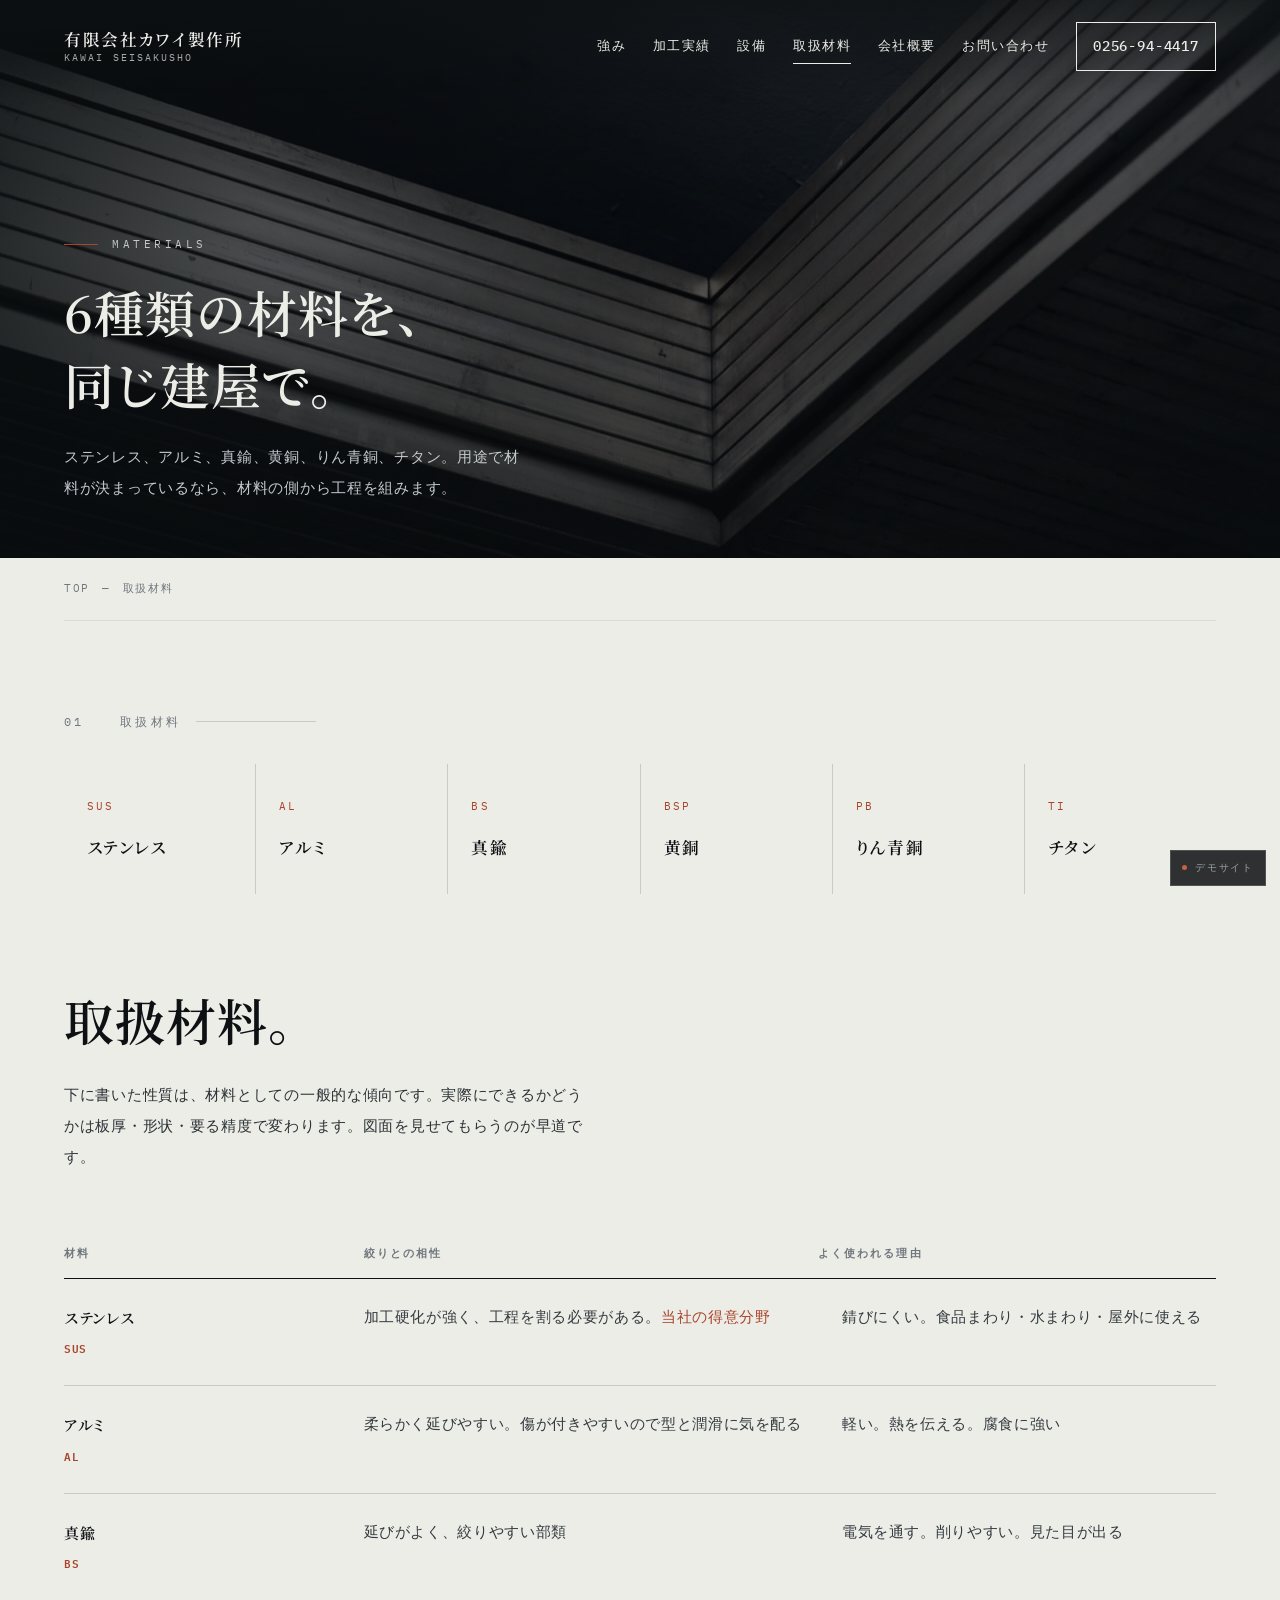
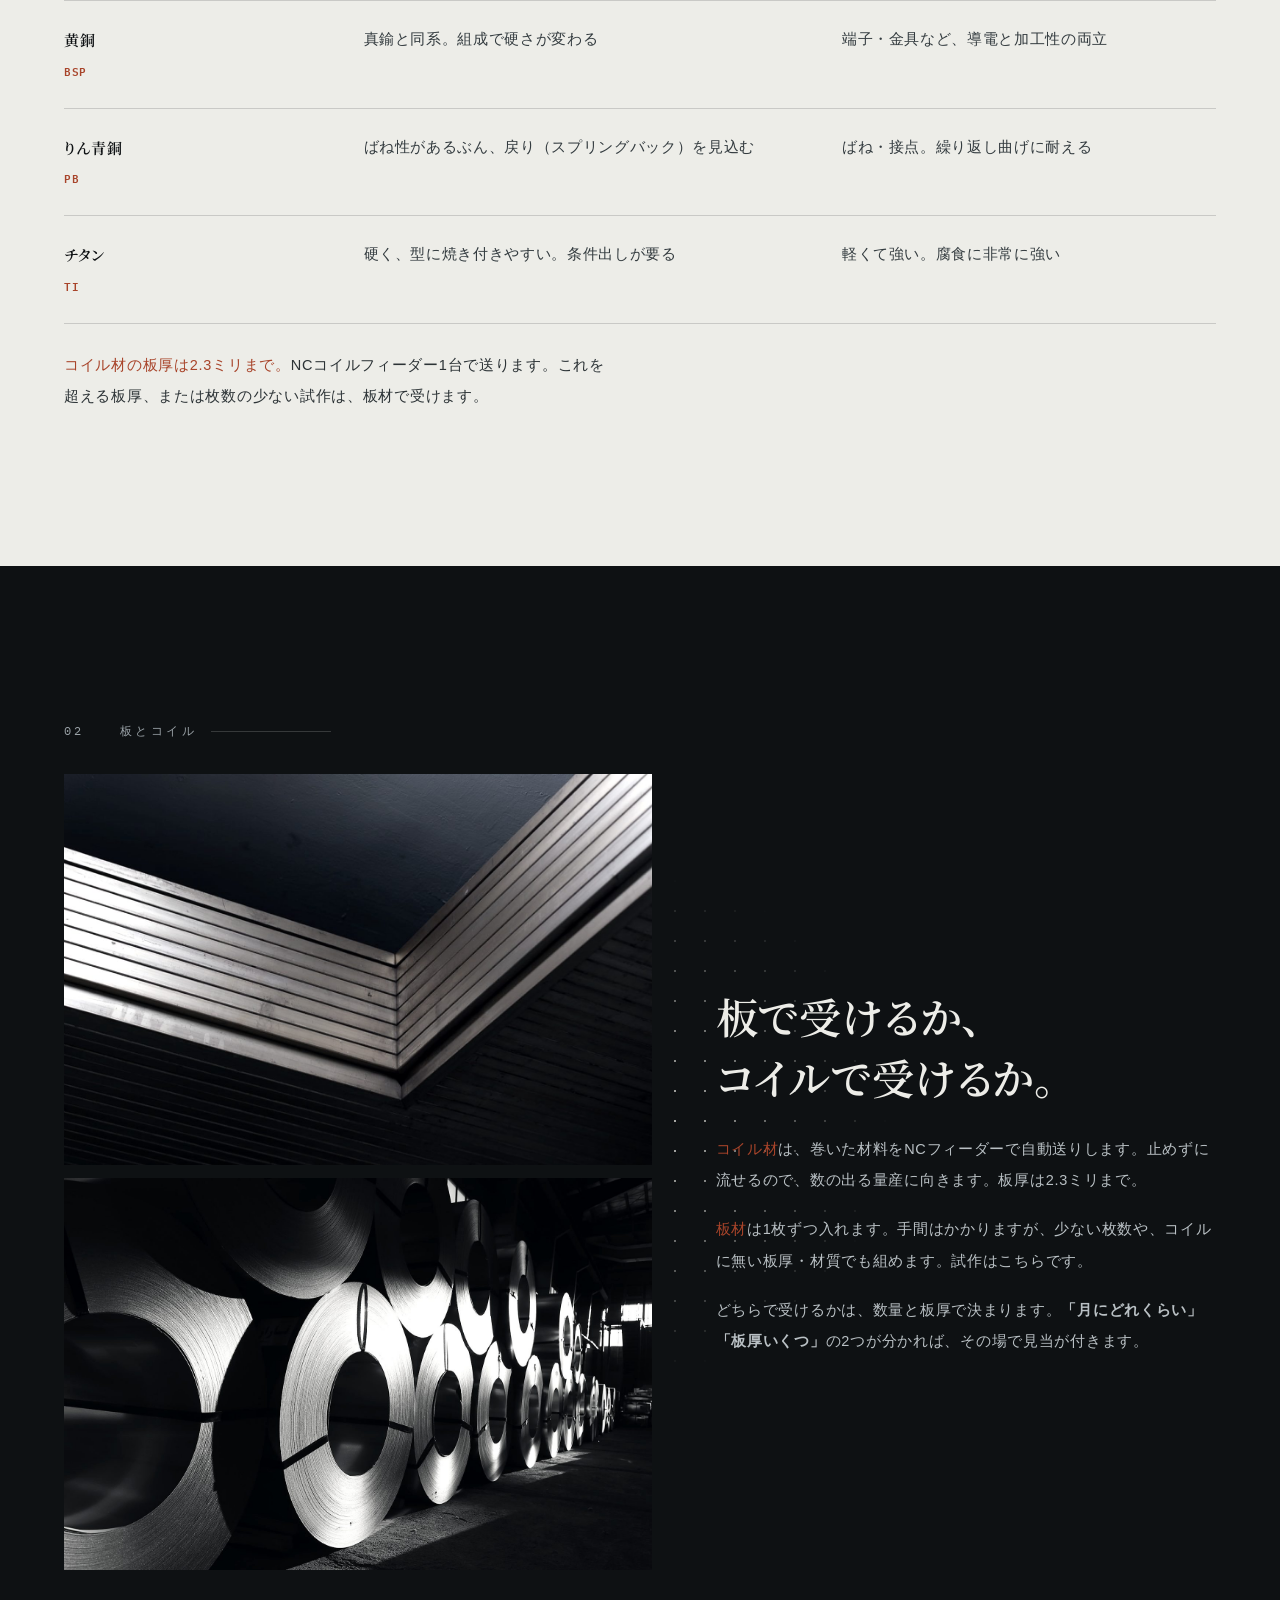
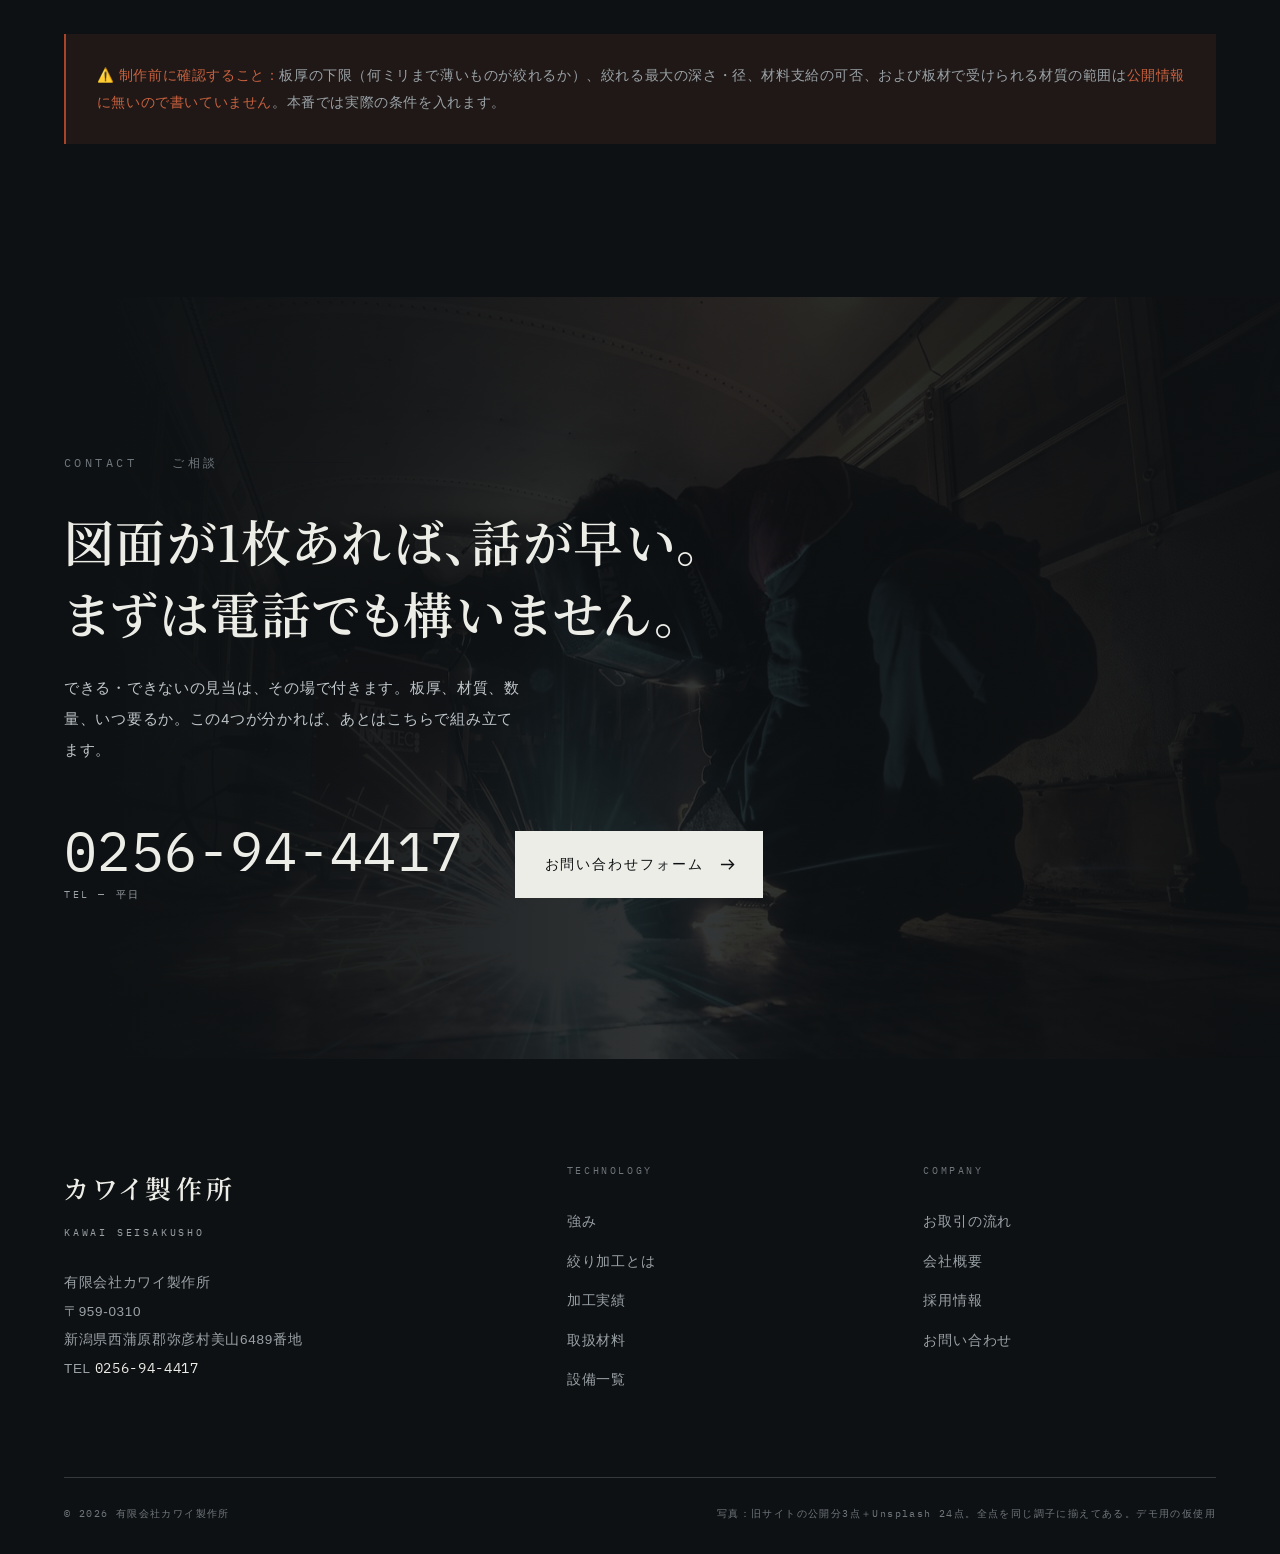
<file: materials.html>
<!DOCTYPE html>
<html lang="ja">
<head>
<meta charset="UTF-8">
<meta name="viewport" content="width=device-width, initial-scale=1">
<title>取扱材料｜ステンレス・アルミ・真鍮・黄銅・りん青銅・チタン｜有限会社カワイ製作所</title>
<meta name="description" content="カワイ製作所が扱う6種類の材料と、絞り加工との相性。コイル材は板厚2.3ミリまで対応します。">
<link rel="canonical" href="https://nextray-gk.github.io/kawai-demo/materials.html">
<meta name="robots" content="noindex, nofollow">
<meta property="og:type" content="website">
<meta property="og:title" content="取扱材料｜ステンレス・アルミ・真鍮・黄銅・りん青銅・チタン｜有限会社カワイ製作所">
<meta property="og:description" content="カワイ製作所が扱う6種類の材料と、絞り加工との相性。コイル材は板厚2.3ミリまで対応します。">
<meta property="og:image" content="https://nextray-gk.github.io/kawai-demo/images/sheet-01.jpg">
<meta property="og:site_name" content="有限会社カワイ製作所">
<meta name="twitter:card" content="summary_large_image">
<meta name="theme-color" content="#0E1113">
<link rel="icon" href="data:image/svg+xml,%3Csvg xmlns='http://www.w3.org/2000/svg' viewBox='0 0 100 100'%3E%3Crect width='100' height='100' fill='%230E1113'/%3E%3Ccircle cx='50' cy='58' r='25' fill='none' stroke='%23EDEDE8' stroke-width='7'/%3E%3Cpath d='M50 6v40' stroke='%23A8442A' stroke-width='9'/%3E%3C/svg%3E">
<link rel="preconnect" href="https://fonts.googleapis.com">
<link rel="preconnect" href="https://fonts.gstatic.com" crossorigin>
<!-- 和文も読む。Google Fonts は文字の範囲ごとに分けて配るので、1ページぶんだけ落ちてくる -->
<link href="https://fonts.googleapis.com/css2?family=IBM+Plex+Mono:wght@600&family=Noto+Serif+JP:wght@600&display=swap" rel="stylesheet">
<link rel="stylesheet" href="assets/site.css?v=20260906a">
</head>
<body>
<header class="hd" id="hd">
  <a href="index.html" class="hd-logo" aria-label="有限会社カワイ製作所 トップへ">
    <b>有限会社カワイ製作所</b>
    <span>KAWAI SEISAKUSHO</span>
  </a>
  <nav class="hd-nav" id="nav" aria-label="メインメニュー">
    <a href="strength.html">強み</a><a href="products.html">加工実績</a><a href="equipment.html">設備</a><a href="materials.html" aria-current="page">取扱材料</a><a href="company.html">会社概要</a><a href="contact.html">お問い合わせ</a>
    <a class="hd-tel" href="tel:0256944417">0256-94-4417</a>
  </nav>
  <button class="burger" id="burger" type="button" aria-label="メニューを開く" aria-expanded="false" aria-controls="nav"><i></i><i></i><i></i></button>
</header>
<main>
<section class="ph">
  <div class="ph-bg"><img src="images/sheet-01.jpg" alt="" fetchpriority="high" width="1600" height="899" decoding="async"></div>
  <div class="ph-in">
    <div class="wrap">
      <p class="ph-en">Materials</p>
      <h1 class="t-l rv">6種類の材料を、<br>同じ建屋で。</h1>
      <p class="t-s rv rv-1" style="max-width:32em;margin-top:22px">ステンレス、アルミ、真鍮、黄銅、りん青銅、チタン。用途で材料が決まっているなら、材料の側から工程を組みます。</p>
    </div>
  </div>
</section>
<div class="wrap"><nav class="crumb" aria-label="パンくず"><a href="index.html">TOP</a><span>—</span>取扱材料</nav></div>
<section class="sec"><div class="wrap rel"><span class="side">取扱材料</span><p class="sec-no"><span>01</span>&nbsp;&nbsp;取扱材料</p><div class="mats rv"><div class="mat"><b>SUS</b><span>ステンレス</span></div><div class="mat"><b>AL</b><span>アルミ</span></div><div class="mat"><b>BS</b><span>真鍮</span></div><div class="mat"><b>BSP</b><span>黄銅</span></div><div class="mat"><b>PB</b><span>りん青銅</span></div><div class="mat"><b>TI</b><span>チタン</span></div></div><h2 class="t-l rv" style="margin-top:clamp(56px,7vw,90px)">取扱材料。</h2><p class="t-s rv rv-1" style="margin-top:24px;max-width:36em">下に書いた性質は、材料としての一般的な傾向です。実際にできるかどうかは板厚・形状・要る精度で変わります。図面を見せてもらうのが早道です。</p><table class="tbl rv" style="margin-top:clamp(30px,4vw,46px)"><thead><tr><th>材料</th><th style="width:auto">絞りとの相性</th><th style="width:auto">よく使われる理由</th></tr></thead><tbody><tr><th>ステンレス<br><span class="mono" style="font-size:11px;color:var(--rust)">SUS</span></th><td>加工硬化が強く、工程を割る必要がある。<b class="rust">当社の得意分野</b></td><td>錆びにくい。食品まわり・水まわり・屋外に使える</td></tr><tr><th>アルミ<br><span class="mono" style="font-size:11px;color:var(--rust)">AL</span></th><td>柔らかく延びやすい。傷が付きやすいので型と潤滑に気を配る</td><td>軽い。熱を伝える。腐食に強い</td></tr><tr><th>真鍮<br><span class="mono" style="font-size:11px;color:var(--rust)">BS</span></th><td>延びがよく、絞りやすい部類</td><td>電気を通す。削りやすい。見た目が出る</td></tr><tr><th>黄銅<br><span class="mono" style="font-size:11px;color:var(--rust)">BSP</span></th><td>真鍮と同系。組成で硬さが変わる</td><td>端子・金具など、導電と加工性の両立</td></tr><tr><th>りん青銅<br><span class="mono" style="font-size:11px;color:var(--rust)">PB</span></th><td>ばね性があるぶん、戻り（スプリングバック）を見込む</td><td>ばね・接点。繰り返し曲げに耐える</td></tr><tr><th>チタン<br><span class="mono" style="font-size:11px;color:var(--rust)">TI</span></th><td>硬く、型に焼き付きやすい。条件出しが要る</td><td>軽くて強い。腐食に非常に強い</td></tr></tbody></table><p class="t-s rv" style="margin-top:26px"><b class="rust">コイル材の板厚は2.3ミリまで。</b>NCコイルフィーダー1台で送ります。これを超える板厚、または枚数の少ない試作は、板材で受けます。</p></div></section><section class="sec sec--ink"><div class="wrap rel"><span class="side">板とコイル</span><p class="sec-no"><span>02</span>&nbsp;&nbsp;板とコイル</p><div class="two two--r">
  <div class="rv" style="display:grid;gap:clamp(8px,1vw,14px)">
    <div class="pic pic--32"><img src="images/sheet-01.jpg" alt="板材" loading="lazy" width="1600" height="899" decoding="async"></div>
    <div class="pic pic--32"><img src="images/coil-01.jpg" alt="コイル材" loading="lazy" width="1600" height="1066" decoding="async"></div>
  </div>
  <div>
    <h2 class="t-l rv">板で受けるか、<br>コイルで受けるか。</h2>
    <p class="t-s rv rv-1" style="margin-top:26px"><b class="rust">コイル材</b>は、巻いた材料をNCフィーダーで自動送りします。止めずに流せるので、数の出る量産に向きます。板厚は2.3ミリまで。</p>
    <p class="t-s rv rv-1" style="margin-top:18px"><b class="rust">板材</b>は1枚ずつ入れます。手間はかかりますが、少ない枚数や、コイルに無い板厚・材質でも組めます。試作はこちらです。</p>
    <p class="t-s rv rv-2" style="margin-top:18px">どちらで受けるかは、数量と板厚で決まります。<b>「月にどれくらい」「板厚いくつ」</b>の2つが分かれば、その場で見当が付きます。</p>
  </div>
</div><div style="margin-top:clamp(40px,5vw,64px)"><div class="note rv"><b>⚠️ 制作前に確認すること：</b>板厚の下限（何ミリまで薄いものが絞れるか）、絞れる最大の深さ・径、材料支給の可否、および板材で受けられる材質の範囲は<b>公開情報に無いので書いていません</b>。本番では実際の条件を入れます。</div></div></div></section><section class="call">
  <div class="call-bg"><img src="images/sparks-03.jpg" alt="" loading="lazy" width="1600" height="1066" decoding="async"></div>
  <div class="call-in wrap">
    <p class="sec-no"><span>CONTACT</span>&nbsp;&nbsp;ご相談</p>
    <h2 class="t-l rv">図面が1枚あれば、話が早い。<br>まずは電話でも構いません。</h2>
    <p class="t-s rv rv-1" style="max-width:32em;margin-top:24px">できる・できないの見当は、その場で付きます。板厚、材質、数量、いつ要るか。この4つが分かれば、あとはこちらで組み立てます。</p>
    <div class="call-row rv rv-2">
      <a class="call-tel" href="tel:0256944417"><b>0256-94-4417</b><span>TEL — 平日</span></a>
      <a class="btn btn--fill" href="contact.html">お問い合わせフォーム <svg viewBox="0 0 16 16" fill="none" stroke="currentColor" stroke-width="1.4" aria-hidden="true"><path d="M1 8h13M9.5 3l5 5-5 5"/></svg></a>
    </div>
  </div>
</section>
</main>
<footer class="ft">
  <div class="wrap">
    <div class="ft-top">
      <div class="ft-logo">
        <b>カワイ製作所</b>
        <span>KAWAI SEISAKUSHO</span>
        <address>有限会社カワイ製作所<br>〒959-0310<br>新潟県西蒲原郡弥彦村美山6489番地<br>TEL <a href="tel:0256944417">0256-94-4417</a></address>
      </div>
      <nav class="ft-col" aria-label="Technology"><h4>Technology</h4><a href="strength.html">強み</a><a href="drawing.html">絞り加工とは</a><a href="products.html">加工実績</a><a href="materials.html">取扱材料</a><a href="equipment.html">設備一覧</a></nav><nav class="ft-col" aria-label="Company"><h4>Company</h4><a href="process.html">お取引の流れ</a><a href="company.html">会社概要</a><a href="recruit.html">採用情報</a><a href="contact.html">お問い合わせ</a></nav>
    </div>
    <div class="ft-bot">
      <span>&copy; <span data-year></span> 有限会社カワイ製作所</span>
      <span>写真：旧サイトの公開分3点＋Unsplash 24点。全点を同じ調子に揃えてある。デモ用の仮使用</span>
    </div>
  </div>
</footer>

<!-- ▼ デモサイトのときだけ。本番では common.py の DEMO を False にする -->
<button class="demo-tag" type="button" popovertarget="demoNote" title="これはデモサイトです。掲載内容と写真は公開情報をもとにした制作イメージで、実際の営業内容とは異なる場合があります。制作：NEXTRAY合同会社">デモサイト</button>
<div class="demo-note" id="demoNote" popover>
  <p><b>これはデモサイトです。</b>掲載内容と写真は公開情報をもとにした制作イメージで、実際の営業内容とは異なる場合があります。</p>
  <p class="demo-by">制作：NEXTRAY合同会社</p>
  <button type="button" popovertarget="demoNote" popovertargetaction="hide">閉じる</button>
</div>
<!-- ▲ -->

<script src="assets/site.js?v=20260906a"></script>
</body>
</html>
</file>
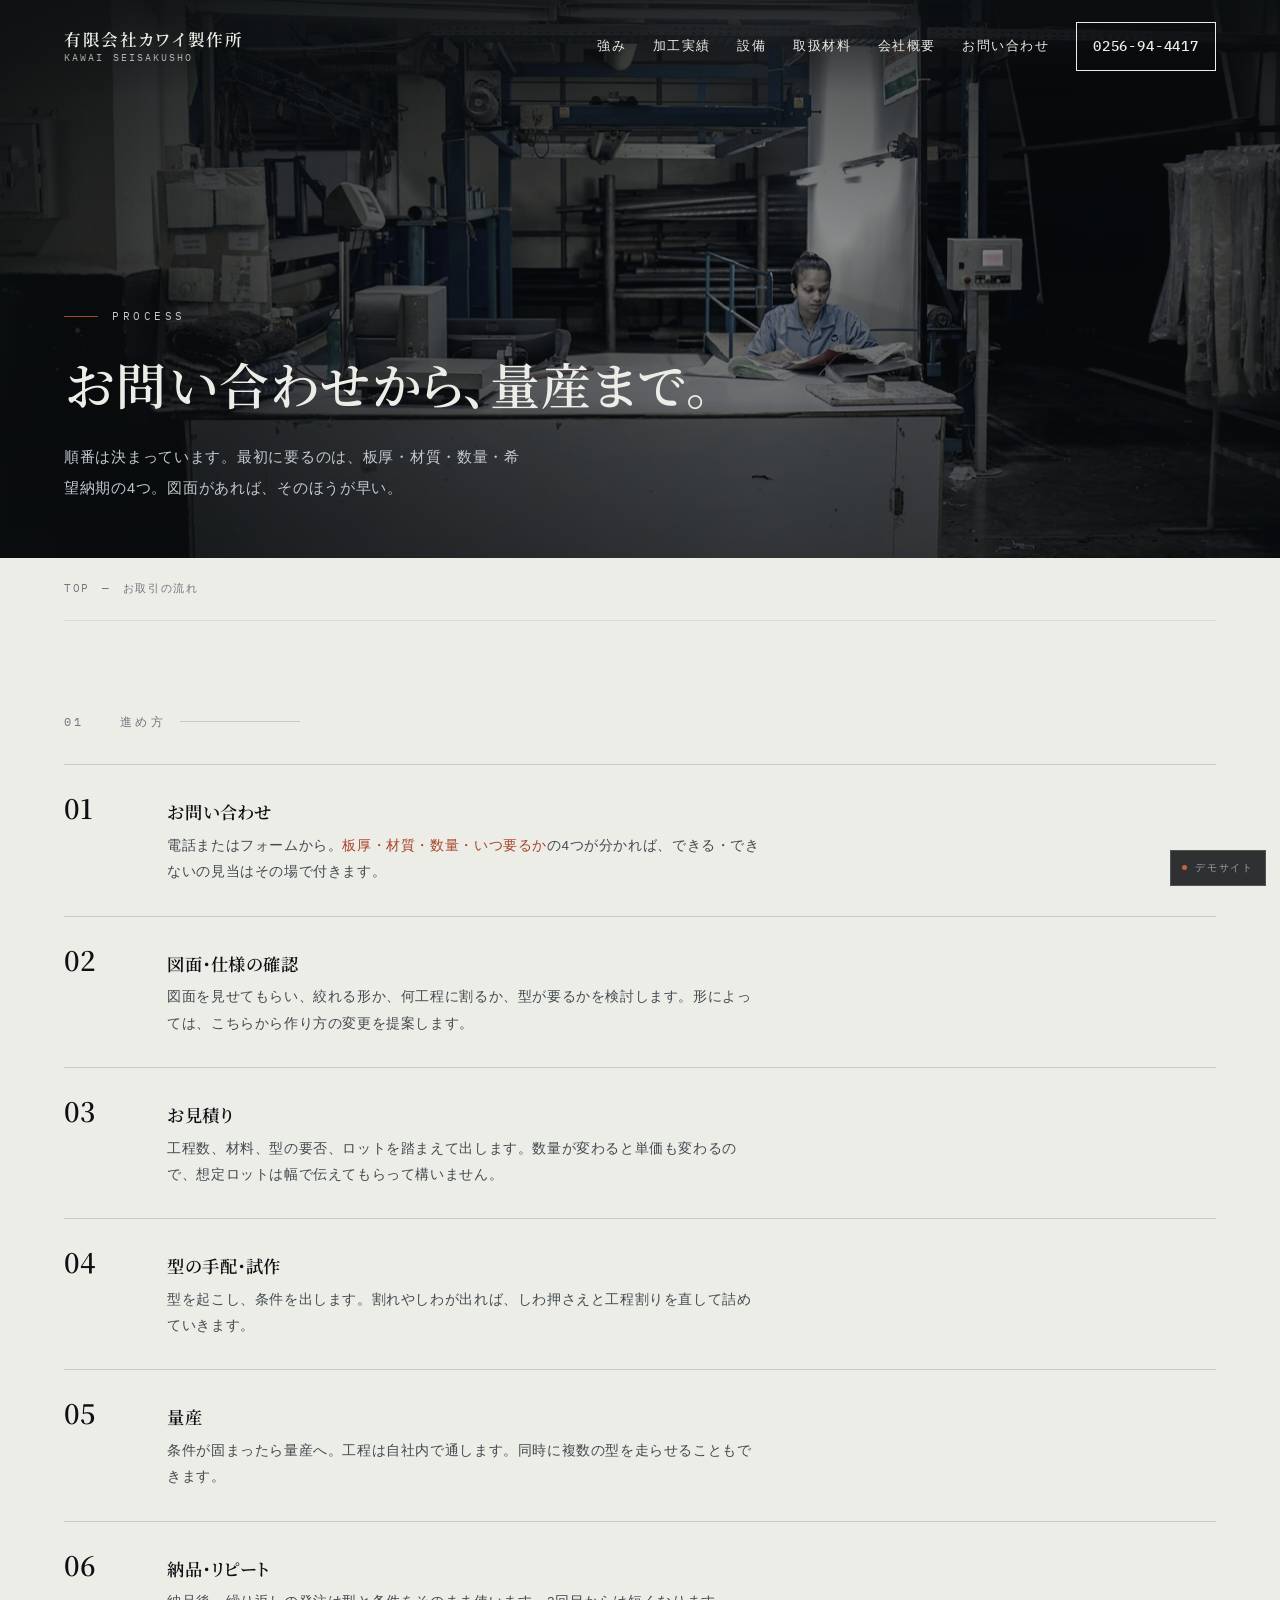
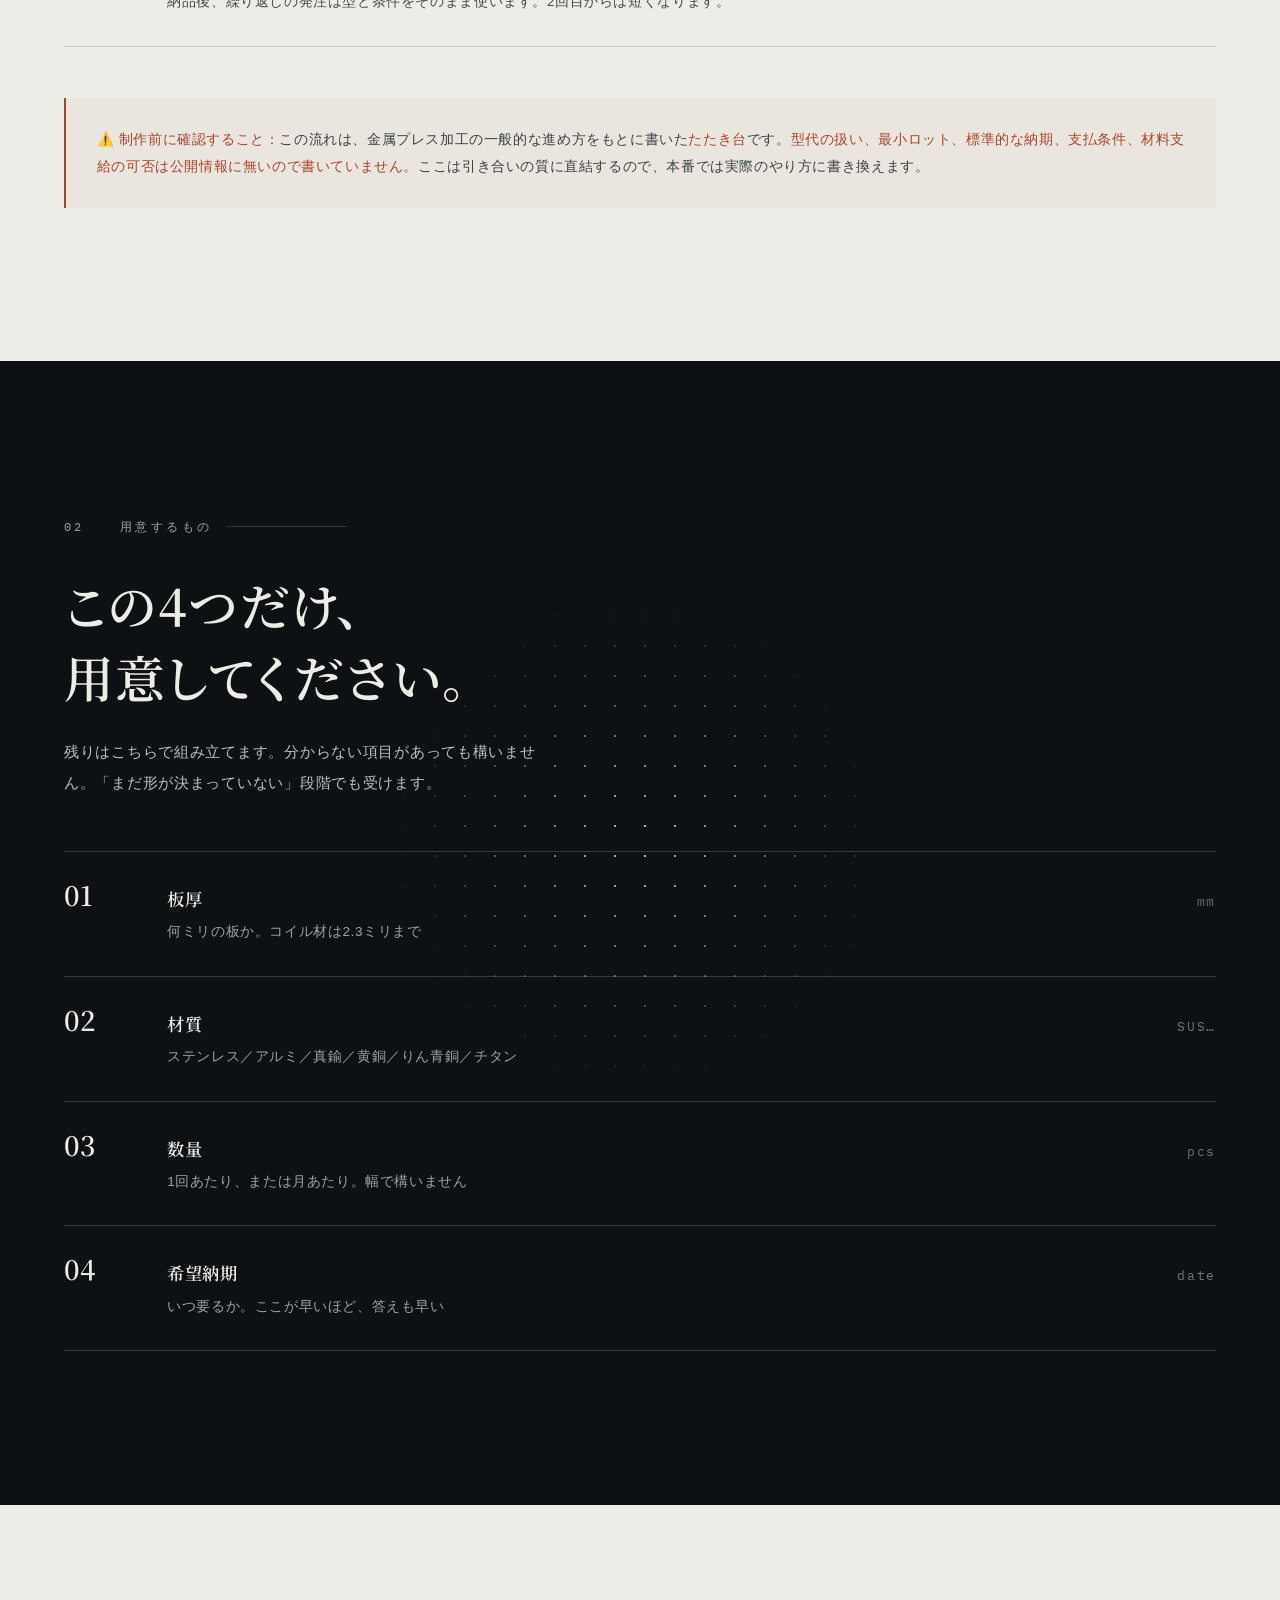
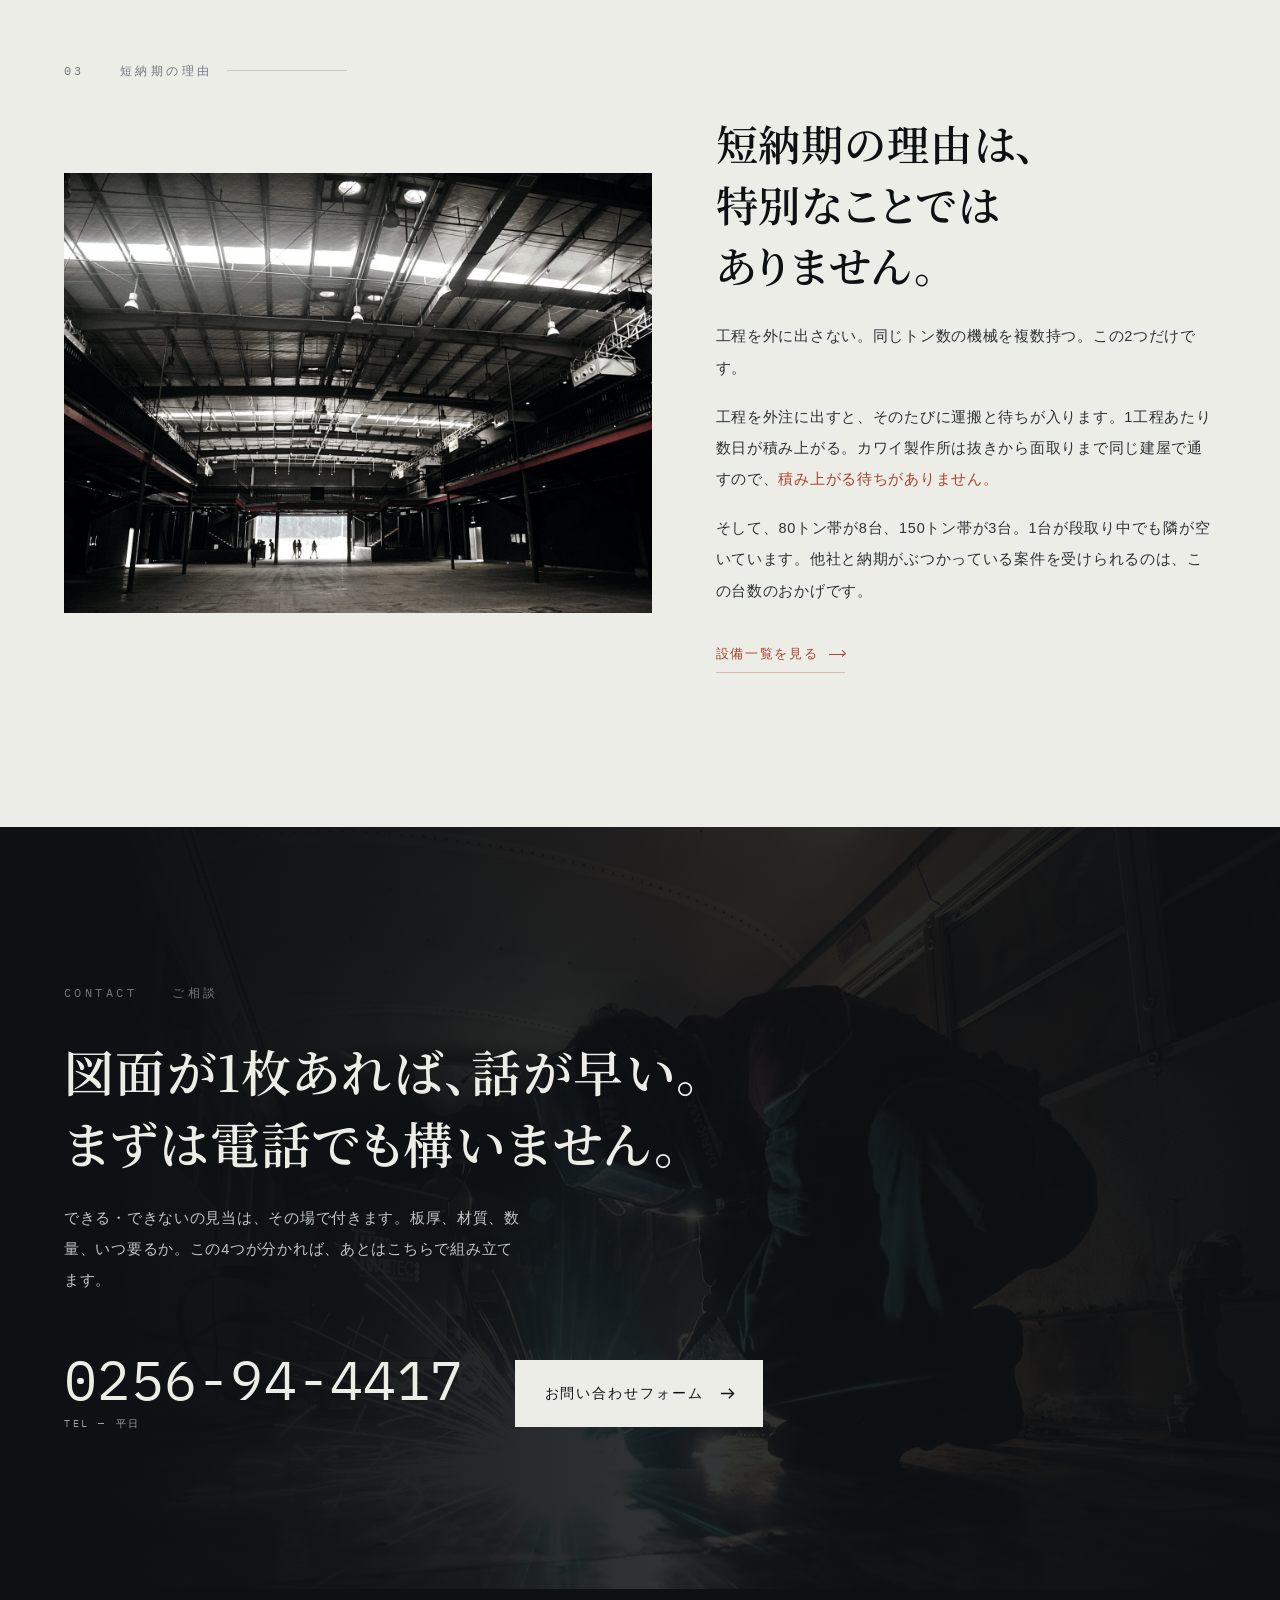
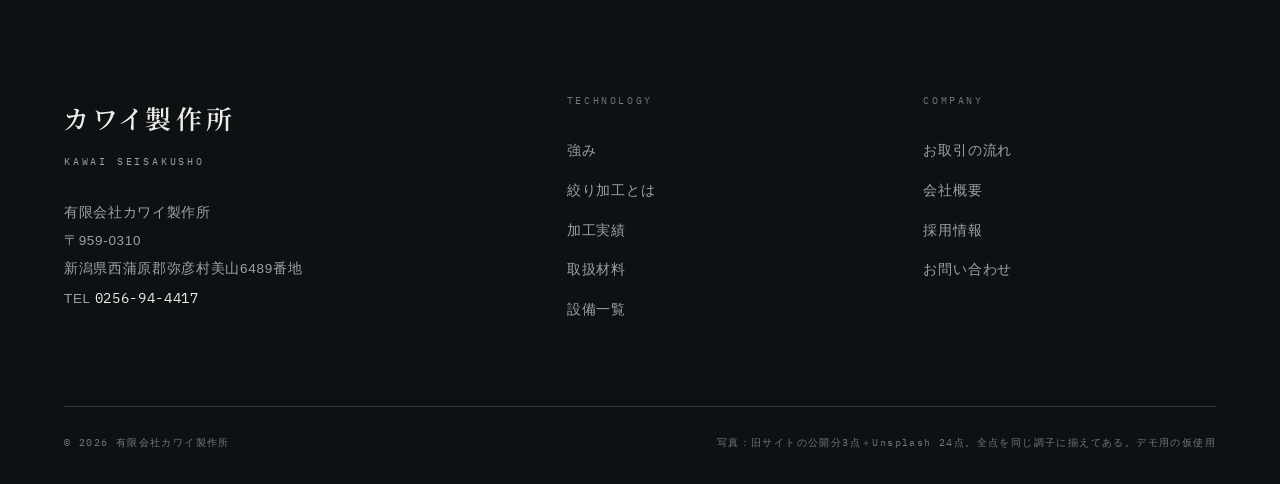
<file: process.html>
<!DOCTYPE html>
<html lang="ja">
<head>
<meta charset="UTF-8">
<meta name="viewport" content="width=device-width, initial-scale=1">
<title>お取引の流れ｜お問い合わせから量産まで｜有限会社カワイ製作所</title>
<meta name="description" content="カワイ製作所への金属プレス加工のご依頼の流れ。お問い合わせ、図面確認、見積、試作、量産、納品まで6段階。">
<link rel="canonical" href="https://nextray-gk.github.io/kawai-demo/process.html">
<meta name="robots" content="noindex, nofollow">
<meta property="og:type" content="website">
<meta property="og:title" content="お取引の流れ｜お問い合わせから量産まで｜有限会社カワイ製作所">
<meta property="og:description" content="カワイ製作所への金属プレス加工のご依頼の流れ。お問い合わせ、図面確認、見積、試作、量産、納品まで6段階。">
<meta property="og:image" content="https://nextray-gk.github.io/kawai-demo/images/worker-02.jpg">
<meta property="og:site_name" content="有限会社カワイ製作所">
<meta name="twitter:card" content="summary_large_image">
<meta name="theme-color" content="#0E1113">
<link rel="icon" href="data:image/svg+xml,%3Csvg xmlns='http://www.w3.org/2000/svg' viewBox='0 0 100 100'%3E%3Crect width='100' height='100' fill='%230E1113'/%3E%3Ccircle cx='50' cy='58' r='25' fill='none' stroke='%23EDEDE8' stroke-width='7'/%3E%3Cpath d='M50 6v40' stroke='%23A8442A' stroke-width='9'/%3E%3C/svg%3E">
<link rel="preconnect" href="https://fonts.googleapis.com">
<link rel="preconnect" href="https://fonts.gstatic.com" crossorigin>
<!-- 和文も読む。Google Fonts は文字の範囲ごとに分けて配るので、1ページぶんだけ落ちてくる -->
<link href="https://fonts.googleapis.com/css2?family=IBM+Plex+Mono:wght@600&family=Noto+Serif+JP:wght@600&display=swap" rel="stylesheet">
<link rel="stylesheet" href="assets/site.css?v=20260906a">
</head>
<body>
<header class="hd" id="hd">
  <a href="index.html" class="hd-logo" aria-label="有限会社カワイ製作所 トップへ">
    <b>有限会社カワイ製作所</b>
    <span>KAWAI SEISAKUSHO</span>
  </a>
  <nav class="hd-nav" id="nav" aria-label="メインメニュー">
    <a href="strength.html">強み</a><a href="products.html">加工実績</a><a href="equipment.html">設備</a><a href="materials.html">取扱材料</a><a href="company.html">会社概要</a><a href="contact.html">お問い合わせ</a>
    <a class="hd-tel" href="tel:0256944417">0256-94-4417</a>
  </nav>
  <button class="burger" id="burger" type="button" aria-label="メニューを開く" aria-expanded="false" aria-controls="nav"><i></i><i></i><i></i></button>
</header>
<main>
<section class="ph">
  <div class="ph-bg"><img src="images/worker-02.jpg" alt="" fetchpriority="high" width="1600" height="1066" decoding="async"></div>
  <div class="ph-in">
    <div class="wrap">
      <p class="ph-en">Process</p>
      <h1 class="t-l rv">お問い合わせから、量産まで。</h1>
      <p class="t-s rv rv-1" style="max-width:32em;margin-top:22px">順番は決まっています。最初に要るのは、板厚・材質・数量・希望納期の4つ。図面があれば、そのほうが早い。</p>
    </div>
  </div>
</section>
<div class="wrap"><nav class="crumb" aria-label="パンくず"><a href="index.html">TOP</a><span>—</span>お取引の流れ</nav></div>
<section class="sec"><div class="wrap rel"><span class="side">進め方</span><p class="sec-no"><span>01</span>&nbsp;&nbsp;進め方</p><div class="rows rv"><div class="row"><span class="n">01</span><div><h3>お問い合わせ</h3><p>電話またはフォームから。<b class="rust">板厚・材質・数量・いつ要るか</b>の4つが分かれば、できる・できないの見当はその場で付きます。</p></div><span class="qty"></span></div><div class="row"><span class="n">02</span><div><h3>図面・仕様の確認</h3><p>図面を見せてもらい、絞れる形か、何工程に割るか、型が要るかを検討します。形によっては、こちらから作り方の変更を提案します。</p></div><span class="qty"></span></div><div class="row"><span class="n">03</span><div><h3>お見積り</h3><p>工程数、材料、型の要否、ロットを踏まえて出します。数量が変わると単価も変わるので、想定ロットは幅で伝えてもらって構いません。</p></div><span class="qty"></span></div><div class="row"><span class="n">04</span><div><h3>型の手配・試作</h3><p>型を起こし、条件を出します。割れやしわが出れば、しわ押さえと工程割りを直して詰めていきます。</p></div><span class="qty"></span></div><div class="row"><span class="n">05</span><div><h3>量産</h3><p>条件が固まったら量産へ。工程は自社内で通します。同時に複数の型を走らせることもできます。</p></div><span class="qty"></span></div><div class="row"><span class="n">06</span><div><h3>納品・リピート</h3><p>納品後、繰り返しの発注は型と条件をそのまま使います。2回目からは短くなります。</p></div><span class="qty"></span></div></div><div style="margin-top:clamp(36px,4vw,56px)"><div class="note rv"><b>⚠️ 制作前に確認すること：</b>この流れは、金属プレス加工の一般的な進め方をもとに書いた<b>たたき台</b>です。<b>型代の扱い、最小ロット、標準的な納期、支払条件、材料支給の可否は公開情報に無いので書いていません。</b>ここは引き合いの質に直結するので、本番では実際のやり方に書き換えます。</div></div></div></section><section class="sec sec--ink"><div class="wrap rel"><span class="side">用意するもの</span><p class="sec-no"><span>02</span>&nbsp;&nbsp;用意するもの</p><h2 class="t-l rv">この4つだけ、<br>用意してください。</h2><p class="t-s rv rv-1" style="margin-top:24px;max-width:34em">残りはこちらで組み立てます。分からない項目があっても構いません。「まだ形が決まっていない」段階でも受けます。</p><div style="margin-top:clamp(34px,4vw,52px)"><div class="rows rv"><div class="row"><span class="n">01</span><div><h3>板厚</h3><p>何ミリの板か。コイル材は2.3ミリまで</p></div><span class="qty">mm</span></div><div class="row"><span class="n">02</span><div><h3>材質</h3><p>ステンレス／アルミ／真鍮／黄銅／りん青銅／チタン</p></div><span class="qty">SUS…</span></div><div class="row"><span class="n">03</span><div><h3>数量</h3><p>1回あたり、または月あたり。幅で構いません</p></div><span class="qty">pcs</span></div><div class="row"><span class="n">04</span><div><h3>希望納期</h3><p>いつ要るか。ここが早いほど、答えも早い</p></div><span class="qty">date</span></div></div></div></div></section><section class="sec"><div class="wrap rel"><span class="side">短納期の理由</span><p class="sec-no"><span>03</span>&nbsp;&nbsp;短納期の理由</p><div class="two two--r">
  <div class="pic pic--43 rv"><img src="images/hall-02.jpg" alt="工場の内部" loading="lazy" width="1600" height="1064" decoding="async"></div>
  <div>
    <h2 class="t-l rv">短納期の理由は、<br>特別なことでは<br>ありません。</h2>
    <p class="t-s rv rv-1" style="margin-top:26px">工程を外に出さない。同じトン数の機械を複数持つ。この2つだけです。</p>
    <p class="t-s rv rv-1" style="margin-top:18px">工程を外注に出すと、そのたびに運搬と待ちが入ります。1工程あたり数日が積み上がる。カワイ製作所は抜きから面取りまで同じ建屋で通すので、<b class="rust">積み上がる待ちがありません。</b></p>
    <p class="t-s rv rv-2" style="margin-top:18px">そして、80トン帯が8台、150トン帯が3台。1台が段取り中でも隣が空いています。他社と納期がぶつかっている案件を受けられるのは、この台数のおかげです。</p>
    <div class="rv rv-2" style="margin-top:30px"><a class="ln" href="equipment.html">設備一覧を見る<i></i></a></div>
  </div>
</div></div></section><section class="call">
  <div class="call-bg"><img src="images/sparks-03.jpg" alt="" loading="lazy" width="1600" height="1066" decoding="async"></div>
  <div class="call-in wrap">
    <p class="sec-no"><span>CONTACT</span>&nbsp;&nbsp;ご相談</p>
    <h2 class="t-l rv">図面が1枚あれば、話が早い。<br>まずは電話でも構いません。</h2>
    <p class="t-s rv rv-1" style="max-width:32em;margin-top:24px">できる・できないの見当は、その場で付きます。板厚、材質、数量、いつ要るか。この4つが分かれば、あとはこちらで組み立てます。</p>
    <div class="call-row rv rv-2">
      <a class="call-tel" href="tel:0256944417"><b>0256-94-4417</b><span>TEL — 平日</span></a>
      <a class="btn btn--fill" href="contact.html">お問い合わせフォーム <svg viewBox="0 0 16 16" fill="none" stroke="currentColor" stroke-width="1.4" aria-hidden="true"><path d="M1 8h13M9.5 3l5 5-5 5"/></svg></a>
    </div>
  </div>
</section>
</main>
<footer class="ft">
  <div class="wrap">
    <div class="ft-top">
      <div class="ft-logo">
        <b>カワイ製作所</b>
        <span>KAWAI SEISAKUSHO</span>
        <address>有限会社カワイ製作所<br>〒959-0310<br>新潟県西蒲原郡弥彦村美山6489番地<br>TEL <a href="tel:0256944417">0256-94-4417</a></address>
      </div>
      <nav class="ft-col" aria-label="Technology"><h4>Technology</h4><a href="strength.html">強み</a><a href="drawing.html">絞り加工とは</a><a href="products.html">加工実績</a><a href="materials.html">取扱材料</a><a href="equipment.html">設備一覧</a></nav><nav class="ft-col" aria-label="Company"><h4>Company</h4><a href="process.html">お取引の流れ</a><a href="company.html">会社概要</a><a href="recruit.html">採用情報</a><a href="contact.html">お問い合わせ</a></nav>
    </div>
    <div class="ft-bot">
      <span>&copy; <span data-year></span> 有限会社カワイ製作所</span>
      <span>写真：旧サイトの公開分3点＋Unsplash 24点。全点を同じ調子に揃えてある。デモ用の仮使用</span>
    </div>
  </div>
</footer>

<!-- ▼ デモサイトのときだけ。本番では common.py の DEMO を False にする -->
<button class="demo-tag" type="button" popovertarget="demoNote" title="これはデモサイトです。掲載内容と写真は公開情報をもとにした制作イメージで、実際の営業内容とは異なる場合があります。制作：NEXTRAY合同会社">デモサイト</button>
<div class="demo-note" id="demoNote" popover>
  <p><b>これはデモサイトです。</b>掲載内容と写真は公開情報をもとにした制作イメージで、実際の営業内容とは異なる場合があります。</p>
  <p class="demo-by">制作：NEXTRAY合同会社</p>
  <button type="button" popovertarget="demoNote" popovertargetaction="hide">閉じる</button>
</div>
<!-- ▲ -->

<script src="assets/site.js?v=20260906a"></script>
</body>
</html>
</file>
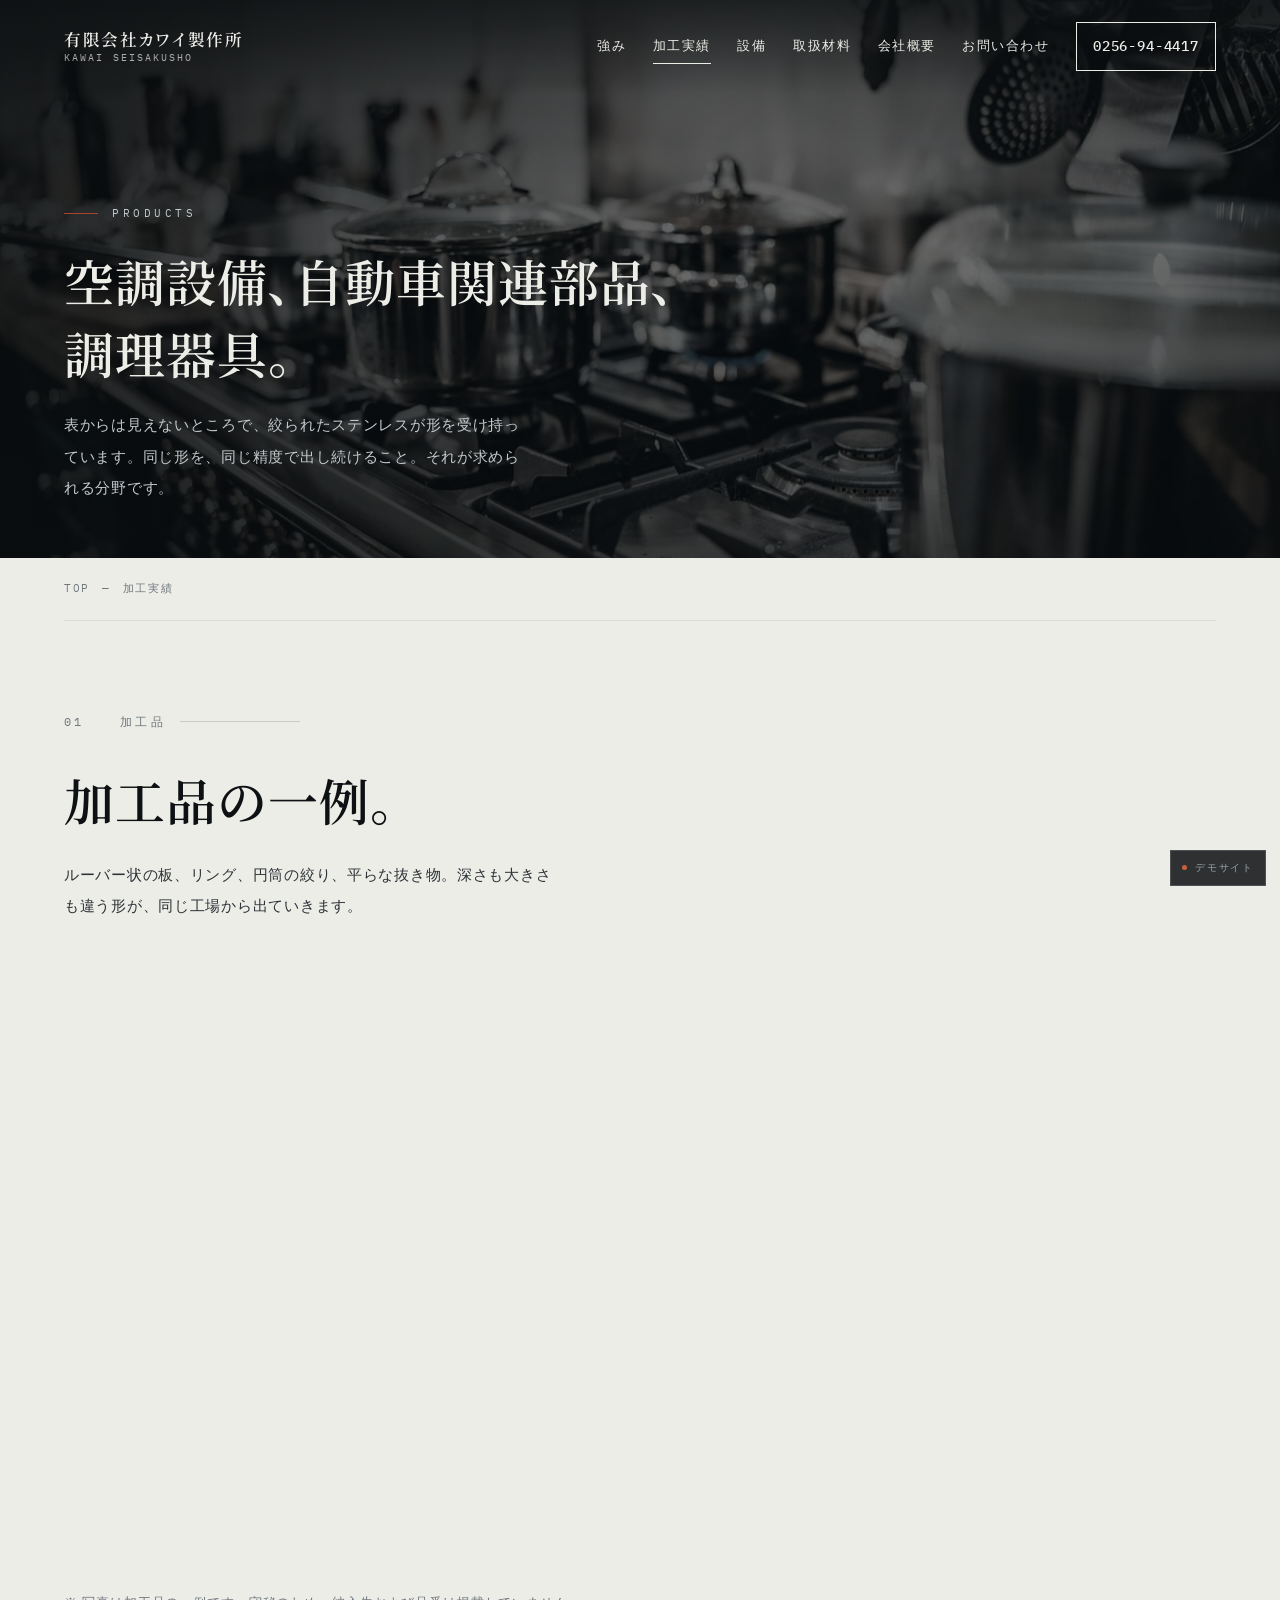
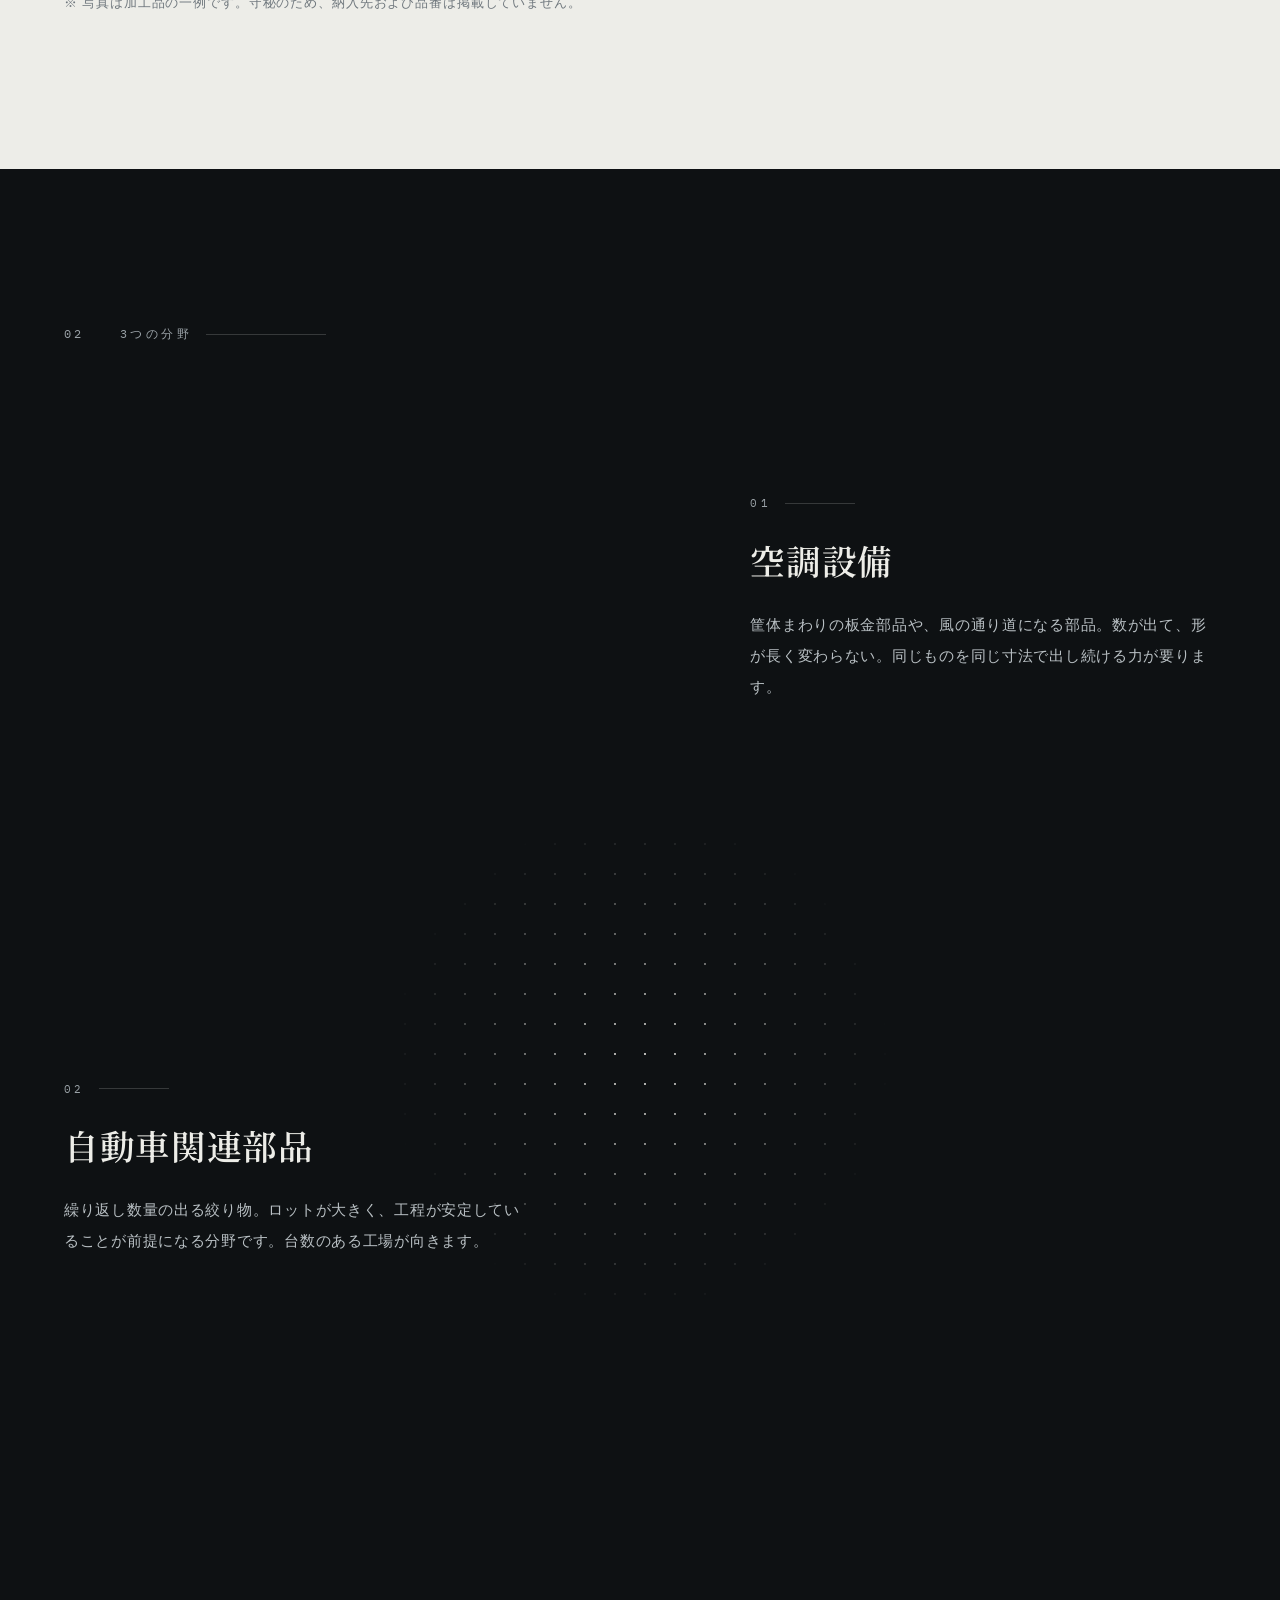
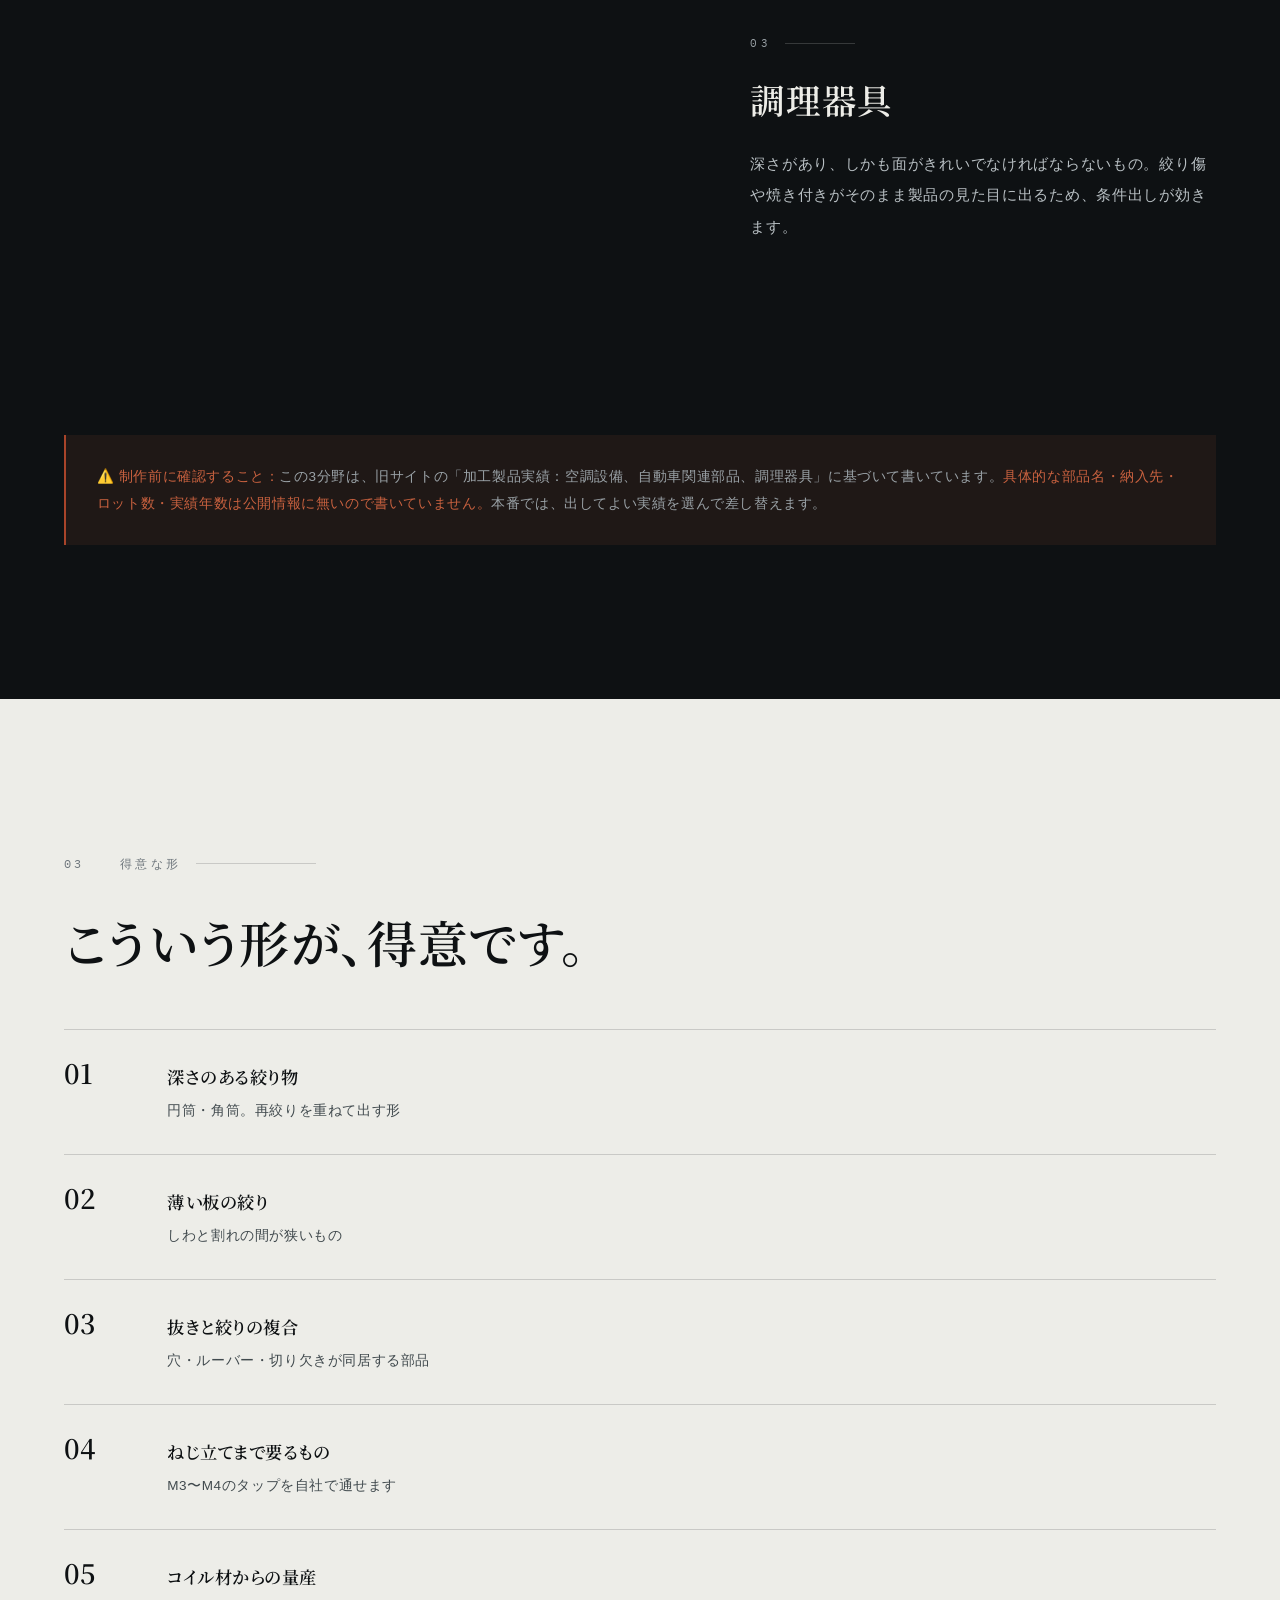
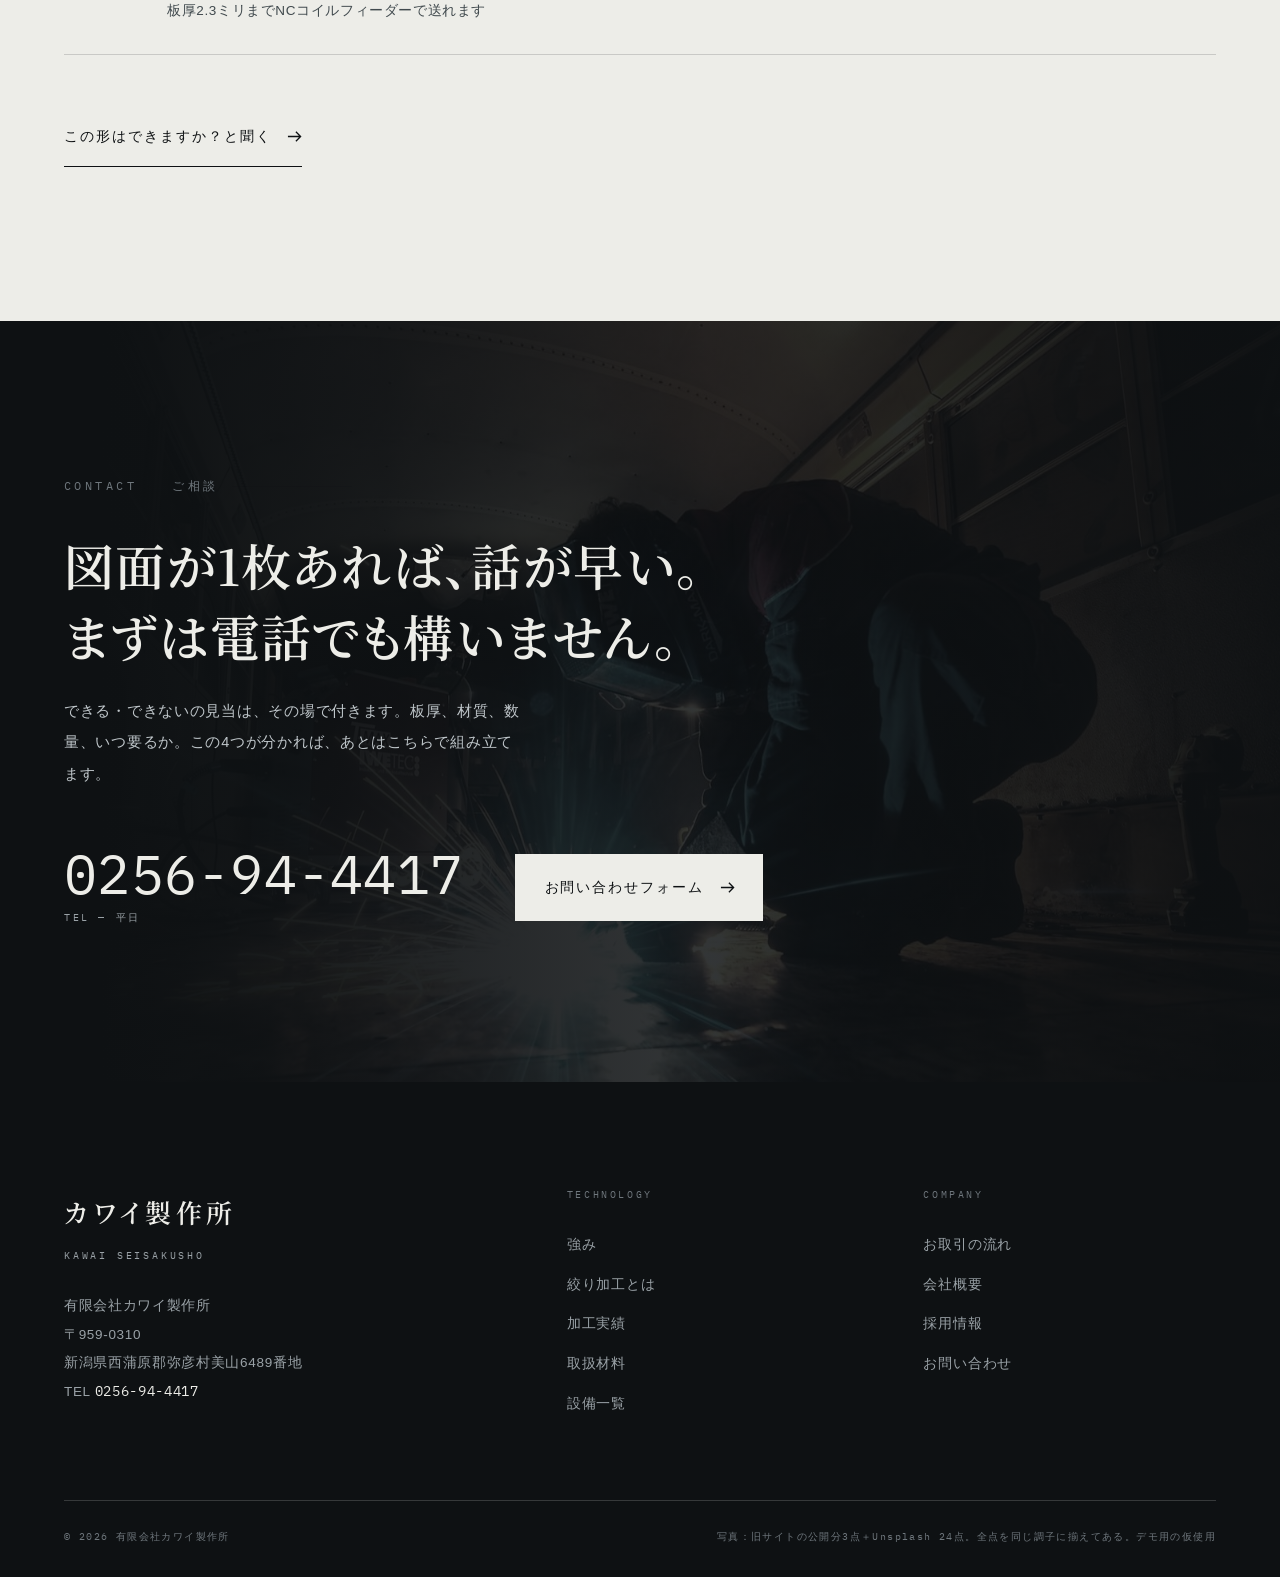
<file: products.html>
<!DOCTYPE html>
<html lang="ja">
<head>
<meta charset="UTF-8">
<meta name="viewport" content="width=device-width, initial-scale=1">
<title>加工実績｜空調設備・自動車関連部品・調理器具｜有限会社カワイ製作所</title>
<meta name="description" content="カワイ製作所の加工実績。空調設備、自動車関連部品、調理器具の分野で薄物ステンレスの絞り加工を手がけています。">
<link rel="canonical" href="https://nextray-gk.github.io/kawai-demo/products.html">
<meta name="robots" content="noindex, nofollow">
<meta property="og:type" content="website">
<meta property="og:title" content="加工実績｜空調設備・自動車関連部品・調理器具｜有限会社カワイ製作所">
<meta property="og:description" content="カワイ製作所の加工実績。空調設備、自動車関連部品、調理器具の分野で薄物ステンレスの絞り加工を手がけています。">
<meta property="og:image" content="https://nextray-gk.github.io/kawai-demo/images/cook-01.jpg">
<meta property="og:site_name" content="有限会社カワイ製作所">
<meta name="twitter:card" content="summary_large_image">
<meta name="theme-color" content="#0E1113">
<link rel="icon" href="data:image/svg+xml,%3Csvg xmlns='http://www.w3.org/2000/svg' viewBox='0 0 100 100'%3E%3Crect width='100' height='100' fill='%230E1113'/%3E%3Ccircle cx='50' cy='58' r='25' fill='none' stroke='%23EDEDE8' stroke-width='7'/%3E%3Cpath d='M50 6v40' stroke='%23A8442A' stroke-width='9'/%3E%3C/svg%3E">
<link rel="preconnect" href="https://fonts.googleapis.com">
<link rel="preconnect" href="https://fonts.gstatic.com" crossorigin>
<!-- 和文も読む。Google Fonts は文字の範囲ごとに分けて配るので、1ページぶんだけ落ちてくる -->
<link href="https://fonts.googleapis.com/css2?family=IBM+Plex+Mono:wght@600&family=Noto+Serif+JP:wght@600&display=swap" rel="stylesheet">
<link rel="stylesheet" href="assets/site.css?v=20260906a">
</head>
<body>
<header class="hd" id="hd">
  <a href="index.html" class="hd-logo" aria-label="有限会社カワイ製作所 トップへ">
    <b>有限会社カワイ製作所</b>
    <span>KAWAI SEISAKUSHO</span>
  </a>
  <nav class="hd-nav" id="nav" aria-label="メインメニュー">
    <a href="strength.html">強み</a><a href="products.html" aria-current="page">加工実績</a><a href="equipment.html">設備</a><a href="materials.html">取扱材料</a><a href="company.html">会社概要</a><a href="contact.html">お問い合わせ</a>
    <a class="hd-tel" href="tel:0256944417">0256-94-4417</a>
  </nav>
  <button class="burger" id="burger" type="button" aria-label="メニューを開く" aria-expanded="false" aria-controls="nav"><i></i><i></i><i></i></button>
</header>
<main>
<section class="ph">
  <div class="ph-bg"><img src="images/cook-01.jpg" alt="" fetchpriority="high" width="1600" height="1067" decoding="async"></div>
  <div class="ph-in">
    <div class="wrap">
      <p class="ph-en">Products</p>
      <h1 class="t-l rv">空調設備、自動車関連部品、<br>調理器具。</h1>
      <p class="t-s rv rv-1" style="max-width:32em;margin-top:22px">表からは見えないところで、絞られたステンレスが形を受け持っています。同じ形を、同じ精度で出し続けること。それが求められる分野です。</p>
    </div>
  </div>
</section>
<div class="wrap"><nav class="crumb" aria-label="パンくず"><a href="index.html">TOP</a><span>—</span>加工実績</nav></div>
<section class="sec"><div class="wrap rel"><span class="side">加工品</span><p class="sec-no"><span>01</span>&nbsp;&nbsp;加工品</p><h2 class="t-l rv">加工品の一例。</h2><p class="t-s rv rv-1" style="margin-top:24px;max-width:34em">ルーバー状の板、リング、円筒の絞り、平らな抜き物。深さも大きさも違う形が、同じ工場から出ていきます。</p><div class="mosaic" style="margin-top:clamp(34px,4vw,52px)"><div class="pic rvm" style="grid-column:span 2;grid-row:span 2"><img src="images/seihin-ichiran.jpg" alt="絞り加工品の一例" loading="lazy" width="951" height="865" decoding="async"></div><div class="pic rvm" style=""><img src="images/cook-03.jpg" alt="調理器具の部品" loading="lazy" width="1600" height="1063" decoding="async"></div><div class="pic rvm" style=""><img src="images/auto-01.jpg" alt="自動車関連の部品" loading="lazy" width="1600" height="1066" decoding="async"></div><div class="pic rvm" style="grid-column:span 2"><img src="images/coil-02.jpg" alt="コイル材" loading="lazy" width="1600" height="1066" decoding="async"></div><div class="pic rvm" style="grid-column:span 2"><img src="images/cnc-02.jpg" alt="加工の現場" loading="lazy" width="1600" height="1066" decoding="async"></div><div class="pic rvm" style="grid-column:span 2"><img src="images/cnc-04.jpg" alt="仕上げ工程" loading="lazy" width="1600" height="985" decoding="async"></div></div><p class="t-xs rv" style="margin-top:18px">※ 写真は加工品の一例です。守秘のため、納入先および品番は掲載していません。</p></div></section><section class="sec sec--ink"><div class="wrap rel"><span class="side">3つの分野</span><p class="sec-no"><span>02</span>&nbsp;&nbsp;3つの分野</p></div><div class="wrap"><div class="stack"><article class="st">
  <div class="st-ph rvm"><img src="images/hall-02.jpg" alt="空調設備まわりの部品" loading="lazy" width="1600" height="1064" decoding="async"></div>
  <div class="st-body">
    <p class="st-n rv">01</p>
    <h3 class="t-ml rv">空調設備</h3>
    <p class="t-s rv rv-1">筐体まわりの板金部品や、風の通り道になる部品。数が出て、形が長く変わらない。同じものを同じ寸法で出し続ける力が要ります。</p>
    <div class="rv rv-2"></div>
  </div>
</article><article class="st">
  <div class="st-ph rvm"><img src="images/auto-02.jpg" alt="自動車関連の部品" loading="lazy" width="1600" height="990" decoding="async"></div>
  <div class="st-body">
    <p class="st-n rv">02</p>
    <h3 class="t-ml rv">自動車関連部品</h3>
    <p class="t-s rv rv-1">繰り返し数量の出る絞り物。ロットが大きく、工程が安定していることが前提になる分野です。台数のある工場が向きます。</p>
    <div class="rv rv-2"></div>
  </div>
</article><article class="st">
  <div class="st-ph rvm"><img src="images/cook-01.jpg" alt="調理器具" loading="lazy" width="1600" height="1067" decoding="async"></div>
  <div class="st-body">
    <p class="st-n rv">03</p>
    <h3 class="t-ml rv">調理器具</h3>
    <p class="t-s rv rv-1">深さがあり、しかも面がきれいでなければならないもの。絞り傷や焼き付きがそのまま製品の見た目に出るため、条件出しが効きます。</p>
    <div class="rv rv-2"></div>
  </div>
</article></div><div style="margin-top:clamp(48px,6vw,80px)"><div class="note rv"><b>⚠️ 制作前に確認すること：</b>この3分野は、旧サイトの「加工製品実績：空調設備、自動車関連部品、調理器具」に基づいて書いています。<b>具体的な部品名・納入先・ロット数・実績年数は公開情報に無いので書いていません。</b>本番では、出してよい実績を選んで差し替えます。</div></div></div></section><section class="sec"><div class="wrap rel"><span class="side">得意な形</span><p class="sec-no"><span>03</span>&nbsp;&nbsp;得意な形</p><h2 class="t-l rv">こういう形が、得意です。</h2><div style="margin-top:clamp(34px,4vw,52px)"><div class="rows rv"><div class="row"><span class="n">01</span><div><h3>深さのある絞り物</h3><p>円筒・角筒。再絞りを重ねて出す形</p></div><span class="qty"></span></div><div class="row"><span class="n">02</span><div><h3>薄い板の絞り</h3><p>しわと割れの間が狭いもの</p></div><span class="qty"></span></div><div class="row"><span class="n">03</span><div><h3>抜きと絞りの複合</h3><p>穴・ルーバー・切り欠きが同居する部品</p></div><span class="qty"></span></div><div class="row"><span class="n">04</span><div><h3>ねじ立てまで要るもの</h3><p>M3〜M4のタップを自社で通せます</p></div><span class="qty"></span></div><div class="row"><span class="n">05</span><div><h3>コイル材からの量産</h3><p>板厚2.3ミリまでNCコイルフィーダーで送れます</p></div><span class="qty"></span></div></div></div><div class="rv" style="margin-top:clamp(36px,4vw,56px)"><a class="btn " href="contact.html">この形はできますか？と聞く <svg viewBox="0 0 16 16" fill="none" stroke="currentColor" stroke-width="1.4" aria-hidden="true"><path d="M1 8h13M9.5 3l5 5-5 5"/></svg></a></div></div></section><section class="call">
  <div class="call-bg"><img src="images/sparks-03.jpg" alt="" loading="lazy" width="1600" height="1066" decoding="async"></div>
  <div class="call-in wrap">
    <p class="sec-no"><span>CONTACT</span>&nbsp;&nbsp;ご相談</p>
    <h2 class="t-l rv">図面が1枚あれば、話が早い。<br>まずは電話でも構いません。</h2>
    <p class="t-s rv rv-1" style="max-width:32em;margin-top:24px">できる・できないの見当は、その場で付きます。板厚、材質、数量、いつ要るか。この4つが分かれば、あとはこちらで組み立てます。</p>
    <div class="call-row rv rv-2">
      <a class="call-tel" href="tel:0256944417"><b>0256-94-4417</b><span>TEL — 平日</span></a>
      <a class="btn btn--fill" href="contact.html">お問い合わせフォーム <svg viewBox="0 0 16 16" fill="none" stroke="currentColor" stroke-width="1.4" aria-hidden="true"><path d="M1 8h13M9.5 3l5 5-5 5"/></svg></a>
    </div>
  </div>
</section>
</main>
<footer class="ft">
  <div class="wrap">
    <div class="ft-top">
      <div class="ft-logo">
        <b>カワイ製作所</b>
        <span>KAWAI SEISAKUSHO</span>
        <address>有限会社カワイ製作所<br>〒959-0310<br>新潟県西蒲原郡弥彦村美山6489番地<br>TEL <a href="tel:0256944417">0256-94-4417</a></address>
      </div>
      <nav class="ft-col" aria-label="Technology"><h4>Technology</h4><a href="strength.html">強み</a><a href="drawing.html">絞り加工とは</a><a href="products.html">加工実績</a><a href="materials.html">取扱材料</a><a href="equipment.html">設備一覧</a></nav><nav class="ft-col" aria-label="Company"><h4>Company</h4><a href="process.html">お取引の流れ</a><a href="company.html">会社概要</a><a href="recruit.html">採用情報</a><a href="contact.html">お問い合わせ</a></nav>
    </div>
    <div class="ft-bot">
      <span>&copy; <span data-year></span> 有限会社カワイ製作所</span>
      <span>写真：旧サイトの公開分3点＋Unsplash 24点。全点を同じ調子に揃えてある。デモ用の仮使用</span>
    </div>
  </div>
</footer>

<!-- ▼ デモサイトのときだけ。本番では common.py の DEMO を False にする -->
<button class="demo-tag" type="button" popovertarget="demoNote" title="これはデモサイトです。掲載内容と写真は公開情報をもとにした制作イメージで、実際の営業内容とは異なる場合があります。制作：NEXTRAY合同会社">デモサイト</button>
<div class="demo-note" id="demoNote" popover>
  <p><b>これはデモサイトです。</b>掲載内容と写真は公開情報をもとにした制作イメージで、実際の営業内容とは異なる場合があります。</p>
  <p class="demo-by">制作：NEXTRAY合同会社</p>
  <button type="button" popovertarget="demoNote" popovertargetaction="hide">閉じる</button>
</div>
<!-- ▲ -->

<script src="assets/site.js?v=20260906a"></script>
</body>
</html>
</file>
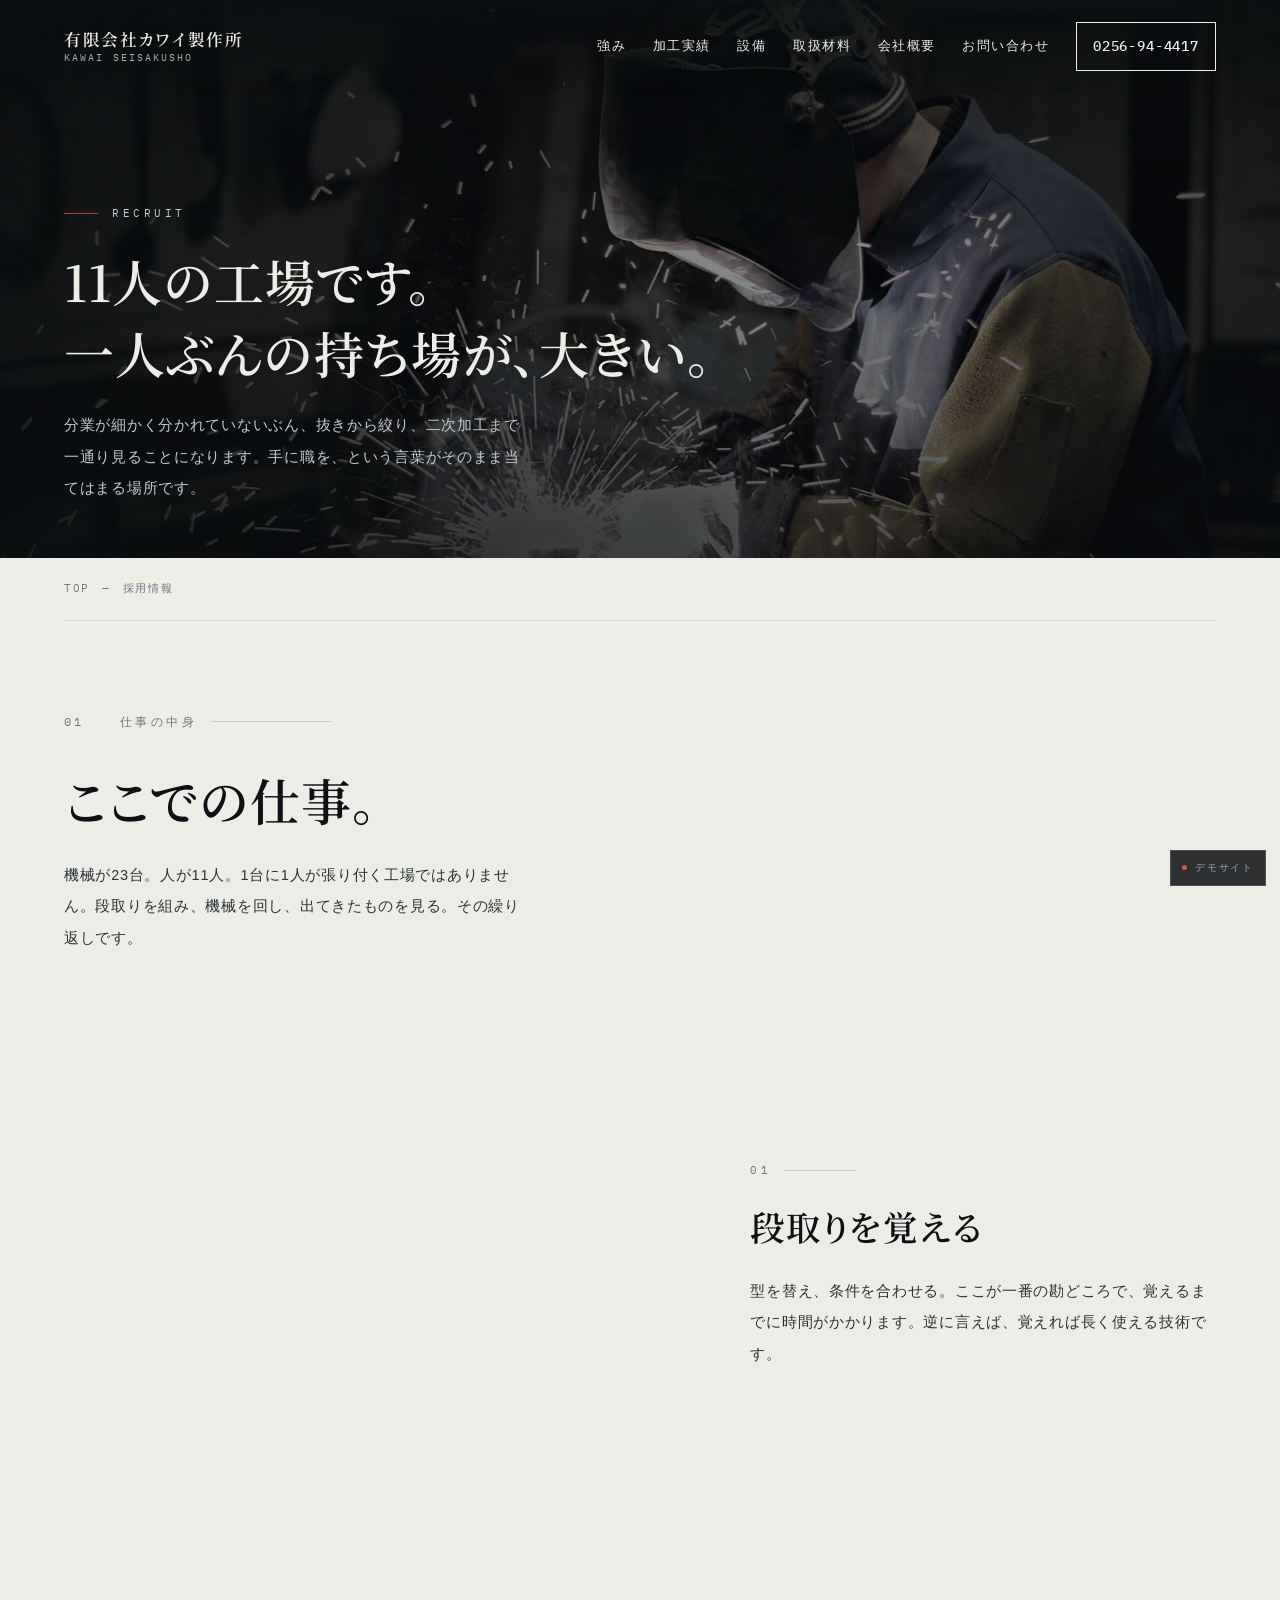
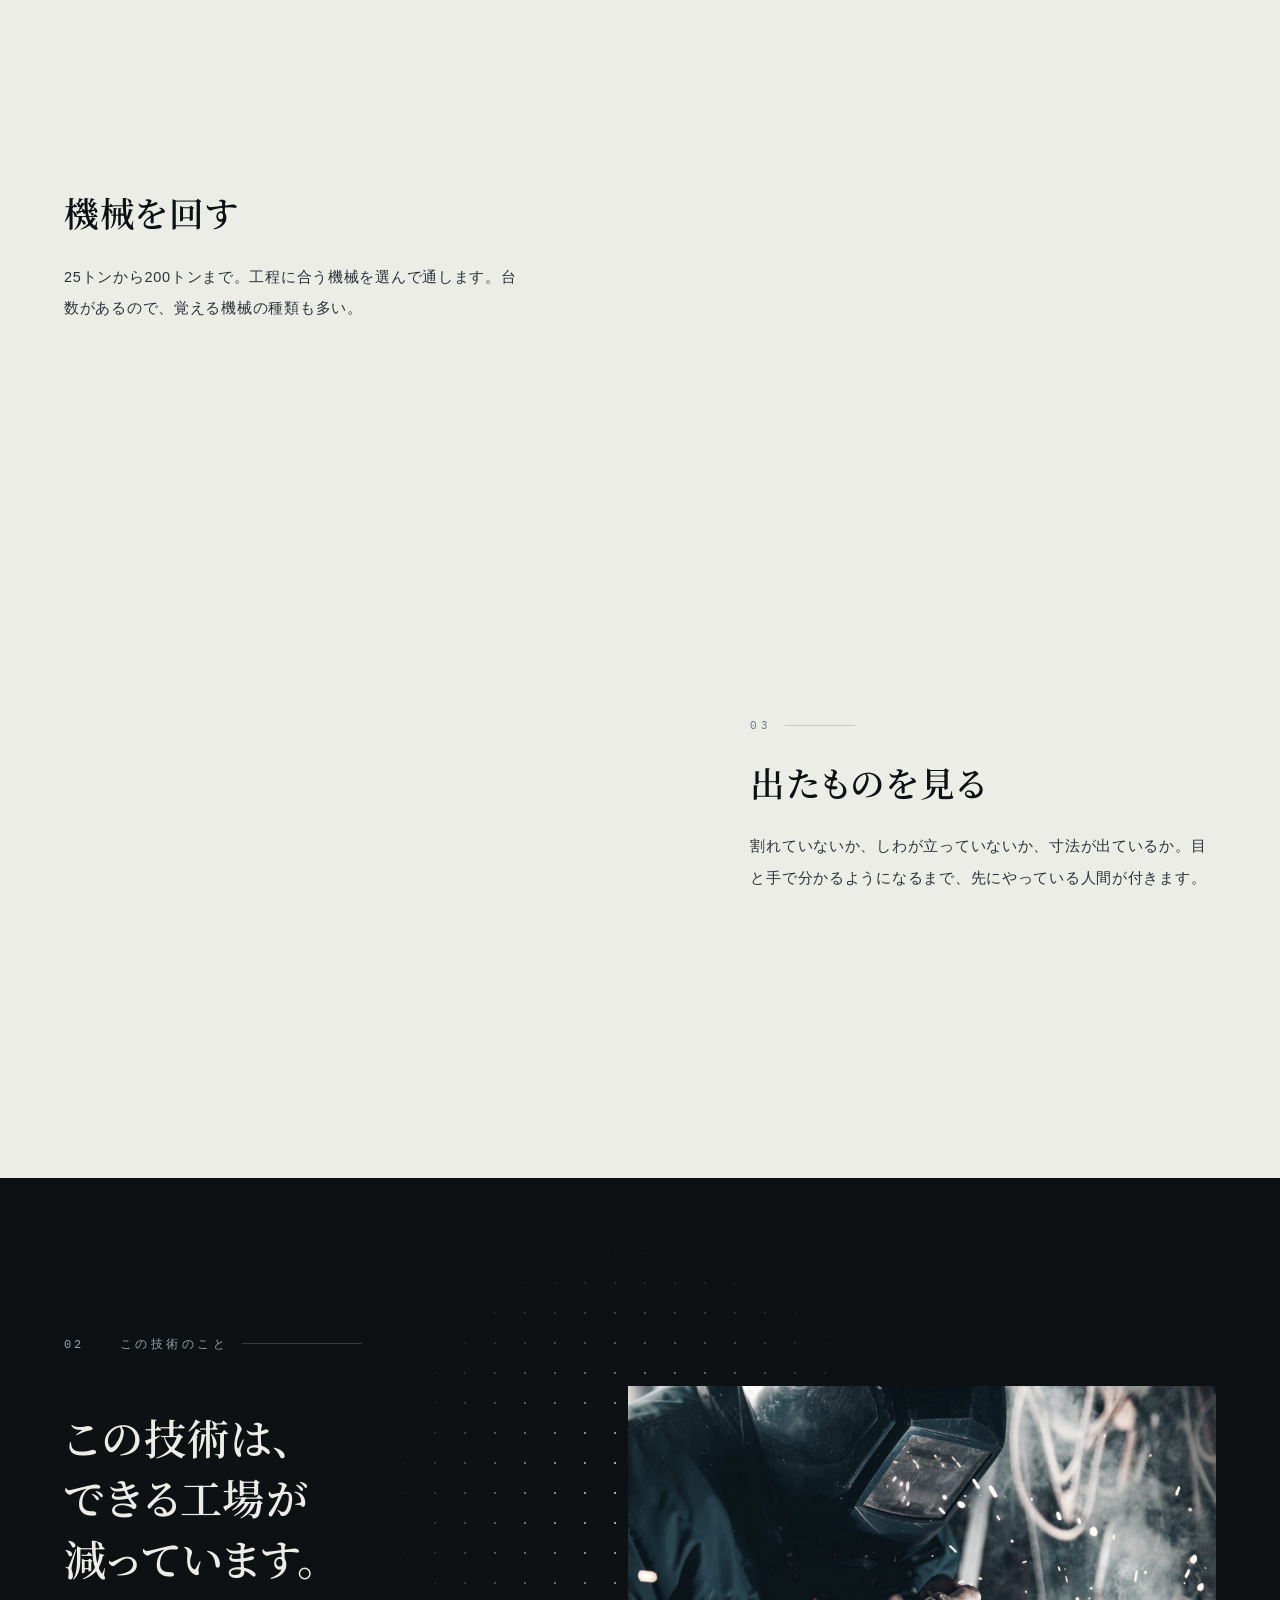
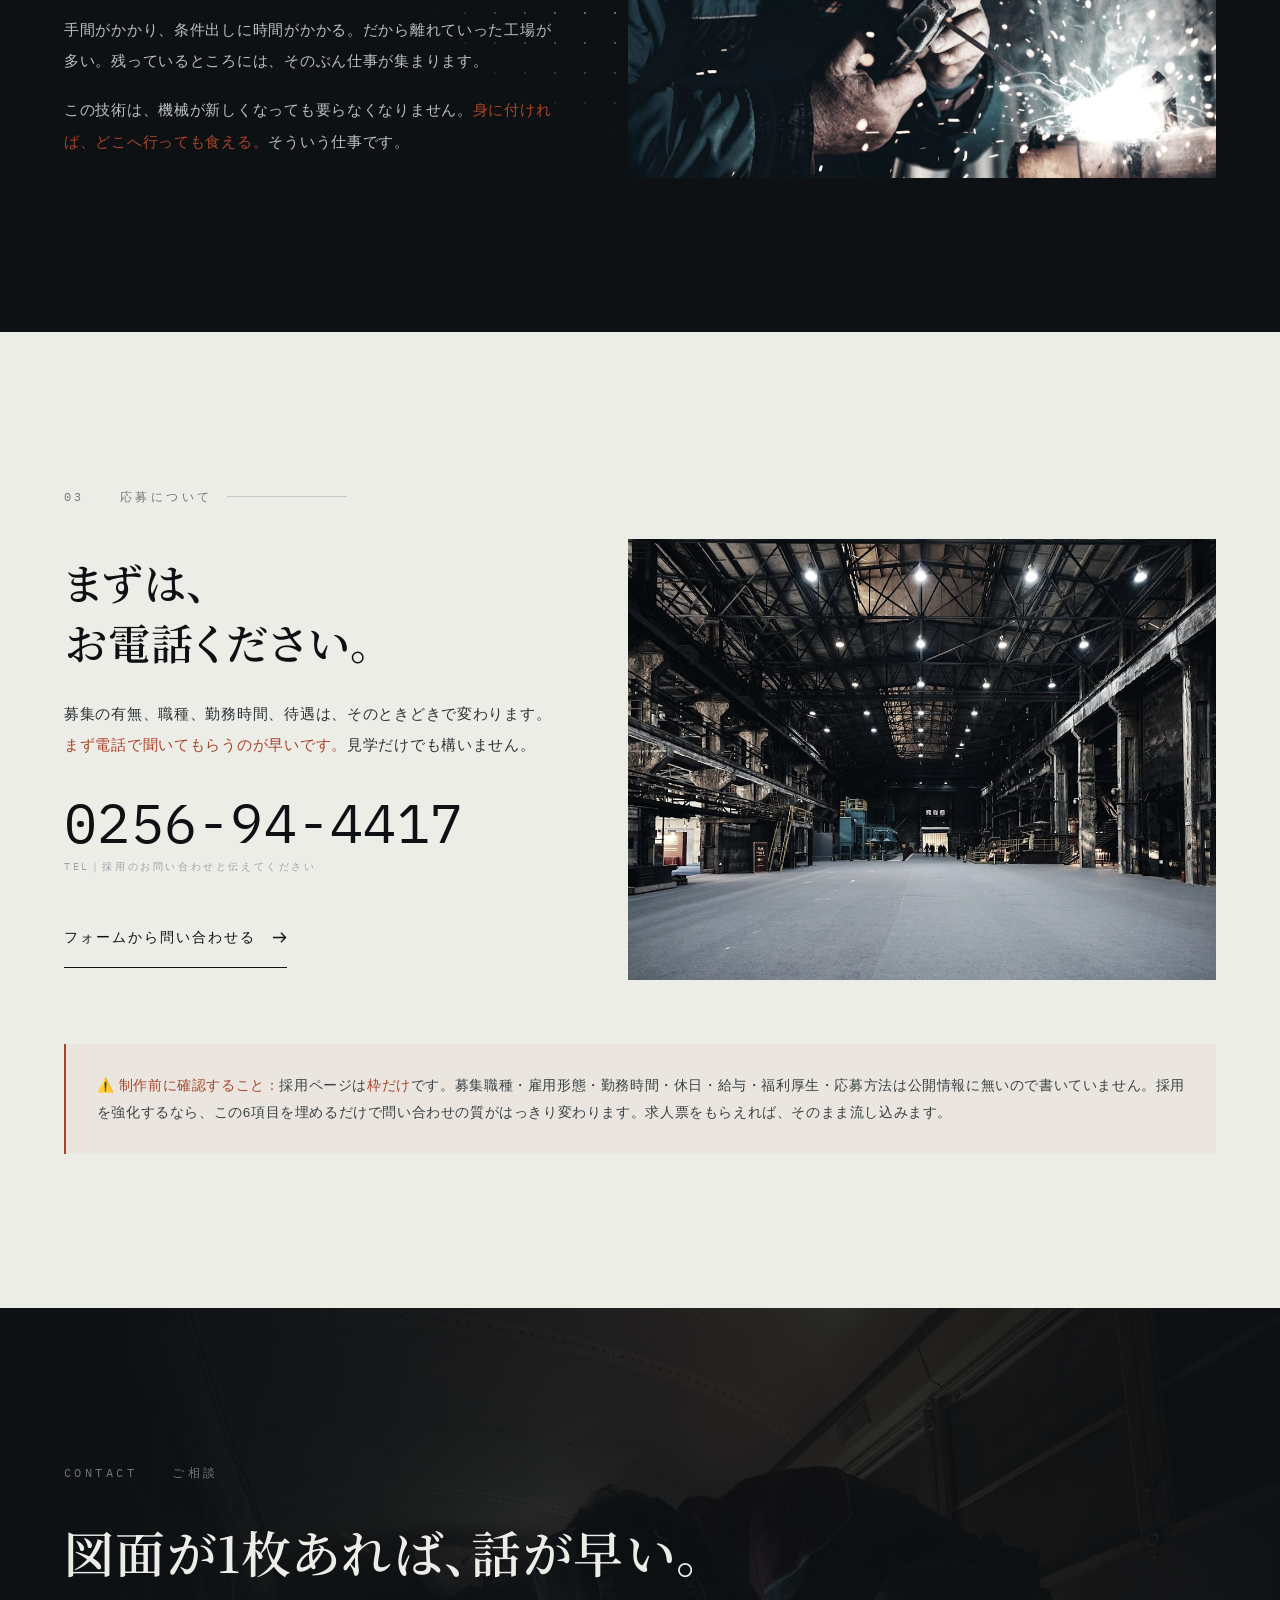
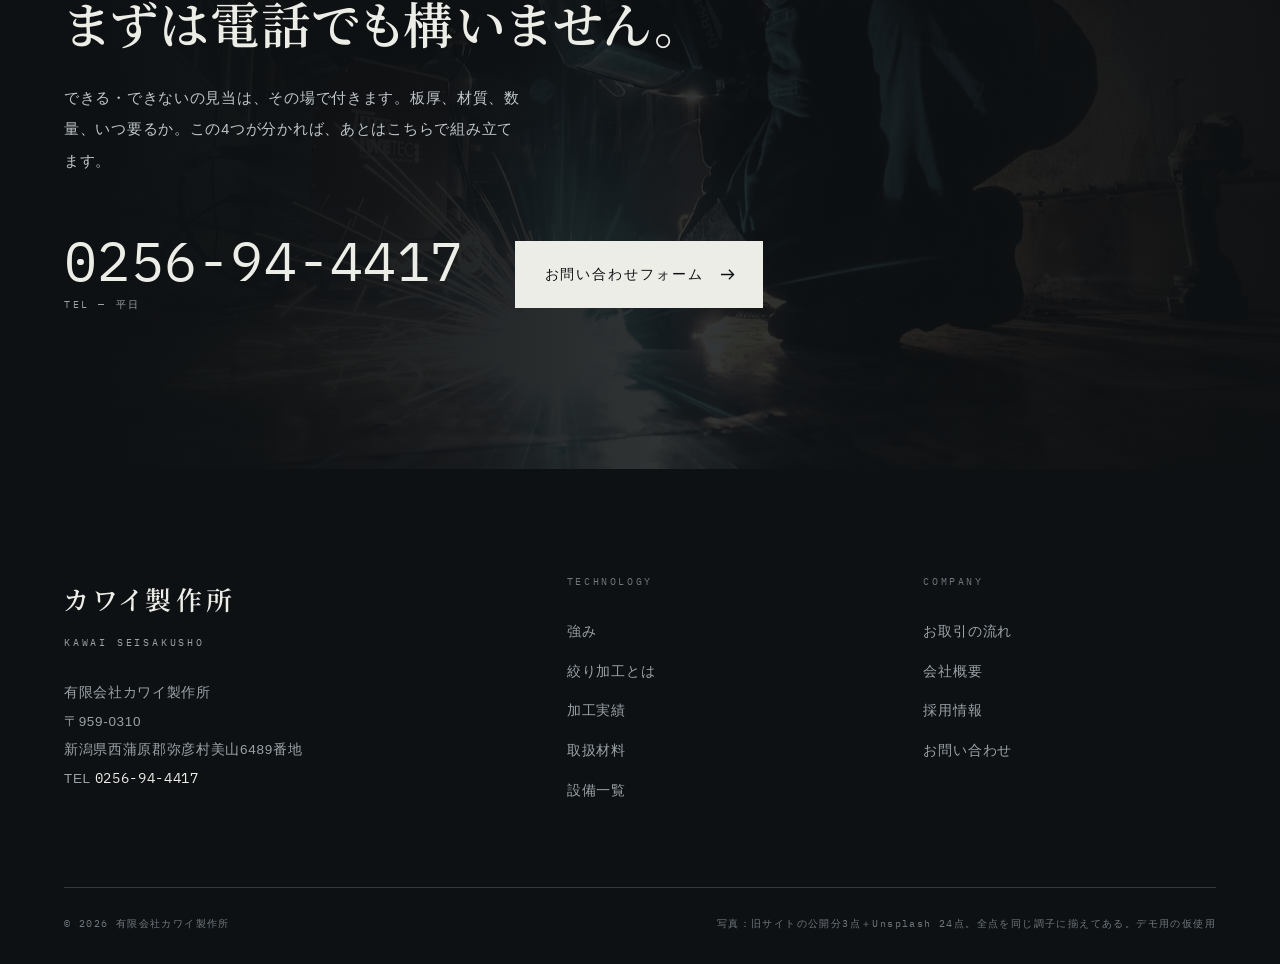
<file: recruit.html>
<!DOCTYPE html>
<html lang="ja">
<head>
<meta charset="UTF-8">
<meta name="viewport" content="width=device-width, initial-scale=1">
<title>採用情報｜有限会社カワイ製作所｜新潟県弥彦村の金属プレス加工</title>
<meta name="description" content="有限会社カワイ製作所の採用情報。社員11名、機械35台。段取りから仕上げまで一通り身に付く職場です。">
<link rel="canonical" href="https://nextray-gk.github.io/kawai-demo/recruit.html">
<meta name="robots" content="noindex, nofollow">
<meta property="og:type" content="website">
<meta property="og:title" content="採用情報｜有限会社カワイ製作所｜新潟県弥彦村の金属プレス加工">
<meta property="og:description" content="有限会社カワイ製作所の採用情報。社員11名、機械35台。段取りから仕上げまで一通り身に付く職場です。">
<meta property="og:image" content="https://nextray-gk.github.io/kawai-demo/images/worker-01.jpg">
<meta property="og:site_name" content="有限会社カワイ製作所">
<meta name="twitter:card" content="summary_large_image">
<meta name="theme-color" content="#0E1113">
<link rel="icon" href="data:image/svg+xml,%3Csvg xmlns='http://www.w3.org/2000/svg' viewBox='0 0 100 100'%3E%3Crect width='100' height='100' fill='%230E1113'/%3E%3Ccircle cx='50' cy='58' r='25' fill='none' stroke='%23EDEDE8' stroke-width='7'/%3E%3Cpath d='M50 6v40' stroke='%23A8442A' stroke-width='9'/%3E%3C/svg%3E">
<link rel="preconnect" href="https://fonts.googleapis.com">
<link rel="preconnect" href="https://fonts.gstatic.com" crossorigin>
<!-- 和文も読む。Google Fonts は文字の範囲ごとに分けて配るので、1ページぶんだけ落ちてくる -->
<link href="https://fonts.googleapis.com/css2?family=IBM+Plex+Mono:wght@600&family=Noto+Serif+JP:wght@600&display=swap" rel="stylesheet">
<link rel="stylesheet" href="assets/site.css?v=20260906a">
</head>
<body>
<header class="hd" id="hd">
  <a href="index.html" class="hd-logo" aria-label="有限会社カワイ製作所 トップへ">
    <b>有限会社カワイ製作所</b>
    <span>KAWAI SEISAKUSHO</span>
  </a>
  <nav class="hd-nav" id="nav" aria-label="メインメニュー">
    <a href="strength.html">強み</a><a href="products.html">加工実績</a><a href="equipment.html">設備</a><a href="materials.html">取扱材料</a><a href="company.html">会社概要</a><a href="contact.html">お問い合わせ</a>
    <a class="hd-tel" href="tel:0256944417">0256-94-4417</a>
  </nav>
  <button class="burger" id="burger" type="button" aria-label="メニューを開く" aria-expanded="false" aria-controls="nav"><i></i><i></i><i></i></button>
</header>
<main>
<section class="ph">
  <div class="ph-bg"><img src="images/worker-01.jpg" alt="" fetchpriority="high" style="object-position:50% 0%" width="1600" height="898" decoding="async"></div>
  <div class="ph-in">
    <div class="wrap">
      <p class="ph-en">Recruit</p>
      <h1 class="t-l rv">11人の工場です。<br>一人ぶんの持ち場が、大きい。</h1>
      <p class="t-s rv rv-1" style="max-width:32em;margin-top:22px">分業が細かく分かれていないぶん、抜きから絞り、二次加工まで一通り見ることになります。手に職を、という言葉がそのまま当てはまる場所です。</p>
    </div>
  </div>
</section>
<div class="wrap"><nav class="crumb" aria-label="パンくず"><a href="index.html">TOP</a><span>—</span>採用情報</nav></div>
<section class="sec"><div class="wrap rel" style="margin-bottom:clamp(50px,7vw,90px)"><span class="side">仕事の中身</span><p class="sec-no"><span>01</span>&nbsp;&nbsp;仕事の中身</p><h2 class="t-l rv">ここでの仕事。</h2><p class="t-s rv rv-1" style="margin-top:24px;max-width:32em">機械が23台。人が11人。1台に1人が張り付く工場ではありません。段取りを組み、機械を回し、出てきたものを見る。その繰り返しです。</p></div><div class="wrap"><div class="stack"><article class="st">
  <div class="st-ph rvm"><img src="images/panel-01.jpg" alt="段取り中の操作盤" loading="lazy" width="1600" height="1067" decoding="async"></div>
  <div class="st-body">
    <p class="st-n rv">01</p>
    <h3 class="t-ml rv">段取りを覚える</h3>
    <p class="t-s rv rv-1">型を替え、条件を合わせる。ここが一番の勘どころで、覚えるまでに時間がかかります。逆に言えば、覚えれば長く使える技術です。</p>
    <div class="rv rv-2"></div>
  </div>
</article><article class="st">
  <div class="st-ph rvm"><img src="images/press-line.jpg" alt="並ぶプレス機" loading="lazy" width="954" height="712" decoding="async"></div>
  <div class="st-body">
    <p class="st-n rv">02</p>
    <h3 class="t-ml rv">機械を回す</h3>
    <p class="t-s rv rv-1">25トンから200トンまで。工程に合う機械を選んで通します。台数があるので、覚える機械の種類も多い。</p>
    <div class="rv rv-2"></div>
  </div>
</article><article class="st">
  <div class="st-ph rvm"><img src="images/worker-02.jpg" alt="出来上がりを見る" loading="lazy" width="1600" height="1066" decoding="async"></div>
  <div class="st-body">
    <p class="st-n rv">03</p>
    <h3 class="t-ml rv">出たものを見る</h3>
    <p class="t-s rv rv-1">割れていないか、しわが立っていないか、寸法が出ているか。目と手で分かるようになるまで、先にやっている人間が付きます。</p>
    <div class="rv rv-2"></div>
  </div>
</article></div></div></section><section class="sec sec--ink"><div class="wrap rel"><span class="side">この技術のこと</span><p class="sec-no"><span>02</span>&nbsp;&nbsp;この技術のこと</p><div class="two two--l">
  <div>
    <h2 class="t-l rv">この技術は、<br>できる工場が<br>減っています。</h2>
    <p class="t-s rv rv-1" style="margin-top:26px">手間がかかり、条件出しに時間がかかる。だから離れていった工場が多い。残っているところには、そのぶん仕事が集まります。</p>
    <p class="t-s rv rv-1" style="margin-top:18px">この技術は、機械が新しくなっても要らなくなりません。<b class="rust">身に付ければ、どこへ行っても食える。</b>そういう仕事です。</p>
  </div>
  <div class="pic pic--32 rv rv-1"><img src="images/sparks-01.jpg" alt="加工中の火花" loading="lazy" width="1600" height="1066" decoding="async"></div>
</div></div></section><section class="sec"><div class="wrap rel"><span class="side">応募について</span><p class="sec-no"><span>03</span>&nbsp;&nbsp;応募について</p><div class="two two--l"><div><h2 class="t-l rv">まずは、<br>お電話ください。</h2><p class="t-s rv rv-1" style="margin-top:26px">募集の有無、職種、勤務時間、待遇は、そのときどきで変わります。<b class="rust">まず電話で聞いてもらうのが早いです。</b>見学だけでも構いません。</p><a class="call-tel rv rv-2" href="tel:0256944417"><b>0256-94-4417</b><span>TEL｜採用のお問い合わせと伝えてください</span></a><div class="rv rv-3" style="margin-top:30px"><a class="btn " href="contact.html">フォームから問い合わせる <svg viewBox="0 0 16 16" fill="none" stroke="currentColor" stroke-width="1.4" aria-hidden="true"><path d="M1 8h13M9.5 3l5 5-5 5"/></svg></a></div></div><div class="pic pic--43 rv rv-1"><img src="images/hall-01.jpg" alt="工場の中" loading="lazy" width="1600" height="800" decoding="async"></div></div><div style="margin-top:clamp(40px,5vw,64px)"><div class="note rv"><b>⚠️ 制作前に確認すること：</b>採用ページは<b>枠だけ</b>です。募集職種・雇用形態・勤務時間・休日・給与・福利厚生・応募方法は公開情報に無いので書いていません。採用を強化するなら、この6項目を埋めるだけで問い合わせの質がはっきり変わります。求人票をもらえれば、そのまま流し込みます。</div></div></div></section><section class="call">
  <div class="call-bg"><img src="images/sparks-03.jpg" alt="" loading="lazy" width="1600" height="1066" decoding="async"></div>
  <div class="call-in wrap">
    <p class="sec-no"><span>CONTACT</span>&nbsp;&nbsp;ご相談</p>
    <h2 class="t-l rv">図面が1枚あれば、話が早い。<br>まずは電話でも構いません。</h2>
    <p class="t-s rv rv-1" style="max-width:32em;margin-top:24px">できる・できないの見当は、その場で付きます。板厚、材質、数量、いつ要るか。この4つが分かれば、あとはこちらで組み立てます。</p>
    <div class="call-row rv rv-2">
      <a class="call-tel" href="tel:0256944417"><b>0256-94-4417</b><span>TEL — 平日</span></a>
      <a class="btn btn--fill" href="contact.html">お問い合わせフォーム <svg viewBox="0 0 16 16" fill="none" stroke="currentColor" stroke-width="1.4" aria-hidden="true"><path d="M1 8h13M9.5 3l5 5-5 5"/></svg></a>
    </div>
  </div>
</section>
</main>
<footer class="ft">
  <div class="wrap">
    <div class="ft-top">
      <div class="ft-logo">
        <b>カワイ製作所</b>
        <span>KAWAI SEISAKUSHO</span>
        <address>有限会社カワイ製作所<br>〒959-0310<br>新潟県西蒲原郡弥彦村美山6489番地<br>TEL <a href="tel:0256944417">0256-94-4417</a></address>
      </div>
      <nav class="ft-col" aria-label="Technology"><h4>Technology</h4><a href="strength.html">強み</a><a href="drawing.html">絞り加工とは</a><a href="products.html">加工実績</a><a href="materials.html">取扱材料</a><a href="equipment.html">設備一覧</a></nav><nav class="ft-col" aria-label="Company"><h4>Company</h4><a href="process.html">お取引の流れ</a><a href="company.html">会社概要</a><a href="recruit.html">採用情報</a><a href="contact.html">お問い合わせ</a></nav>
    </div>
    <div class="ft-bot">
      <span>&copy; <span data-year></span> 有限会社カワイ製作所</span>
      <span>写真：旧サイトの公開分3点＋Unsplash 24点。全点を同じ調子に揃えてある。デモ用の仮使用</span>
    </div>
  </div>
</footer>

<!-- ▼ デモサイトのときだけ。本番では common.py の DEMO を False にする -->
<button class="demo-tag" type="button" popovertarget="demoNote" title="これはデモサイトです。掲載内容と写真は公開情報をもとにした制作イメージで、実際の営業内容とは異なる場合があります。制作：NEXTRAY合同会社">デモサイト</button>
<div class="demo-note" id="demoNote" popover>
  <p><b>これはデモサイトです。</b>掲載内容と写真は公開情報をもとにした制作イメージで、実際の営業内容とは異なる場合があります。</p>
  <p class="demo-by">制作：NEXTRAY合同会社</p>
  <button type="button" popovertarget="demoNote" popovertargetaction="hide">閉じる</button>
</div>
<!-- ▲ -->

<script src="assets/site.js?v=20260906a"></script>
</body>
</html>
</file>
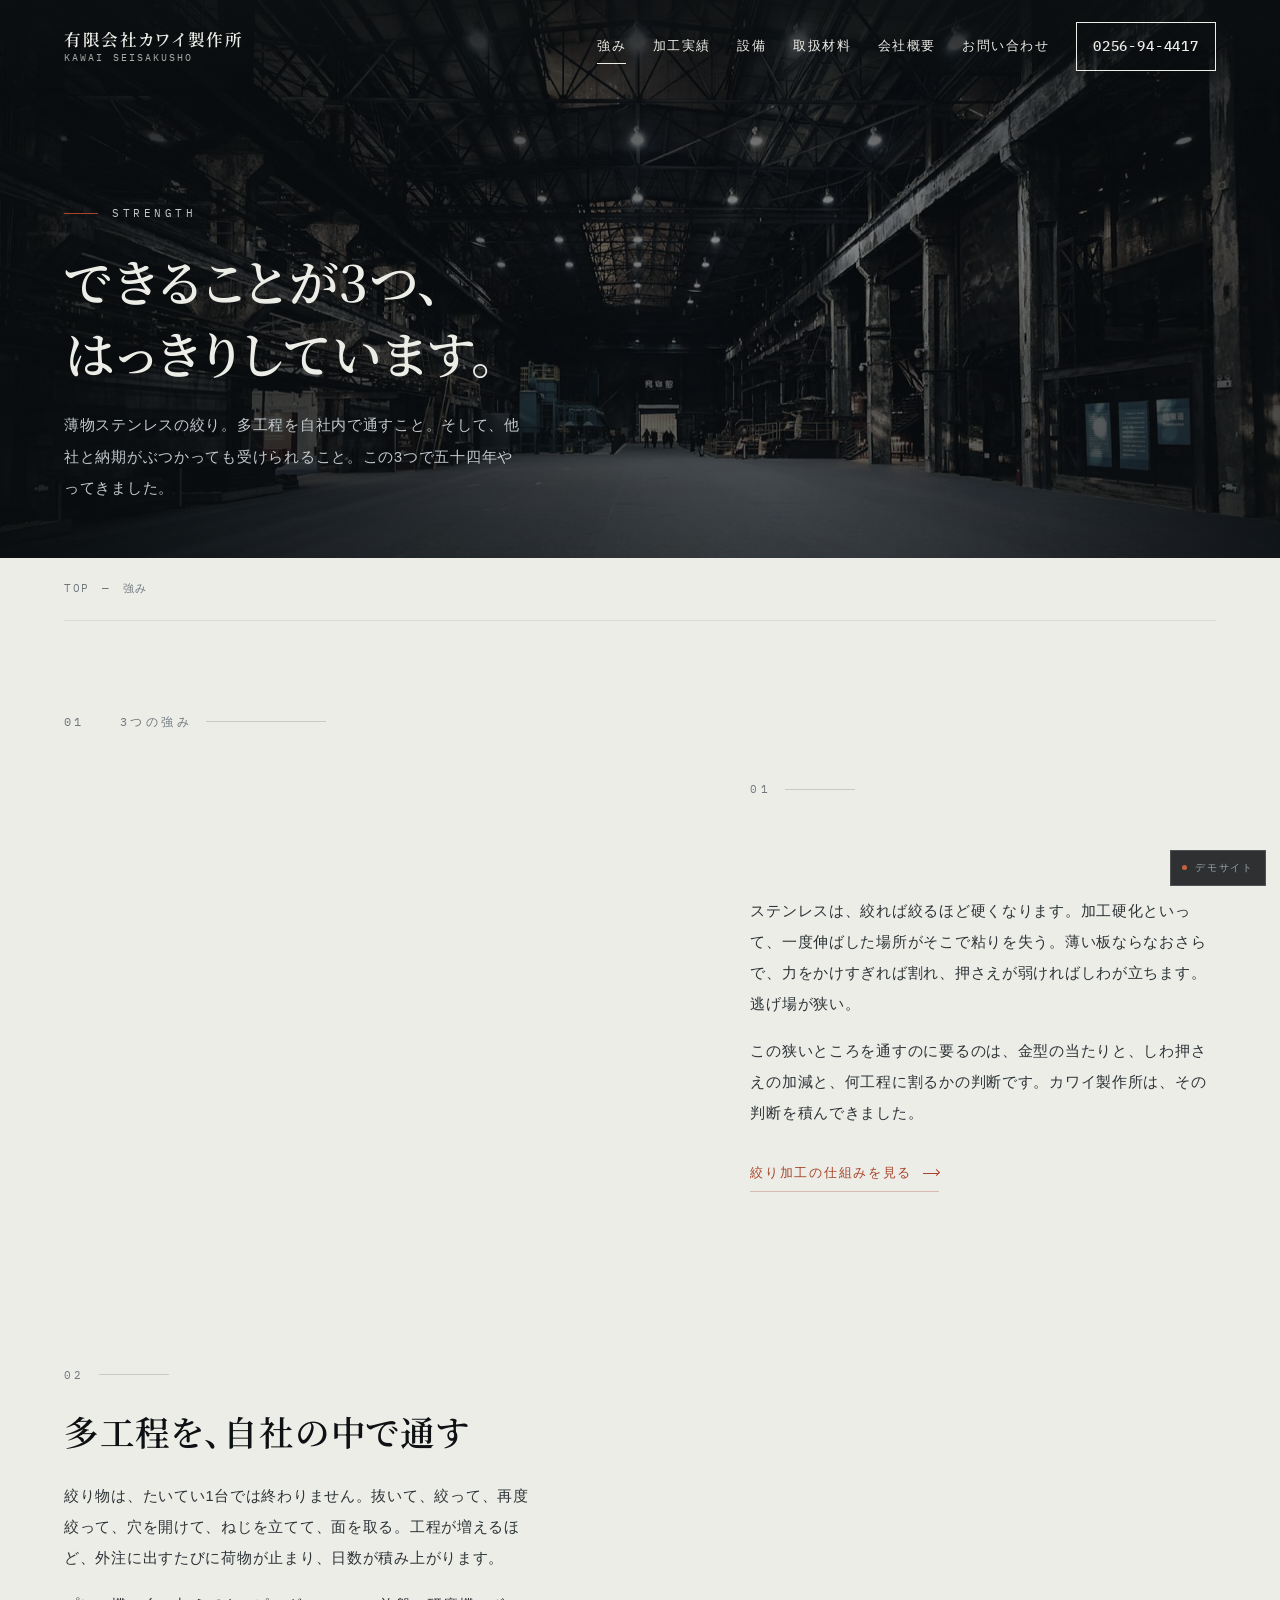
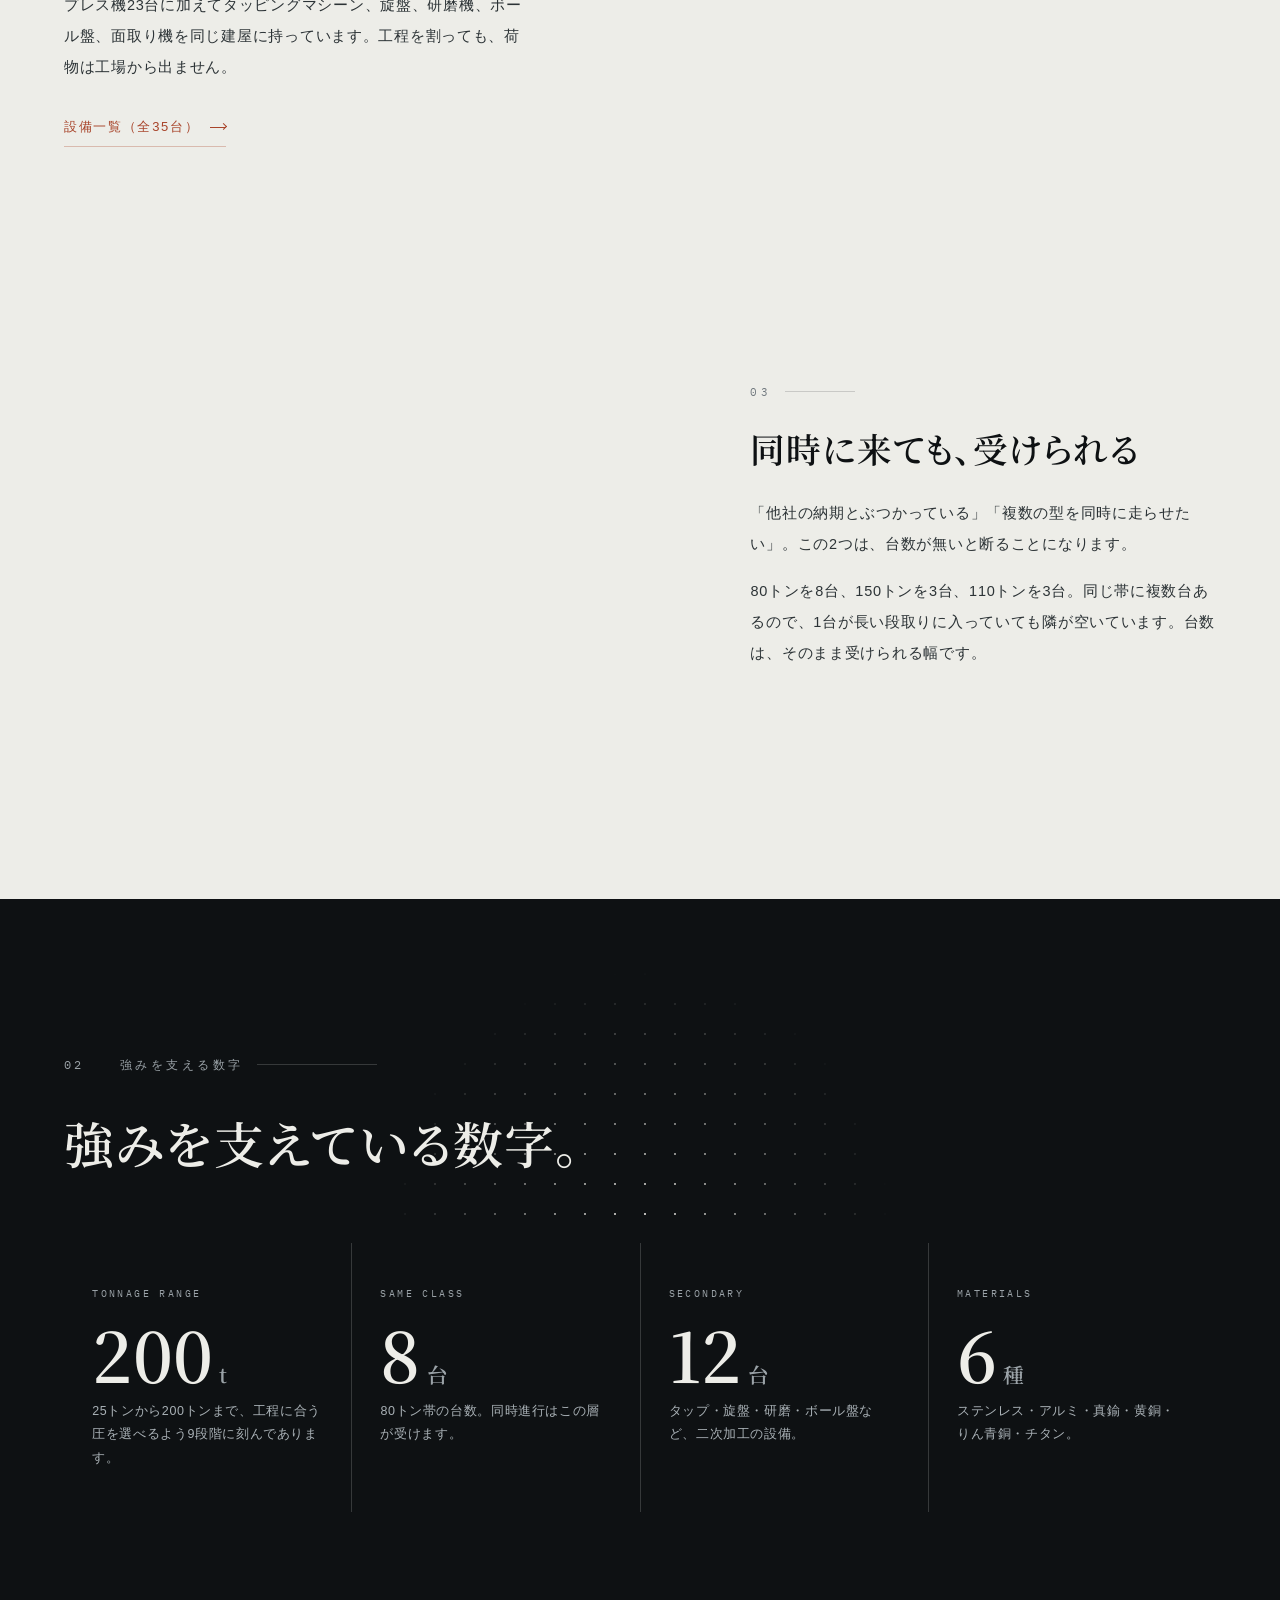
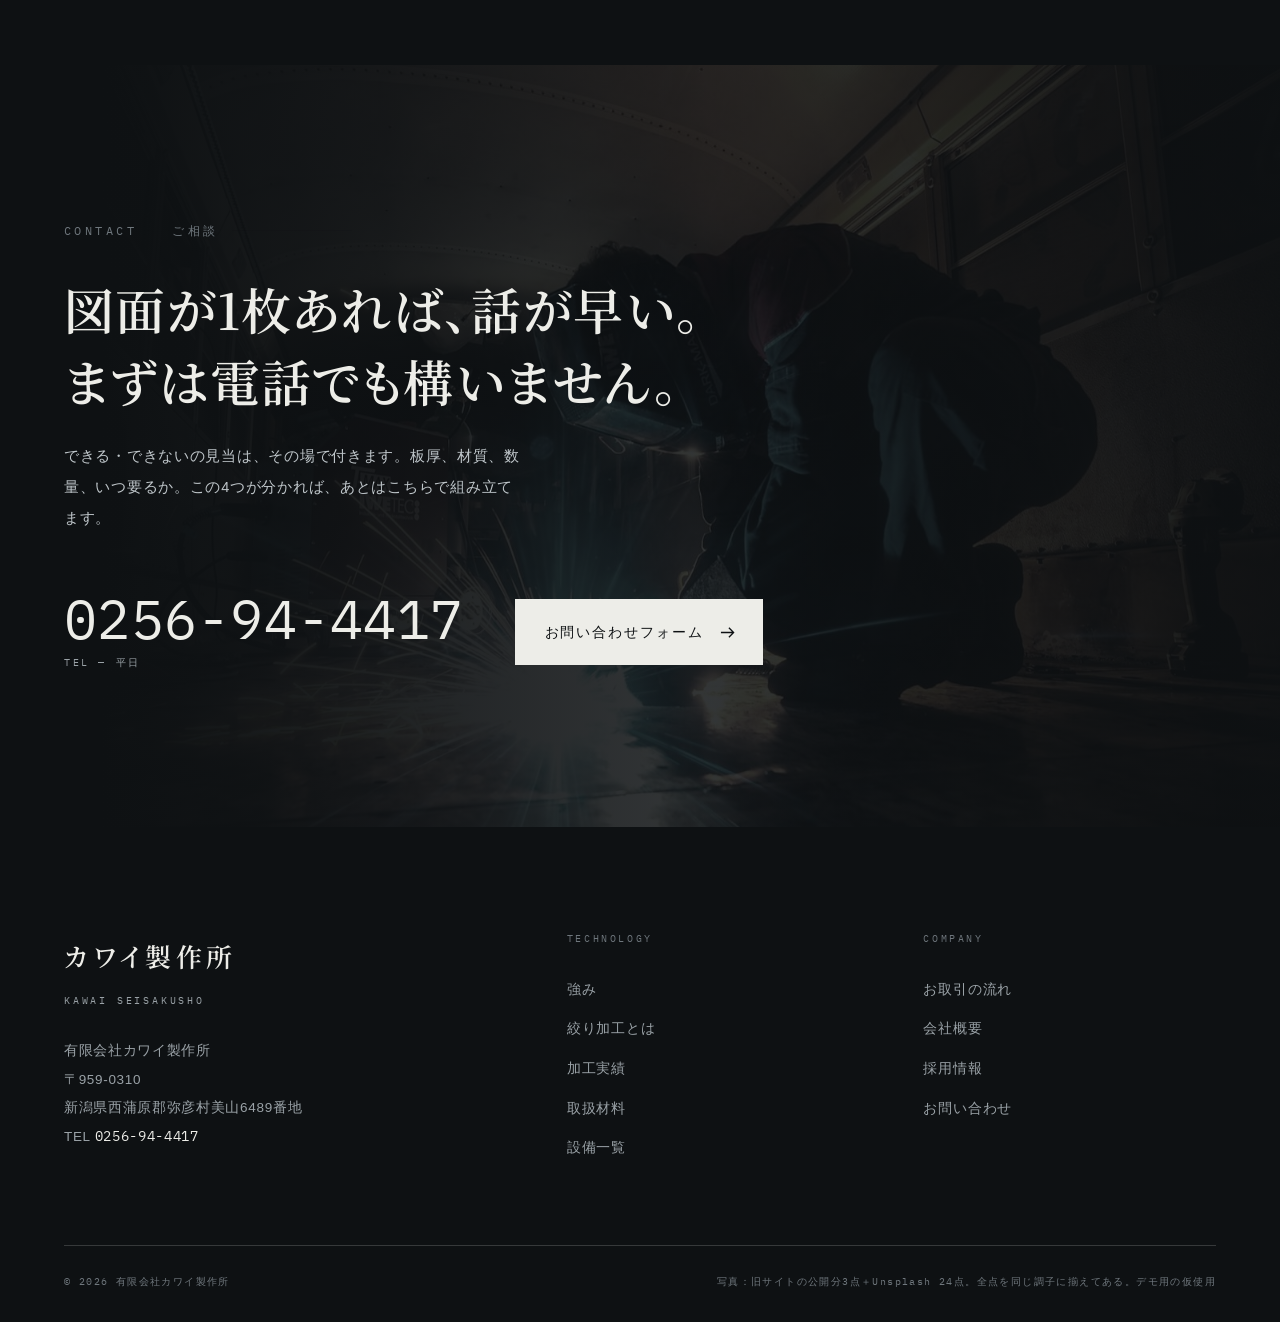
<file: strength.html>
<!DOCTYPE html>
<html lang="ja">
<head>
<meta charset="UTF-8">
<meta name="viewport" content="width=device-width, initial-scale=1">
<title>3つの強み｜有限会社カワイ製作所</title>
<meta name="description" content="薄物ステンレスの絞り、多工程の自社内一貫、台数による短納期。カワイ製作所の3つの強み。">
<link rel="canonical" href="https://nextray-gk.github.io/kawai-demo/strength.html">
<meta name="robots" content="noindex, nofollow">
<meta property="og:type" content="website">
<meta property="og:title" content="3つの強み｜有限会社カワイ製作所">
<meta property="og:description" content="薄物ステンレスの絞り、多工程の自社内一貫、台数による短納期。カワイ製作所の3つの強み。">
<meta property="og:image" content="https://nextray-gk.github.io/kawai-demo/images/press-line.jpg">
<meta property="og:site_name" content="有限会社カワイ製作所">
<meta name="twitter:card" content="summary_large_image">
<meta name="theme-color" content="#0E1113">
<link rel="icon" href="data:image/svg+xml,%3Csvg xmlns='http://www.w3.org/2000/svg' viewBox='0 0 100 100'%3E%3Crect width='100' height='100' fill='%230E1113'/%3E%3Ccircle cx='50' cy='58' r='25' fill='none' stroke='%23EDEDE8' stroke-width='7'/%3E%3Cpath d='M50 6v40' stroke='%23A8442A' stroke-width='9'/%3E%3C/svg%3E">
<link rel="preconnect" href="https://fonts.googleapis.com">
<link rel="preconnect" href="https://fonts.gstatic.com" crossorigin>
<!-- 和文も読む。Google Fonts は文字の範囲ごとに分けて配るので、1ページぶんだけ落ちてくる -->
<link href="https://fonts.googleapis.com/css2?family=IBM+Plex+Mono:wght@600&family=Noto+Serif+JP:wght@600&display=swap" rel="stylesheet">
<link rel="stylesheet" href="assets/site.css?v=20260906a">
</head>
<body>
<header class="hd" id="hd">
  <a href="index.html" class="hd-logo" aria-label="有限会社カワイ製作所 トップへ">
    <b>有限会社カワイ製作所</b>
    <span>KAWAI SEISAKUSHO</span>
  </a>
  <nav class="hd-nav" id="nav" aria-label="メインメニュー">
    <a href="strength.html" aria-current="page">強み</a><a href="products.html">加工実績</a><a href="equipment.html">設備</a><a href="materials.html">取扱材料</a><a href="company.html">会社概要</a><a href="contact.html">お問い合わせ</a>
    <a class="hd-tel" href="tel:0256944417">0256-94-4417</a>
  </nav>
  <button class="burger" id="burger" type="button" aria-label="メニューを開く" aria-expanded="false" aria-controls="nav"><i></i><i></i><i></i></button>
</header>
<main>
<section class="ph">
  <div class="ph-bg"><img src="images/hall-01.jpg" alt="" fetchpriority="high" width="1600" height="800" decoding="async"></div>
  <div class="ph-in">
    <div class="wrap">
      <p class="ph-en">Strength</p>
      <h1 class="t-l rv">できることが3つ、<br>はっきりしています。</h1>
      <p class="t-s rv rv-1" style="max-width:32em;margin-top:22px">薄物ステンレスの絞り。多工程を自社内で通すこと。そして、他社と納期がぶつかっても受けられること。この3つで五十四年やってきました。</p>
    </div>
  </div>
</section>
<div class="wrap"><nav class="crumb" aria-label="パンくず"><a href="index.html">TOP</a><span>—</span>強み</nav></div>
<section class="sec"><div class="wrap rel"><span class="side">3つの強み</span><p class="sec-no"><span>01</span>&nbsp;&nbsp;3つの強み</p></div><div class="wrap"><div class="stack"><article class="st">
  <div class="st-ph rvm"><img src="images/seihin-ichiran.jpg" alt="ステンレスを絞った加工品" loading="lazy" width="951" height="865" decoding="async"></div>
  <div class="st-body">
    <p class="st-n rv">01</p>
    <h3 class="t-ml rv">薄物ステンレスの絞り加工</h3>
    <p class="t-s rv rv-1">ステンレスは、絞れば絞るほど硬くなります。加工硬化といって、一度伸ばした場所がそこで粘りを失う。薄い板ならなおさらで、力をかけすぎれば割れ、押さえが弱ければしわが立ちます。逃げ場が狭い。</p><p class="t-s rv rv-1">この狭いところを通すのに要るのは、金型の当たりと、しわ押さえの加減と、何工程に割るかの判断です。カワイ製作所は、その判断を積んできました。</p>
    <div class="rv rv-2"><a class="ln" href="drawing.html">絞り加工の仕組みを見る<i></i></a></div>
  </div>
</article><article class="st">
  <div class="st-ph rvm"><img src="images/press-line.jpg" alt="自社工場に並ぶプレス機の列" loading="lazy" width="954" height="712" decoding="async"></div>
  <div class="st-body">
    <p class="st-n rv">02</p>
    <h3 class="t-ml rv">多工程を、自社の中で通す</h3>
    <p class="t-s rv rv-1">絞り物は、たいてい1台では終わりません。抜いて、絞って、再度絞って、穴を開けて、ねじを立てて、面を取る。工程が増えるほど、外注に出すたびに荷物が止まり、日数が積み上がります。</p><p class="t-s rv rv-1">プレス機23台に加えてタッピングマシーン、旋盤、研磨機、ボール盤、面取り機を同じ建屋に持っています。工程を割っても、荷物は工場から出ません。</p>
    <div class="rv rv-2"><a class="ln" href="equipment.html">設備一覧（全35台）<i></i></a></div>
  </div>
</article><article class="st">
  <div class="st-ph rvm"><img src="images/panel-01.jpg" alt="プレスラインの操作盤" loading="lazy" width="1600" height="1067" decoding="async"></div>
  <div class="st-body">
    <p class="st-n rv">03</p>
    <h3 class="t-ml rv">同時に来ても、受けられる</h3>
    <p class="t-s rv rv-1">「他社の納期とぶつかっている」「複数の型を同時に走らせたい」。この2つは、台数が無いと断ることになります。</p><p class="t-s rv rv-1">80トンを8台、150トンを3台、110トンを3台。同じ帯に複数台あるので、1台が長い段取りに入っていても隣が空いています。台数は、そのまま受けられる幅です。</p>
    <div class="rv rv-2"></div>
  </div>
</article></div></div></section><section class="sec sec--ink"><div class="wrap rel"><span class="side">強みを支える数字</span><p class="sec-no"><span>02</span>&nbsp;&nbsp;強みを支える数字</p><h2 class="t-l rv" style="margin-bottom:clamp(40px,5vw,64px)">強みを支えている数字。</h2><dl class="figs rv"><div class="fig"><dt>Tonnage range</dt><dd>200<u>t</u></dd><p>25トンから200トンまで、工程に合う圧を選べるよう9段階に刻んであります。</p></div><div class="fig"><dt>Same class</dt><dd>8<u>台</u></dd><p>80トン帯の台数。同時進行はこの層が受けます。</p></div><div class="fig"><dt>Secondary</dt><dd>12<u>台</u></dd><p>タップ・旋盤・研磨・ボール盤など、二次加工の設備。</p></div><div class="fig"><dt>Materials</dt><dd>6<u>種</u></dd><p>ステンレス・アルミ・真鍮・黄銅・りん青銅・チタン。</p></div></dl></div></section><section class="call">
  <div class="call-bg"><img src="images/sparks-03.jpg" alt="" loading="lazy" width="1600" height="1066" decoding="async"></div>
  <div class="call-in wrap">
    <p class="sec-no"><span>CONTACT</span>&nbsp;&nbsp;ご相談</p>
    <h2 class="t-l rv">図面が1枚あれば、話が早い。<br>まずは電話でも構いません。</h2>
    <p class="t-s rv rv-1" style="max-width:32em;margin-top:24px">できる・できないの見当は、その場で付きます。板厚、材質、数量、いつ要るか。この4つが分かれば、あとはこちらで組み立てます。</p>
    <div class="call-row rv rv-2">
      <a class="call-tel" href="tel:0256944417"><b>0256-94-4417</b><span>TEL — 平日</span></a>
      <a class="btn btn--fill" href="contact.html">お問い合わせフォーム <svg viewBox="0 0 16 16" fill="none" stroke="currentColor" stroke-width="1.4" aria-hidden="true"><path d="M1 8h13M9.5 3l5 5-5 5"/></svg></a>
    </div>
  </div>
</section>
</main>
<footer class="ft">
  <div class="wrap">
    <div class="ft-top">
      <div class="ft-logo">
        <b>カワイ製作所</b>
        <span>KAWAI SEISAKUSHO</span>
        <address>有限会社カワイ製作所<br>〒959-0310<br>新潟県西蒲原郡弥彦村美山6489番地<br>TEL <a href="tel:0256944417">0256-94-4417</a></address>
      </div>
      <nav class="ft-col" aria-label="Technology"><h4>Technology</h4><a href="strength.html">強み</a><a href="drawing.html">絞り加工とは</a><a href="products.html">加工実績</a><a href="materials.html">取扱材料</a><a href="equipment.html">設備一覧</a></nav><nav class="ft-col" aria-label="Company"><h4>Company</h4><a href="process.html">お取引の流れ</a><a href="company.html">会社概要</a><a href="recruit.html">採用情報</a><a href="contact.html">お問い合わせ</a></nav>
    </div>
    <div class="ft-bot">
      <span>&copy; <span data-year></span> 有限会社カワイ製作所</span>
      <span>写真：旧サイトの公開分3点＋Unsplash 24点。全点を同じ調子に揃えてある。デモ用の仮使用</span>
    </div>
  </div>
</footer>

<!-- ▼ デモサイトのときだけ。本番では common.py の DEMO を False にする -->
<button class="demo-tag" type="button" popovertarget="demoNote" title="これはデモサイトです。掲載内容と写真は公開情報をもとにした制作イメージで、実際の営業内容とは異なる場合があります。制作：NEXTRAY合同会社">デモサイト</button>
<div class="demo-note" id="demoNote" popover>
  <p><b>これはデモサイトです。</b>掲載内容と写真は公開情報をもとにした制作イメージで、実際の営業内容とは異なる場合があります。</p>
  <p class="demo-by">制作：NEXTRAY合同会社</p>
  <button type="button" popovertarget="demoNote" popovertargetaction="hide">閉じる</button>
</div>
<!-- ▲ -->

<script src="assets/site.js?v=20260906a"></script>
</body>
</html>
</file>
<file: assets/site.css>
@charset "UTF-8";
/* ===========================================================================
   有限会社カワイ製作所 デモサイト — 2026-09-03 全面設計しなおし

   考え方は「鋼と紙」。
   ・色で飾らない。橙の面（帯・ベタ塗りボタン）を全部やめた。あれが安く見える一番の原因
   ・弁柄（#A8442A）は線と数字にだけ、面では使わない
   ・見出しは明朝。工場の五十四年は、ゴシックでは出ない
   ・写真は箱に入れない。画面の端まで断ち切る
   ・段差は罫線ではなく、墨（ink）と紙（paper）の入れ替えで作る
   ========================================================================== */

:root{
  /* 紙 */
  --paper:#EDEDE8;
  --paper-2:#E4E4DE;
  --paper-3:#F7F7F4;
  /* 墨 */
  --ink:#0E1113;
  --ink-2:#161A1D;
  --ink-3:#212729;
  /* 鋼 */
  --steel:#6F777D;
  --steel-2:#9AA2A7;
  --steel-3:#C3C9CC;
  /* 弁柄。線と数字だけ。面には塗らない */
  --rust:#A8442A;
  --rust-lt:#C8613F;

  --line:rgba(14,17,19,.16);
  --line-2:rgba(14,17,19,.08);
  --line-i:rgba(237,237,232,.18);
  --line-i2:rgba(237,237,232,.08);

  --jp-serif:"Noto Serif JP","Hiragino Mincho ProN","Yu Mincho",YuMincho,"Noto Serif CJK JP",serif;
  --jp-sans:"Hiragino Sans","Hiragino Kaku Gothic ProN","Yu Gothic Medium","Yu Gothic",Meiryo,sans-serif;
  --mono:"IBM Plex Mono",ui-monospace,SFMono-Regular,Menlo,monospace;

  --gut:clamp(22px,5vw,76px);
  --max:1320px;
  /* wrap の内側から画面の端までの距離。断ち切りはこれだけ外へ出す */
  --edge:calc(var(--gut) + max(0px, (100vw - var(--max)) / 2));
  --sec-y:clamp(84px,12vw,190px);
}

*,*::before,*::after{box-sizing:border-box}
html{-webkit-text-size-adjust:100%;scroll-behavior:smooth}
@media (prefers-reduced-motion:reduce){html{scroll-behavior:auto}}

/* --------------------------------------------------- ページの繋がり
   10枚が1枚に見える。対応していない端末はただの遷移になるだけで、壊れない。
   ⚠️ file:// では効かない。サーバー越しに見る */
@view-transition{navigation:auto}
::view-transition-old(root){animation:.2s ease both vtOut}
::view-transition-new(root){animation:.34s cubic-bezier(.2,.7,.3,1) both vtIn}
@keyframes vtOut{to{opacity:0}}
@keyframes vtIn{from{opacity:0;transform:translateY(12px)}}
@media (prefers-reduced-motion:reduce){@view-transition{navigation:none}}

body{
  margin:0;
  background:var(--paper);
  color:var(--ink);
  font-family:var(--jp-sans);
  font-weight:400;
  font-size:16px;
  line-height:2.05;
  letter-spacing:.045em;
  font-feature-settings:"palt" 1;   /* 和文の詰め。これが無いと素人の字組みに見える */
  -webkit-font-smoothing:antialiased;
  text-rendering:optimizeLegibility;
  overflow-x:hidden;
}
img{max-width:100%;height:auto;display:block}
a{color:inherit;text-decoration:none}
h1,h2,h3,h4,p,dl,dd,figure,blockquote{margin:0}
ul,ol{margin:0;padding:0;list-style:none}
button{font:inherit;color:inherit;background:none;border:0;cursor:pointer}
table{border-collapse:collapse;width:100%}
::selection{background:var(--ink);color:var(--paper)}
:focus-visible{outline:2px solid var(--rust);outline-offset:3px}

/* --------------------------------------------------------------- 文字 */
.t-hero,.t-l,.t-m,.t-ml{
  font-family:var(--jp-serif);
  font-weight:600;
  letter-spacing:.02em;
  font-feature-settings:"palt" 1;
  word-break:auto-phrase;          /* 文節で折る。対応してない端末は下の normal */
  text-wrap:balance;               /* 2行以上のとき、行の長さを揃える */
  line-break:strict;
}
.t-hero{font-size:clamp(37px,6.25vw,92px);line-height:1.3;letter-spacing:.005em}
.t-l{font-size:clamp(27px,3.9vw,55px);line-height:1.44}
.two .t-l{font-size:clamp(25px,3.3vw,45px)}
.t-ml{font-size:clamp(22px,2.7vw,36px);line-height:1.5}
.t-m{font-size:clamp(19px,1.9vw,26px);line-height:1.62}
.t-s{font-size:clamp(14.5px,1.02vw,16px);line-height:2.15;color:#2C3336;font-weight:400;max-width:38em}
.t-xs{font-size:12.5px;line-height:1.95;color:var(--steel);letter-spacing:.07em}
.mono{font-family:var(--mono);font-feature-settings:normal}

b,strong{font-weight:600}
.rust{color:var(--rust);font-weight:500}
/* 面で塗らず、下に細い線を1本だけ引く */
.mk{position:relative;white-space:nowrap}
.mk::after{content:"";position:absolute;left:0;right:0;bottom:.04em;height:3px;background:var(--rust)}
.hero .mk::after,.sec--ink .mk::after,.ph .mk::after{background:var(--rust-lt);height:3px}

/* --------------------------------------------------------------- 器 */
.wrap{width:100%;max-width:var(--max);margin-inline:auto;padding-inline:var(--gut)}
.wrap--n{max-width:940px}
.rel{position:relative}
.sec{padding-block:var(--sec-y)}
.sec--tight{padding-block:clamp(56px,8vw,120px)}
.sec--ink{background:var(--ink);color:var(--paper);position:relative;isolation:isolate}
.sec--ink .t-s{color:#B9C0C4}
.sec--ink .t-xs{color:var(--steel-2)}
.sec--paper2{background:var(--paper-2)}

/* 方眼。図面の紙を敷く。墨の面にだけ出し、写真の上には出さない。
   カーソルの周りだけ点が起きる。⚠️ pointer-events:none を外すとリンクが押せなくなる */
.sec--ink::before{
  content:"";position:absolute;inset:0;z-index:-1;pointer-events:none;
  background-image:radial-gradient(rgba(237,237,232,.8) 1.15px,transparent 1.15px);
  background-size:30px 30px;
  -webkit-mask-image:radial-gradient(330px at var(--mx,50%) var(--my,42%),#000 0%,transparent 76%);
  mask-image:radial-gradient(330px at var(--mx,50%) var(--my,42%),#000 0%,transparent 76%);
}
/* カーソルの無い端末では、薄く全面に敷いて止める */
@media (hover:none){
  .sec--ink::before{-webkit-mask-image:none;mask-image:none;opacity:.11}
}

/* 画面の端まで断ち切る */
.bleed-r{margin-right:calc(-1 * var(--edge))}
.bleed-l{margin-left:calc(-1 * var(--edge))}
@media (max-width:899px){.bleed-r,.bleed-l{margin-inline:calc(-1 * var(--edge))}}

.two{display:grid;gap:clamp(34px,5vw,86px);align-items:center}
@media (min-width:900px){
  .two--l{grid-template-columns:minmax(0,46fr) minmax(0,54fr)}
  .two--r{grid-template-columns:minmax(0,54fr) minmax(0,46fr)}
  .two--even{grid-template-columns:1fr 1fr}
  .two--top{align-items:start}
}

/* 画面の端に縦組みで立てる小さな標識 */
.side{
  position:absolute;top:2px;left:calc(-1 * clamp(26px,2.6vw,46px));
  writing-mode:vertical-rl;font-family:var(--jp-serif);font-weight:500;
  font-size:12px;letter-spacing:.42em;color:var(--steel);
  padding-top:52px;
}
.side::before{content:"";position:absolute;top:0;left:50%;width:1px;height:40px;background:var(--line)}
.sec--ink .side{color:var(--steel-2)}
.sec--ink .side::before{background:var(--line-i)}
@media (max-width:1439px){.side{display:none}}

/* 節の頭 */
.sec-no{
  display:flex;align-items:center;gap:14px;
  font-family:var(--mono);font-size:11.5px;letter-spacing:.3em;color:var(--steel);
  margin-bottom:clamp(20px,2.4vw,34px);text-transform:uppercase;
}
.sec-no::after{content:"";flex:1;height:1px;background:var(--line);max-width:120px}
.sec--ink .sec-no{color:var(--steel-2)}
.sec--ink .sec-no::after{background:var(--line-i)}

/* --------------------------------------------------------------- 写真 */
.pic{position:relative;overflow:hidden;background:var(--ink-2)}
.pic img{width:100%;height:100%;object-fit:cover}
.pic--43{aspect-ratio:4/3}
.pic--32{aspect-ratio:3/2}
.pic--169{aspect-ratio:16/9}
.pic--11{aspect-ratio:1/1}
.pic--tall{aspect-ratio:3/4}
.pic--wide{aspect-ratio:21/9}
.pic cite{
  position:absolute;left:0;bottom:0;padding:9px 14px;background:var(--ink);color:var(--paper);
  font-family:var(--mono);font-size:10.5px;letter-spacing:.2em;font-style:normal;
}

/* 大小を混ぜた写真の組み。同じ大きさで6枚並べると資料に見える */
.mosaic{display:grid;grid-template-columns:repeat(4,1fr);grid-auto-rows:clamp(120px,15vw,215px);
  gap:clamp(8px,.9vw,14px)}
.mosaic .pic{min-height:0;height:100%}
@media (max-width:899px){
  .mosaic{grid-template-columns:repeat(2,1fr);grid-auto-rows:clamp(110px,26vw,180px)}
  .mosaic .pic{grid-column:span 1!important;grid-row:span 1!important}
  .mosaic .pic:first-child{grid-column:span 2!important;grid-row:span 2!important}
}

/* --------------------------------------------------------------- 押し具 */
.btn{
  display:inline-flex;align-items:center;gap:16px;
  font-family:var(--jp-sans);font-size:14px;font-weight:500;letter-spacing:.14em;
  padding:16px 0 15px;border-bottom:1px solid var(--ink);
  position:relative;transition:gap .32s cubic-bezier(.2,.7,.3,1),color .3s;
}
.btn svg{width:15px;height:15px;flex:none;transition:transform .32s cubic-bezier(.2,.7,.3,1)}
.btn:hover{gap:24px}
.btn:hover svg{transform:translateX(4px)}
.sec--ink .btn,.hero .btn{border-bottom-color:var(--line-i);color:var(--paper)}
.sec--ink .btn:hover,.hero .btn:hover{border-bottom-color:var(--paper)}

/* 1ページに1つだけ。ここだけベタで塗る */
.btn--fill{
  background:var(--ink);color:var(--paper);border-bottom:0;
  padding:19px 28px 19px 30px;
}
.btn--fill:hover{background:var(--rust)}
/* ⚠️ 墨の面の上の並び順に気をつける。線だけのボタンを後ろに書くと、
      塗りボタンの文字色まで紙色に上書きして、白い箱になる（2026-09-03に1度やった） */
.call .btn{border-bottom-color:var(--line-i);color:var(--paper)}
.call .btn:hover{border-bottom-color:var(--paper)}
.sec--ink .btn--fill,.hero .btn--fill,.call .btn--fill,.ph .btn--fill{
  background:var(--paper);color:var(--ink);border-bottom:0}
.sec--ink .btn--fill:hover,.hero .btn--fill:hover,.call .btn--fill:hover,.ph .btn--fill:hover{
  background:var(--rust);color:var(--paper)}

.btns{display:flex;flex-wrap:wrap;gap:clamp(20px,3vw,44px);align-items:center}

.ln{
  display:inline-flex;align-items:center;gap:11px;
  font-size:13px;font-weight:500;letter-spacing:.13em;color:var(--rust);
  padding-bottom:5px;border-bottom:1px solid rgba(168,68,42,.3);transition:gap .3s,border-color .3s;
}
.ln i{width:16px;height:1px;background:currentColor;position:relative;transition:width .3s}
.ln i::after{content:"";position:absolute;right:0;top:-2.5px;width:5px;height:5px;
  border-top:1px solid currentColor;border-right:1px solid currentColor;transform:rotate(45deg)}
.ln:hover{border-bottom-color:var(--rust)}
.ln:hover i{width:24px}
.sec--ink .ln{color:var(--rust-lt);border-bottom-color:rgba(200,97,63,.32)}

/* --------------------------------------------------------------- 頭 */
.hd{
  position:fixed;inset:0 0 auto;z-index:60;
  display:flex;align-items:center;justify-content:space-between;gap:24px;
  padding:22px var(--gut);
  color:var(--paper);
  transition:background .45s,color .45s,padding .45s,box-shadow .45s;
}
.hd::before{
  content:"";position:absolute;inset:0;z-index:-1;pointer-events:none;
  background:linear-gradient(180deg,rgba(14,17,19,.62),rgba(14,17,19,0));
  transition:opacity .45s;
}
.hd.solid{background:var(--paper);color:var(--ink);padding-block:14px;box-shadow:0 1px 0 var(--line)}
.hd.solid::before{opacity:0}
.hd.up{transform:translateY(-110%);transition:transform .45s}

.hd-logo{display:flex;flex-direction:column;gap:3px;line-height:1.25}
.hd-logo b{font-family:var(--jp-serif);font-weight:600;font-size:clamp(15px,1.3vw,19px);letter-spacing:.1em;white-space:nowrap}
.hd-logo span{font-family:var(--mono);font-size:9.5px;letter-spacing:.22em;opacity:.7;white-space:nowrap}

.hd-nav{display:flex;align-items:center;gap:clamp(18px,2.1vw,34px)}
.hd-nav a{font-size:13px;font-weight:500;letter-spacing:.11em;position:relative;padding-block:4px}
.hd-nav a::after{content:"";position:absolute;left:0;bottom:0;width:0;height:1px;background:currentColor;transition:width .32s}
.hd-nav a:hover::after,.hd-nav a[aria-current]::after{width:100%}
.hd-tel{
  font-family:var(--mono)!important;font-size:14px!important;letter-spacing:.06em!important;
  border:1px solid currentColor;padding:9px 16px!important;
}
.hd-tel::after{display:none!important}
.hd-tel:hover{background:currentColor}
.hd.solid .hd-tel:hover{color:var(--paper)}
.hd-tel:hover span{color:var(--paper)}
.hd.solid .hd-tel:hover span{color:var(--paper)}

.burger{display:none;width:42px;height:42px;position:relative;z-index:61}
.burger i{position:absolute;left:10px;width:22px;height:1px;background:currentColor;transition:transform .34s,opacity .28s}
.burger i:nth-child(1){top:15px}.burger i:nth-child(2){top:21px}.burger i:nth-child(3){top:27px}
.burger[aria-expanded="true"] i:nth-child(1){transform:translateY(6px) rotate(45deg)}
.burger[aria-expanded="true"] i:nth-child(2){opacity:0}
.burger[aria-expanded="true"] i:nth-child(3){transform:translateY(-6px) rotate(-45deg)}

@media (max-width:1023px){
  .burger{display:block}
  .hd-nav{
    position:fixed;inset:0;background:var(--ink);color:var(--paper);
    flex-direction:column;justify-content:center;gap:6px;
    clip-path:inset(0 0 100% 0);transition:clip-path .55s cubic-bezier(.75,0,.2,1);
  }
  .hd-nav.open{clip-path:inset(0 0 0 0)}
  .hd-nav a{font-family:var(--jp-serif);font-size:21px;letter-spacing:.16em;padding:13px 0}
  .hd-tel{margin-top:22px;font-size:19px!important;padding:13px 26px!important}
}

/* --------------------------------------------------------------- 表紙 */
.hero{position:relative;min-height:100svh;display:flex;align-items:flex-end;background:var(--ink);color:var(--paper);overflow:hidden}
.hero-bg{position:absolute;inset:-6% 0 -6%;z-index:0}
.hero-bg img{width:100%;height:100%;object-fit:cover;will-change:transform}
.hero-bg::after{
  content:"";position:absolute;inset:0;
  background:
    linear-gradient(100deg,rgba(9,12,14,.94) 0%,rgba(9,12,14,.8) 34%,rgba(9,12,14,.42) 70%,rgba(9,12,14,.62) 100%),
    linear-gradient(180deg,rgba(9,12,14,.55) 0%,rgba(9,12,14,.1) 30%,rgba(9,12,14,.78) 100%);
}
.hero-in{position:relative;z-index:1;width:100%;padding-block:clamp(120px,17vh,190px) clamp(40px,7vh,74px)}
.hero-eye{
  display:flex;align-items:center;gap:16px;
  font-family:var(--mono);font-size:11px;letter-spacing:.34em;color:var(--steel-3);
  margin-bottom:clamp(24px,3.4vh,42px);
}
.hero-eye::before{content:"";width:clamp(30px,4vw,64px);height:1px;background:var(--rust)}
.hero h1{max-width:16em}
.hero-row{display:grid;gap:clamp(30px,4vw,64px);margin-top:clamp(30px,4.6vh,56px);align-items:end}
@media (min-width:900px){.hero-row{grid-template-columns:minmax(0,1fr) auto}}
.hero-lead{max-width:36em;color:#C6CDD1!important}

/* 表紙の数字。囲まない。細い縦罫だけで区切る */
.hero-fig{display:flex;gap:clamp(22px,3vw,52px)}
.hero-fig>div{padding-left:clamp(18px,2.2vw,34px);border-left:1px solid var(--line-i)}
.hero-fig dt{font-family:var(--mono);font-size:10px;letter-spacing:.24em;color:var(--steel-2);margin-bottom:8px}
.hero-fig dd{margin:0;font-family:var(--jp-serif);font-weight:600;font-size:clamp(30px,3.3vw,46px);line-height:1;letter-spacing:.01em}
.hero-fig u{text-decoration:none;font-size:.4em;margin-left:.28em;color:var(--steel-2)}

/* 右端の縦組み */
.hero-vert{
  position:absolute;right:clamp(14px,2.2vw,34px);top:0;bottom:0;z-index:1;
  display:flex;align-items:center;pointer-events:none;
}
.hero-vert span{
  writing-mode:vertical-rl;font-family:var(--jp-serif);font-weight:500;
  font-size:13px;letter-spacing:.5em;color:rgba(237,237,232,.5);
}
@media (max-width:1279px){.hero-vert{display:none}}

.cue{position:absolute;left:var(--gut);bottom:0;z-index:2;display:flex;align-items:center;gap:12px;
  font-family:var(--mono);font-size:9.5px;letter-spacing:.3em;color:var(--steel-2);padding-bottom:12px}
.cue i{display:block;width:1px;height:40px;background:var(--line-i);position:relative;overflow:hidden}
.cue i::after{content:"";position:absolute;inset:0;background:var(--paper);animation:cue 2.6s cubic-bezier(.7,0,.3,1) infinite}
@keyframes cue{0%{transform:translateY(-100%)}55%,100%{transform:translateY(100%)}}
@media (max-width:899px){.cue{display:none}}

/* --------------------------------------------------------------- 下層の頭 */
.ph{position:relative;min-height:clamp(400px,62vh,620px);display:flex;align-items:flex-end;background:var(--ink);color:var(--paper);overflow:hidden}
.ph-bg{position:absolute;inset:0 0 -10% 0}
.ph-bg img{width:100%;height:100%;object-fit:cover;will-change:transform}
.ph-bg::after{content:"";position:absolute;inset:0;
  background:linear-gradient(90deg,rgba(10,13,15,.88),rgba(10,13,15,.46) 60%,rgba(10,13,15,.62)),
             linear-gradient(180deg,rgba(10,13,15,.55),rgba(10,13,15,0) 40%,rgba(10,13,15,.55))}
.ph-in{position:relative;width:100%;padding-block:clamp(120px,16vh,180px) clamp(40px,6vh,68px)}
.ph-en{display:flex;align-items:center;gap:14px;font-family:var(--mono);font-size:11px;
  letter-spacing:.32em;color:var(--steel-3);margin-bottom:20px;text-transform:uppercase}
.ph-en::before{content:"";width:34px;height:1px;background:var(--rust)}
.ph .t-s{color:#C3CACE!important}

.crumb{display:flex;gap:12px;align-items:center;font-family:var(--mono);font-size:10.5px;
  letter-spacing:.16em;color:var(--steel);padding-block:20px;border-bottom:1px solid var(--line-2)}
.crumb a:hover{color:var(--ink)}
.wrap:has(.crumb) + .sec{padding-top:clamp(52px,7vw,110px)}

/* --------------------------------------------------------------- 送り帯 */
.marq{background:var(--ink-2);color:var(--steel-2);border-block:1px solid var(--line-i2);
  overflow:hidden;padding-block:17px}
.marq-t{display:flex;width:max-content;animation:marq 46s linear infinite}
@keyframes marq{from{transform:translate3d(0,0,0)}to{transform:translate3d(-50%,0,0)}}
.marq-t span{display:flex;align-items:center;font-family:var(--jp-serif);font-size:13px;
  letter-spacing:.34em;white-space:nowrap;padding-inline:clamp(24px,3vw,50px)}
.marq-t span::after{content:"";width:3px;height:3px;background:var(--rust);
  margin-left:clamp(24px,3vw,50px);border-radius:50%;opacity:.8}

/* --------------------------------------------------------------- 積み */
.stack{display:grid;gap:clamp(70px,10vw,150px)}
.st{display:grid;gap:clamp(24px,3.4vw,58px);align-items:center}
@media (min-width:900px){
  .st{grid-template-columns:minmax(0,58fr) minmax(0,42fr)}
  .st .st-ph{margin-left:calc(-1 * var(--edge))}
  .st:nth-child(even){grid-template-columns:minmax(0,42fr) minmax(0,58fr)}
  .st:nth-child(even) .st-ph{order:2;margin-left:0;margin-right:calc(-1 * var(--edge))}
  .st:nth-child(even) .st-body{order:1}
}
@media (max-width:899px){.st .st-ph{margin-inline:calc(-1 * var(--edge))}}
.st-ph{position:relative;aspect-ratio:16/10;overflow:hidden;background:var(--ink-2)}
.st-ph img{width:100%;height:100%;object-fit:cover;transition:transform 1.4s cubic-bezier(.2,.7,.3,1)}
.st:hover .st-ph img{transform:scale(1.035)}
.st-n{
  display:flex;align-items:center;gap:14px;
  font-family:var(--mono);font-size:11px;letter-spacing:.3em;color:var(--steel);
  margin-bottom:clamp(14px,1.6vw,20px);
}
.st-n::after{content:"";flex:1;height:1px;background:var(--line);max-width:70px}
.sec--ink .st-n{color:var(--steel-2)}
.sec--ink .st-n::after{background:var(--line-i)}
.st-body{max-width:31em}
.st-body h3{margin-bottom:clamp(16px,1.8vw,26px)}
.st-body p+p{margin-top:1.05em}
.st-body .ln{margin-top:clamp(20px,2.4vw,34px)}

/* --------------------------------------------------------------- 数字 */
.figs{display:grid;grid-template-columns:repeat(2,1fr);gap:1px;background:var(--line-i);margin:0}
@media (min-width:860px){.figs{grid-template-columns:repeat(4,1fr)}}
.fig{background:var(--ink);padding:clamp(26px,3.2vw,44px) clamp(18px,2.2vw,32px)}
.sec--paper2 .figs,.sec:not(.sec--ink) .figs{background:var(--line)}
.sec:not(.sec--ink) .fig{background:var(--paper)}
.fig dt{font-family:var(--mono);font-size:10px;letter-spacing:.24em;color:var(--steel);
  text-transform:uppercase;margin-bottom:16px}
.sec--ink .fig dt{color:var(--steel-2)}
.fig dd{margin:0 0 14px;font-family:var(--jp-serif);font-weight:600;
  font-size:clamp(42px,5.4vw,76px);line-height:.94;letter-spacing:.005em}
.fig dd u{text-decoration:none;font-size:.3em;margin-left:.3em;color:var(--steel)}
.sec--ink .fig dd u{color:var(--steel-2)}
.fig p{font-size:12.5px;line-height:1.9;color:var(--steel);letter-spacing:.05em}
.sec--ink .fig p{color:#A9B1B6}

/* --------------------------------------------------------------- 一覧（罫線） */
.rows{border-top:1px solid var(--line)}
.sec--ink .rows{border-top-color:var(--line-i)}
.row{
  display:grid;grid-template-columns:auto 1fr auto;gap:clamp(16px,2.6vw,44px);align-items:baseline;
  padding:clamp(20px,2.4vw,30px) 0;border-bottom:1px solid var(--line);position:relative;
  transition:background .4s,padding-left .4s;
}
.sec--ink .row{border-bottom-color:var(--line-i)}
.row:hover{background:rgba(14,17,19,.028)}
.sec--ink .row:hover{background:rgba(237,237,232,.035)}
.row>.n{
  font-family:var(--jp-serif);font-weight:600;font-size:clamp(20px,2.1vw,30px);line-height:1;
  color:var(--ink);min-width:2.6em;letter-spacing:.01em;
}
.sec--ink .row>.n{color:var(--paper)}
.row>.n u{text-decoration:none;font-size:.42em;margin-left:.16em;color:var(--steel)}
.row h3{font-family:var(--jp-serif);font-weight:600;font-size:clamp(16px,1.35vw,19px);
  line-height:1.6;margin-bottom:7px;letter-spacing:.03em}
.row p{font-size:13.5px;line-height:1.95;color:#414A4E;letter-spacing:.045em;max-width:44em}
.sec--ink .row p{color:var(--steel-2)}
.row .qty{font-family:var(--mono);font-size:12.5px;letter-spacing:.14em;color:var(--steel);white-space:nowrap}
/* トン数の相対を細い線1本で示す */
.row .bar{position:absolute;left:0;bottom:-1px;height:1px;background:var(--rust);opacity:.55;
  width:var(--w,0);transition:width 1.1s cubic-bezier(.2,.7,.3,1) .1s}
@media (max-width:639px){
  .row{grid-template-columns:auto 1fr;row-gap:6px}
  .row .qty{grid-column:2;text-align:left}
}

/* --------------------------------------------------------------- 材料 */
.mats{display:grid;grid-template-columns:repeat(2,1fr);gap:1px;background:var(--line)}
@media (min-width:700px){.mats{grid-template-columns:repeat(3,1fr)}}
@media (min-width:1100px){.mats{grid-template-columns:repeat(6,1fr)}}
.sec--ink .mats{background:var(--line-i)}
.mat{background:var(--paper);padding:clamp(22px,2.4vw,32px) clamp(16px,1.8vw,24px);
  display:flex;flex-direction:column;gap:12px;transition:background .4s}
.sec--ink .mat{background:var(--ink)}
.mat:hover{background:var(--paper-3)}
.sec--ink .mat:hover{background:var(--ink-3)}
.mat b{font-family:var(--mono);font-weight:400;font-size:11px;letter-spacing:.2em;color:var(--rust)}
.mat span{font-family:var(--jp-serif);font-weight:600;font-size:clamp(15px,1.3vw,18px);letter-spacing:.08em}

/* --------------------------------------------------------------- 表 */
.tbl{font-size:14.5px;line-height:1.95}
.tbl th,.tbl td{text-align:left;vertical-align:top;padding:clamp(16px,1.9vw,24px) 0;
  border-bottom:1px solid var(--line);letter-spacing:.045em}
.sec--ink .tbl th,.sec--ink .tbl td{border-bottom-color:var(--line-i)}
.tbl thead th{font-family:var(--mono);font-size:10.5px;letter-spacing:.2em;color:var(--steel);
  text-transform:uppercase;padding-bottom:14px;border-bottom-color:var(--ink)}
.sec--ink .tbl thead th{border-bottom-color:var(--paper)}
.tbl tbody th{width:26%;min-width:8em;font-family:var(--jp-serif);font-weight:600;
  font-size:15px;padding-right:20px}
.tbl td{color:#333B3F}
.sec--ink .tbl td{color:var(--steel-2)}
.tbl td+td{padding-left:24px}
@media (max-width:639px){
  .tbl,.tbl tbody,.tbl tr,.tbl th,.tbl td{display:block;width:100%}
  .tbl thead{display:none}
  .tbl tbody th{border-bottom:0;padding-bottom:4px}
  .tbl td+td{padding-left:0;padding-top:0}
}

/* 発注側の言い分。囲わない。弁柄の縦線1本で束ねる */
.voice{margin:26px 0 22px;padding-left:clamp(16px,1.6vw,24px);
  border-left:2px solid var(--rust);display:grid;gap:13px;max-width:30em}
.voice li{font-family:var(--jp-serif);font-weight:600;letter-spacing:.02em;
  font-size:clamp(15.5px,1.3vw,19px);line-height:1.78;word-break:auto-phrase}
.sec--ink .voice{border-left-color:var(--rust-lt)}

/* --------------------------------------------------------------- 図
   写真では絞りの仕組みが写らない。型と板の断面は図で見せる。
   墨＝型、弁柄＝板。サイト全体の色の決まりをそのまま持ち込んである */
.dgm{margin:0}
.dgm svg{width:100%;height:auto;display:block;overflow:visible}
.dg-t{fill:var(--ink-3)}
.dg-s{fill:none;stroke:var(--rust);stroke-width:5;stroke-linecap:round;stroke-linejoin:round}
.dg-a{fill:none;stroke:var(--steel);stroke-width:1.4;stroke-dasharray:5 6;
  animation:dgflow 1.9s linear infinite}
.dg-h{fill:none;stroke:var(--steel);stroke-width:1.4;stroke-linecap:round;stroke-linejoin:round}
.dg-g{fill:none;stroke:var(--line);stroke-width:1;stroke-dasharray:3 4}
.dg-x{fill:none;stroke:var(--steel-2);stroke-width:1.4;stroke-linecap:round}
.dg-l text{font-family:var(--mono);font-size:11px;fill:var(--steel);letter-spacing:.1em}
@keyframes dgflow{to{stroke-dashoffset:-22}}
.dgm figcaption{margin-top:14px;font-size:12.5px;line-height:1.9;color:var(--steel);
  letter-spacing:.06em;border-top:1px solid var(--line);padding-top:12px}
.sec--ink .dg-t{fill:var(--ink-3)}
.sec--ink .dg-s{stroke:var(--rust-lt)}
.sec--ink .dgm figcaption{border-top-color:var(--line-i);color:var(--steel-2)}

/* 工程割り。断面が1つずつ深くなる */
.stps{display:grid;grid-template-columns:repeat(4,1fr);gap:clamp(9px,1.2vw,18px)}
.stp{margin:0}
.stp svg{width:100%;height:auto;display:block;background:var(--paper-3);
  border:1px solid var(--line-2)}
.stp figcaption{margin-top:12px;font-size:12.5px;line-height:1.7;letter-spacing:.05em}
.stp figcaption span{display:block;font-family:var(--mono);font-size:10px;color:var(--rust);
  letter-spacing:.2em;margin-bottom:5px}
@media (max-width:639px){
  .stps{grid-template-columns:1fr 1fr;gap:16px}
}

/* --------------------------------------------------------------- 注記 */
.note{
  border-left:2px solid var(--rust);padding:clamp(20px,2.2vw,28px) clamp(20px,2.4vw,32px);
  background:rgba(168,68,42,.045);font-size:13.5px;line-height:2;color:#3A4245;letter-spacing:.045em;
}
.sec--ink .note{background:rgba(200,97,63,.09);color:var(--steel-2)}
.note b{color:var(--rust);font-weight:500}
.sec--ink .note b{color:var(--rust-lt)}

/* --------------------------------------------------------------- 呼び出し */
.call{position:relative;background:var(--ink);color:var(--paper);overflow:hidden;
  padding-block:clamp(90px,12vw,170px)}
.call-bg{position:absolute;inset:0}
.call-bg img{width:100%;height:100%;object-fit:cover;object-position:50% 12%;opacity:.34}
.call-bg::after{content:"";position:absolute;inset:0;
  background:linear-gradient(90deg,var(--ink) 8%,rgba(14,17,19,.55) 55%,rgba(14,17,19,.85))}
.call-in{position:relative}
.call .t-s{color:#BFC6CA!important}
.call-row{display:flex;flex-wrap:wrap;align-items:center;gap:clamp(26px,4vw,64px);
  margin-top:clamp(34px,4.4vw,58px)}
.call-tel{display:inline-flex;flex-direction:column;gap:7px}
p + .call-tel{margin-top:clamp(22px,2.6vw,34px)}
.call-row .call-tel{margin-top:0}
.call-tel b{font-family:var(--mono);font-weight:400;font-size:clamp(30px,4.3vw,58px);
  line-height:1;letter-spacing:.005em;transition:color .3s}
.call-tel span{font-family:var(--mono);font-size:10px;letter-spacing:.26em;color:var(--steel-2)}
.call-tel:hover b{color:var(--rust-lt)}

/* --------------------------------------------------------------- 帳票 */
.form{display:grid;gap:22px}
.fld{display:grid;gap:9px}
.fld label{font-size:12px;font-weight:500;letter-spacing:.14em;color:var(--steel);
  display:flex;align-items:center;gap:10px}
.fld label b{font-family:var(--mono);font-size:9px;letter-spacing:.16em;color:var(--rust);
  border:1px solid currentColor;padding:2px 6px;font-weight:400}
.fld input,.fld select,.fld textarea{
  width:100%;font:inherit;font-size:15px;letter-spacing:.04em;color:var(--ink);
  background:transparent;border:0;border-bottom:1px solid var(--line);
  padding:12px 2px;border-radius:0;transition:border-color .3s;
}
.fld textarea{min-height:150px;resize:vertical;line-height:1.9}
.fld input:focus,.fld select:focus,.fld textarea:focus{outline:0;border-bottom-color:var(--rust)}
.fld input::placeholder,.fld textarea::placeholder{color:var(--steel-3)}
.fld select{appearance:none;background-image:
  linear-gradient(45deg,transparent 50%,var(--steel) 50%),
  linear-gradient(135deg,var(--steel) 50%,transparent 50%);
  background-position:calc(100% - 12px) 21px,calc(100% - 7px) 21px;
  background-size:5px 5px,5px 5px;background-repeat:no-repeat}
#formOut{font-size:13px;color:var(--rust);letter-spacing:.05em}

/* --------------------------------------------------------------- 足 */
.ft{background:var(--ink);color:var(--paper);padding-block:clamp(64px,8vw,110px) 0}
.ft-top{display:grid;gap:clamp(38px,5vw,70px);padding-bottom:clamp(48px,6vw,84px)}
@media (min-width:820px){.ft-top{grid-template-columns:minmax(0,1.5fr) repeat(2,minmax(0,1fr))}}
.ft-logo b{display:block;font-family:var(--jp-serif);font-weight:600;font-size:26px;letter-spacing:.18em}
.ft-logo>span{display:block;font-family:var(--mono);font-size:10px;letter-spacing:.28em;
  color:var(--steel-2);margin-top:8px}
.ft-logo address{font-style:normal;font-size:13.5px;line-height:2.1;color:var(--steel-2);
  margin-top:26px;letter-spacing:.05em}
.ft-logo address a{font-family:var(--mono);color:var(--paper)}
.ft-col h4{font-family:var(--mono);font-size:10px;font-weight:400;letter-spacing:.26em;
  color:var(--steel);text-transform:uppercase;margin-bottom:20px}
.ft-col a{display:block;font-size:13.5px;line-height:1.6;padding:9px 0;color:var(--steel-2);
  letter-spacing:.06em;transition:color .3s,padding-left .3s}
.ft-col a:hover{color:var(--paper);padding-left:6px}
.ft-bot{display:flex;flex-wrap:wrap;gap:14px 32px;justify-content:space-between;
  border-top:1px solid var(--line-i);padding-block:26px 30px;
  font-family:var(--mono);font-size:10px;letter-spacing:.14em;color:var(--steel)}

/* --------------------------------------------------------------- デモの断り
   ⚠️ 2026-09-06、代表の指示で全幅の帯をやめ、右下の小さな札にした。
      断りの中身は消していない。札を押すと全文が開く（popover、JS 0行） */
.demo-tag{
  position:fixed;right:14px;bottom:14px;z-index:80;
  display:inline-flex;align-items:center;gap:8px;
  font-family:var(--mono);font-size:10px;letter-spacing:.18em;
  color:var(--steel-2);background:rgba(14,17,19,.86);
  border:1px solid var(--line-i);padding:7px 11px;
  -webkit-backdrop-filter:blur(4px);backdrop-filter:blur(4px);
  transition:color .3s,border-color .3s;
}
.demo-tag::before{content:"";width:5px;height:5px;border-radius:50%;background:var(--rust-lt)}
.demo-tag:hover{color:var(--paper);border-color:var(--steel)}

.demo-note{
  border:1px solid var(--line-i);padding:clamp(22px,3vw,32px);
  background:var(--ink-2);color:var(--steel-2);
  max-width:min(430px,calc(100vw - 32px));
  font-size:13px;line-height:1.95;letter-spacing:.03em;
  opacity:1;transform:none;
  transition:opacity .3s,transform .3s,overlay .3s allow-discrete,display .3s allow-discrete;
}
@starting-style{.demo-note:popover-open{opacity:0;transform:translateY(10px)}}
.demo-note:not(:popover-open){opacity:0;transform:translateY(10px)}
.demo-note b{color:var(--paper);font-weight:500}
.demo-note .demo-by{font-family:var(--mono);font-size:10.5px;letter-spacing:.18em;
  color:var(--steel);margin-top:14px}
.demo-note button{margin-top:20px;font-family:var(--mono);font-size:10px;letter-spacing:.18em;
  color:var(--steel-2);border:1px solid var(--line-i);padding:7px 14px;
  transition:color .3s,border-color .3s}
.demo-note button:hover{color:var(--paper);border-color:var(--paper)}
.demo-note::backdrop{background:rgba(10,13,15,.66)}
@media (prefers-reduced-motion:reduce){.demo-note{transition:none}}

/* --------------------------------------------------------------- 出方 */
.rv{opacity:0;transform:translateY(22px);
  transition:opacity 1s cubic-bezier(.2,.7,.3,1),transform 1s cubic-bezier(.2,.7,.3,1)}
.rv.in{opacity:1;transform:none}
.rv-1{transition-delay:.1s}.rv-2{transition-delay:.2s}.rv-3{transition-delay:.3s}
/* 写真は下からマスクで抜く */
.rvm{clip-path:inset(0 0 100% 0);transition:clip-path 1.25s cubic-bezier(.72,0,.16,1)}
.rvm.in{clip-path:inset(0 0 0 0)}

@media (prefers-reduced-motion:reduce){
  .rv,.rvm{opacity:1!important;transform:none!important;clip-path:none!important;transition:none!important}
  .cue i::after{animation:none}
  .marq-t{animation:none!important}
  .hero-bg img,.ph-bg img{transform:none!important}
  /* 方眼は追わせない。薄く敷いたまま止める */
  .sec--ink::before{-webkit-mask-image:none!important;mask-image:none!important;opacity:.11;transition:none}
  .dg-a{animation:none!important}
}
</file>
